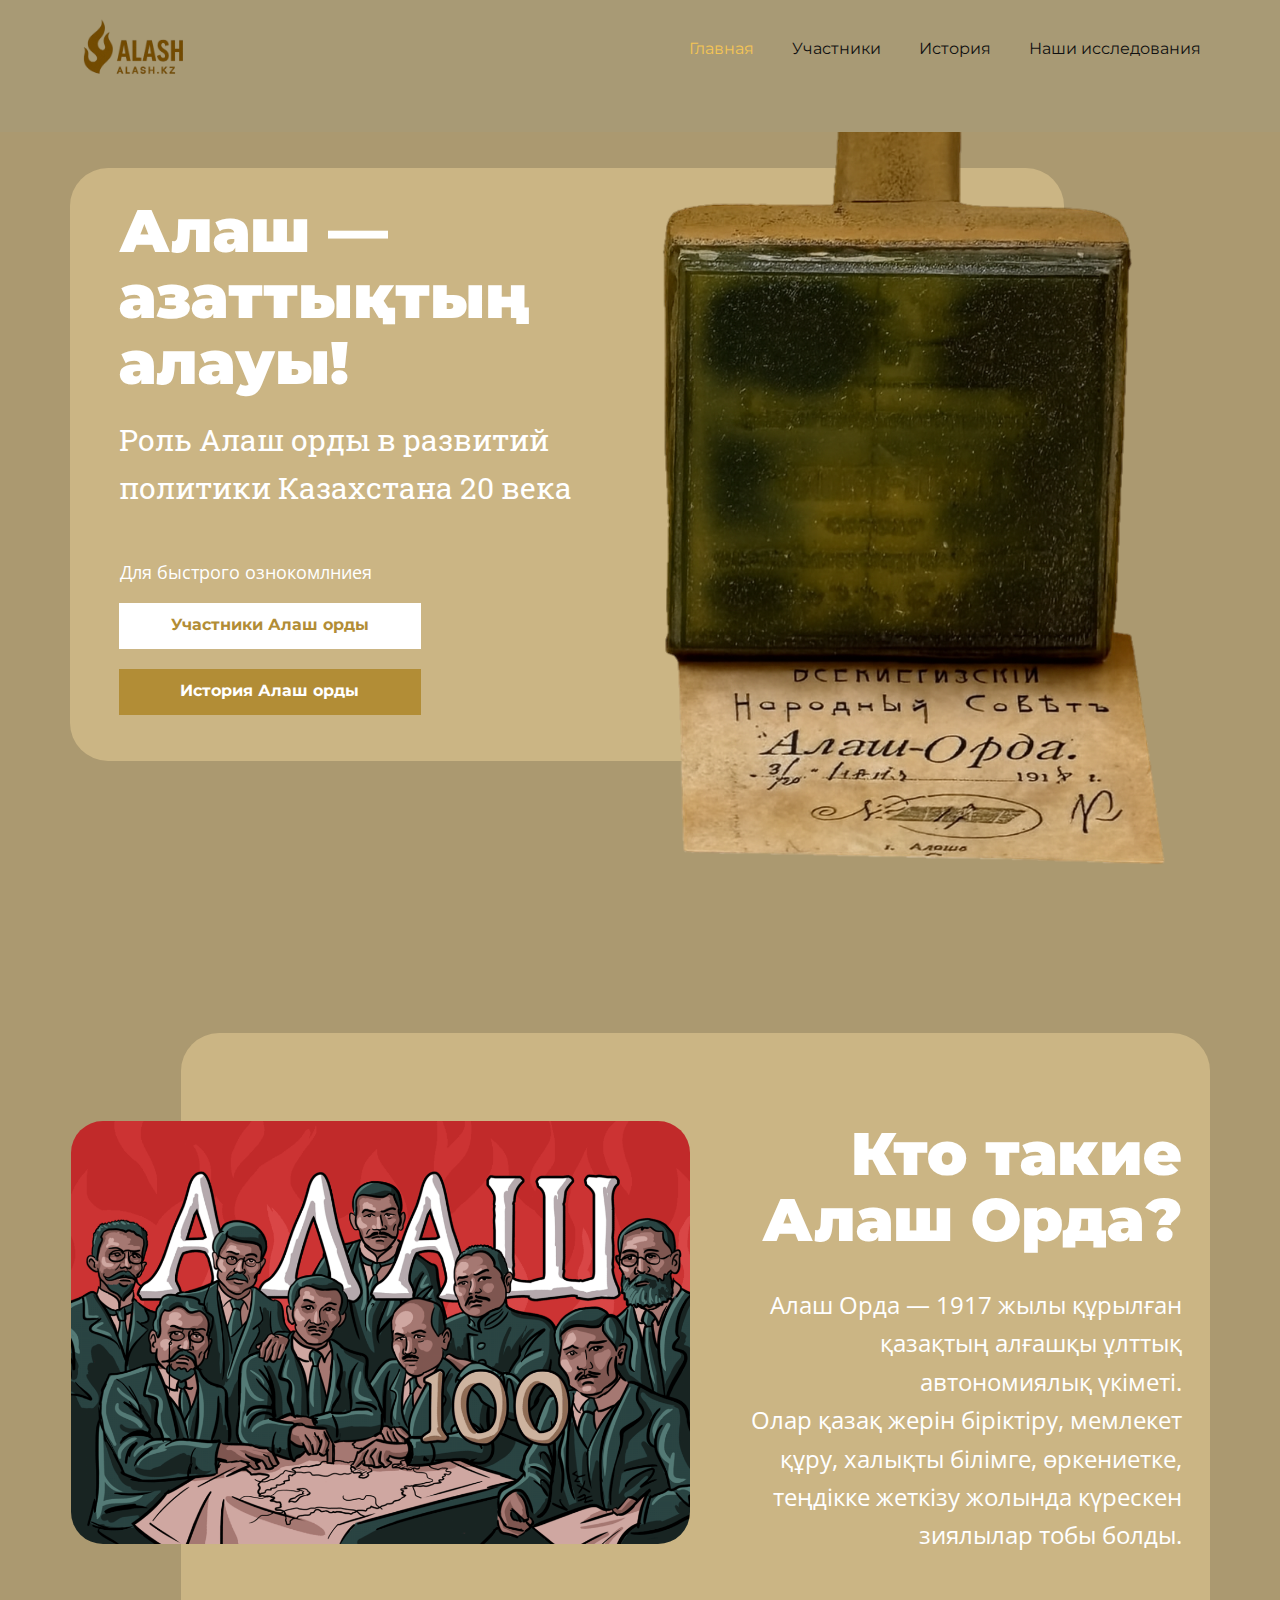
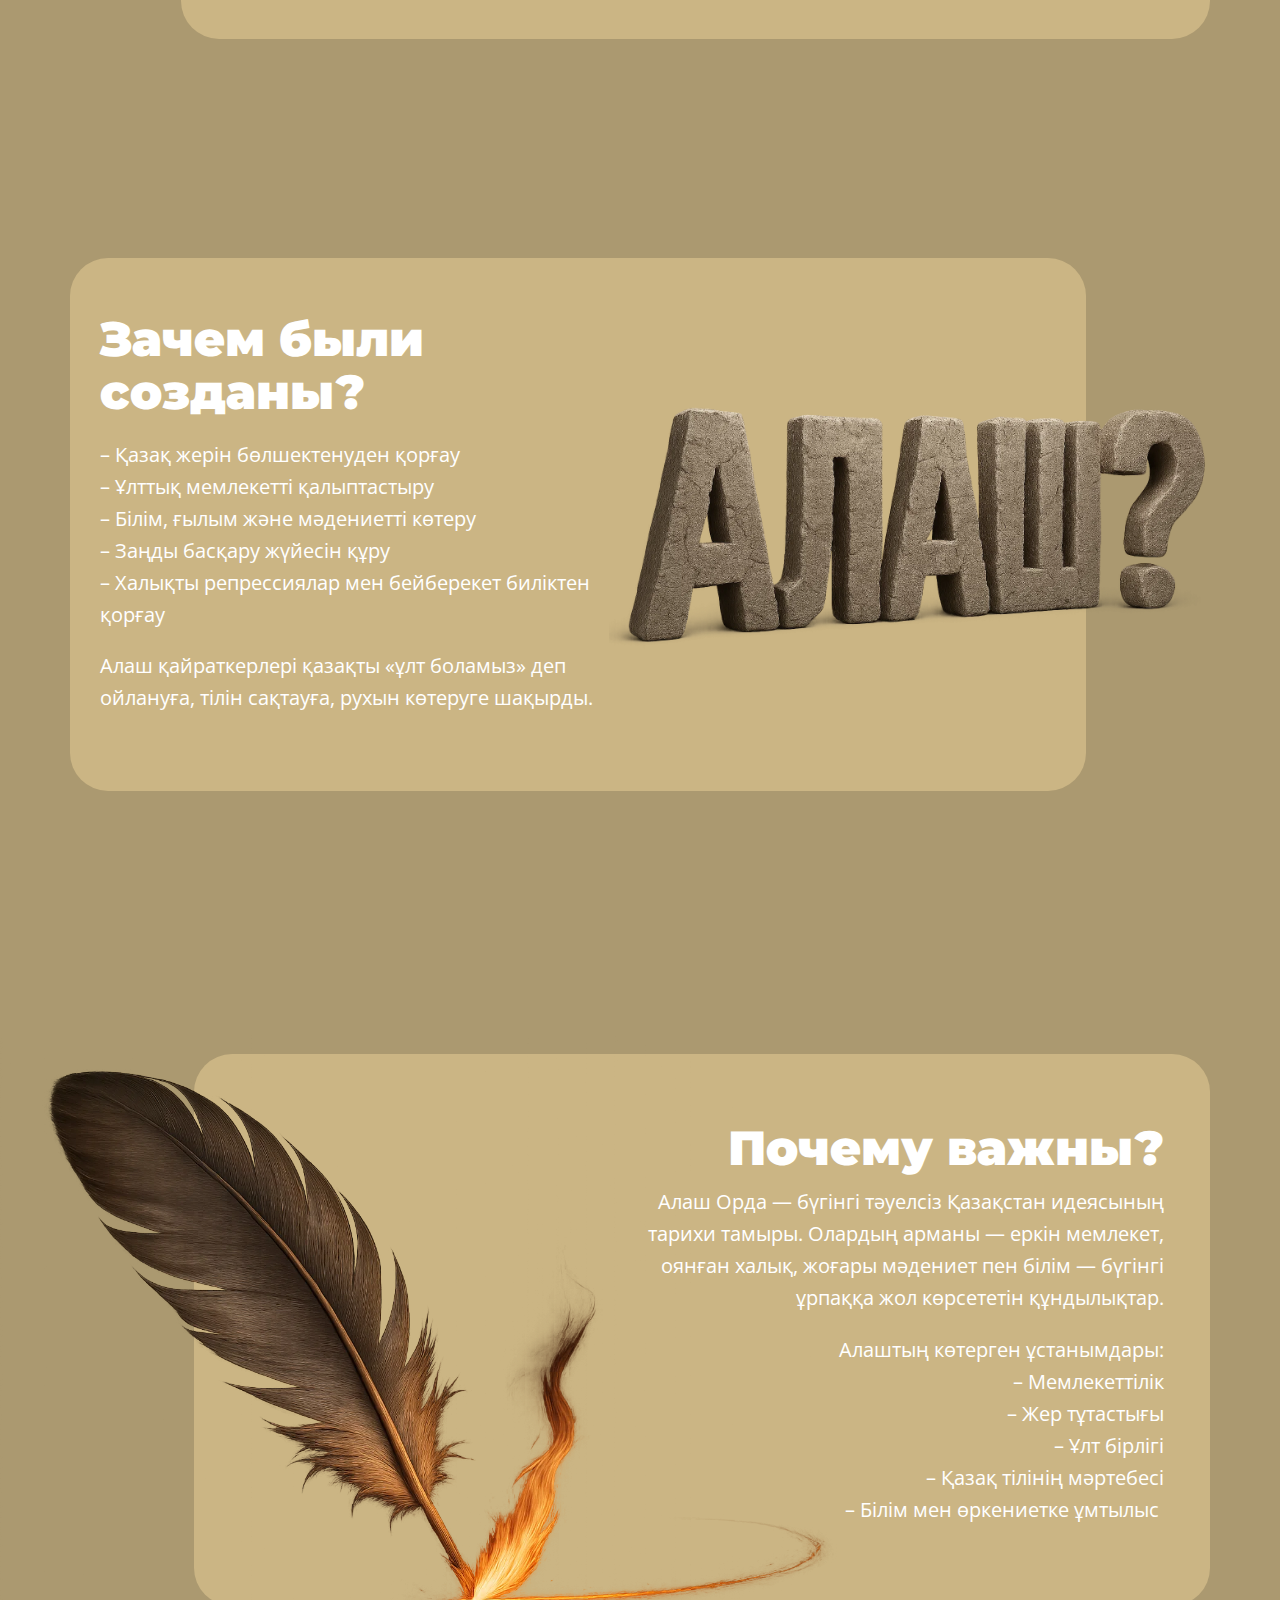
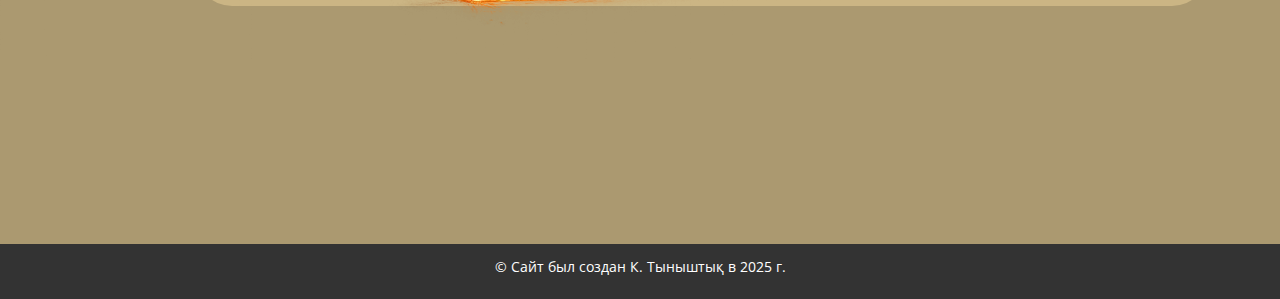
<file: index.html>
<!DOCTYPE html>
<html style="font-size: 16px;" lang="ru"><head>
    <meta name="viewport" content="width=device-width, initial-scale=1.0">
    <meta charset="utf-8">
    <meta name="keywords" content="Создание цифровых продуктов и брендов., Работайте с инструментами, которые вы уже используете, Мы инвестируем в мировой потенциал, Нам доверяют более 600 миллионов пользователей и 10 000 команд, Разработано для бизнес-команд, подобных вашей, Факты и вопросы, Связаться с нами">
    <meta name="description" content="">
    <title>Главная</title>
    <link rel="stylesheet" href="nicepage.css" media="screen">
<link rel="stylesheet" href="index.css" media="screen">
    <script class="u-script" type="text/javascript" src="jquery.js" defer=""></script>
    <script class="u-script" type="text/javascript" src="nicepage.js" defer=""></script>
    <meta name="generator" content="Nicepage 8.0.6, nicepage.com">
    
    
    
    
    
    
    <link id="u-page-google-font" rel="stylesheet" href="https://fonts.googleapis.com/css2?display=swap&amp;family=Roboto:ital,wght@0,100;0,200;0,300;0,400;0,500;0,600;0,700;0,800;0,900;1,100;1,200;1,300;1,400;1,500;1,600;1,700;1,800;1,900&amp;family=Open+Sans:ital,wght@0,300;0,400;0,500;0,600;0,700;0,800;1,300;1,400;1,500;1,600;1,700;1,800&amp;family=Montserrat:ital,wght@0,100;0,200;0,300;0,400;0,500;0,600;0,700;0,800;0,900;1,100;1,200;1,300;1,400;1,500;1,600;1,700;1,800;1,900&amp;family=Roboto+Slab:wght@100;200;300;400;500;600;700;800;900">
    <script type="application/ld+json">{
		"@context": "http://schema.org",
		"@type": "Organization",
		"name": "",
		"logo": "images/2025-11-2615_05_33-no-bg-previewcarve.photos.png"
}</script>
    <meta name="theme-color" content="#411ae7">
    <meta property="og:title" content="Главная">
    <meta property="og:type" content="website">
  <meta data-intl-tel-input-cdn-path="intlTelInput/"></head>
  <body data-home-page="Главная.html" data-home-page-title="Главная" data-path-to-root="./" data-include-products="false" class="u-body u-clearfix u-overlap u-overlap-contrast u-overlap-transparent u-xl-mode" data-lang="ru"><header class="u-clearfix u-header u-sticky u-sticky-aa72 u-header" id="sec-204b"><div class="u-clearfix u-sheet u-sheet-1">
        <nav class="u-menu u-menu-one-level u-offcanvas u-menu-1" data-responsive-from="MD" role="navigation">
          <div class="menu-collapse u-custom-font u-font-montserrat" style="font-size: 1rem; letter-spacing: 0px; font-weight: 700;">
            <a class="u-button-style u-custom-left-right-menu-spacing u-custom-padding-bottom u-custom-text-active-color u-custom-text-color u-custom-text-hover-color u-custom-top-bottom-menu-spacing u-hamburger-link u-nav-link u-text-active-palette-1-base u-text-hover-palette-3-base u-hamburger-link-1" href="#" tabindex="-1" aria-label="Open menu" aria-controls="4bd5">
              <svg class="u-svg-link" viewBox="0 0 24 24"><use xlink:href="#menu-hamburger"></use></svg>
              <svg class="u-svg-content" version="1.1" id="menu-hamburger" viewBox="0 0 16 16" x="0px" y="0px" xmlns:xlink="http://www.w3.org/1999/xlink" xmlns="http://www.w3.org/2000/svg"><g><rect y="1" width="16" height="2"></rect><rect y="7" width="16" height="2"></rect><rect y="13" width="16" height="2"></rect>
</g></svg>
            </a>
          </div>
          <div class="u-custom-menu u-nav-container">
            <ul class="u-custom-font u-font-montserrat u-nav u-spacing-20 u-unstyled u-nav-1" role="menubar"><li role="none" class="u-nav-item"><a role="menuitem" class="u-button-style u-nav-link u-text-active-palette-3-light-1 u-text-body-color u-text-hover-custom-color-4" href="index.html" style="padding: 10px 9px;">Главная</a>
</li><li role="none" class="u-nav-item"><a role="menuitem" class="u-button-style u-nav-link u-text-active-palette-3-light-1 u-text-body-color u-text-hover-custom-color-4" href="Участники.html" style="padding: 10px 9px;">Участники</a>
</li><li role="none" class="u-nav-item"><a role="menuitem" class="u-button-style u-nav-link u-text-active-palette-3-light-1 u-text-body-color u-text-hover-custom-color-4" href="История.html" style="padding: 10px 9px;">История</a>
</li><li role="none" class="u-nav-item"><a role="menuitem" class="u-button-style u-nav-link u-text-active-palette-3-light-1 u-text-body-color u-text-hover-custom-color-4" href="Наши-исследования.html" style="padding: 10px 9px;">Наши исследования</a>
</li></ul>
          </div>
          <div class="u-custom-menu u-nav-container-collapse" id="4bd5" role="region" aria-label="Menu panel">
            <div class="u-black u-container-style u-inner-container-layout u-opacity u-opacity-95 u-sidenav">
              <div class="u-inner-container-layout u-sidenav-overflow">
                <div class="u-menu-close" tabindex="-1" aria-label="Close menu"></div>
                <ul class="u-align-center u-nav u-popupmenu-items u-unstyled u-nav-2" role="menubar"><li role="none" class="u-nav-item"><a role="menuitem" class="u-button-style u-nav-link" href="index.html">Главная</a>
</li><li role="none" class="u-nav-item"><a role="menuitem" class="u-button-style u-nav-link" href="Участники.html">Участники</a>
</li><li role="none" class="u-nav-item"><a role="menuitem" class="u-button-style u-nav-link" href="История.html">История</a>
</li><li role="none" class="u-nav-item"><a role="menuitem" class="u-button-style u-nav-link" href="Наши-исследования.html">Наши исследования</a>
</li></ul>
              </div>
            </div>
            <div class="u-black u-menu-overlay u-opacity u-opacity-70"></div>
          </div>
          <style class="menu-style">@media (max-width: 939px) {
                    [data-responsive-from="MD"] .u-nav-container {
                        display: none;
                    }
                    [data-responsive-from="MD"] .menu-collapse {
                        display: block;
                    }
                }</style>
        </nav>
        <a href="" class="u-image u-logo u-image-1" data-image-width="1280" data-image-height="700">
          <img src="images/2025-11-2615_05_33-no-bg-previewcarve.photos.png" class="u-logo-image u-logo-image-1">
        </a>
      </div></header>
    <section class="u-clearfix u-custom-color-1 u-section-1" id="sec-a7f7">
      <div class="u-clearfix u-sheet u-valign-bottom-lg u-valign-bottom-md u-valign-bottom-sm u-sheet-1">
        <div class="data-layout-selected u-clearfix u-expanded-width u-layout-wrap u-layout-wrap-1">
          <div class="u-layout">
            <div class="u-layout-row">
              <div class="u-container-style u-layout-cell u-size-30 u-layout-cell-1">
                <div class="u-container-layout u-valign-top-lg u-valign-top-md u-valign-top-sm u-valign-top-xl u-container-layout-1">
                  <div class="u-container-align-center u-container-style u-custom-color-3 u-group u-radius u-group-1">
                    <div class="u-container-layout u-container-layout-2"></div>
                  </div>
                  <h1 class="u-text u-text-white u-text-1"> Алаш — азаттықтың алауы! </h1>
                  <p class="u-custom-font u-font-roboto-slab u-text u-text-2">Роль Алаш орды в развитий политики Казахстана 20 века</p>
                  <p class="u-text u-text-default u-text-3">Для быстрого ознокомлниея </p>
                  <a href="Участники.html" data-page-id="2745528738" class="u-border-2 u-border-hover-grey-40 u-btn u-button-style u-custom-font u-font-montserrat u-text-palette-3-dark-1 u-white u-btn-1" title="Қайраткерлер" target="_blank">Участники Алаш орды </a>
                  <a href="История.html" data-page-id="44206303" class="u-border-1 u-border-hover-grey-40 u-btn u-button-style u-custom-color-4 u-custom-font u-font-montserrat u-text-white u-btn-2" title="История" target="_blank">История Алаш орды </a>
                </div>
              </div>
              <div class="u-container-style u-layout-cell u-shape-rectangle u-size-30 u-layout-cell-2">
                <div class="u-container-layout u-valign-bottom u-container-layout-3">
                  <img class="u-image u-image-contain u-image-default u-image-1" src="images/1764148326798.png" alt="" data-image-width="736" data-image-height="1105">
                </div>
              </div>
            </div>
          </div>
        </div>
      </div>
    </section>
    <section class="u-clearfix u-custom-color-1 u-section-2" id="sec-c5ed">
      <div class="u-clearfix u-sheet u-valign-middle-lg u-valign-middle-md u-valign-middle-xl u-sheet-1">
        <div class="custom-expanded data-layout-selected u-align-left-xs u-clearfix u-expanded-width-lg u-expanded-width-md u-expanded-width-sm u-expanded-width-xl u-layout-wrap u-layout-wrap-1">
          <div class="u-layout">
            <div class="u-layout-row">
              <div class="u-container-style u-layout-cell u-size-30 u-layout-cell-1">
                <div class="u-container-layout u-container-layout-1">
                  <div class="custom-expanded u-custom-color-3 u-radius u-shape u-shape-round u-shape-1"></div>
                  <img class="custom-expanded u-image u-image-round u-radius u-image-1" src="images/image.png" alt="" data-image-width="1160" data-image-height="773">
                </div>
              </div>
              <div class="u-align-right u-container-align-right u-container-align-right-lg u-container-align-right-md u-container-align-right-sm u-container-align-right-xl u-container-style u-layout-cell u-size-30 u-layout-cell-2">
                <div class="u-container-layout u-container-layout-2">
                  <h1 class="u-text u-text-1"> Кто такие Алаш Орда?</h1>
                  <p class="u-text u-text-2"> Алаш Орда — 1917 жылы құрылған қазақтың алғашқы ұлттық автономиялық үкіметі.<br> Олар қазақ жерін біріктіру, мемлекет құру, халықты білімге, өркениетке, теңдікке жеткізу жолында күрескен зиялылар тобы болды.
                  </p>
                </div>
              </div>
            </div>
          </div>
        </div>
      </div>
    </section>
    <section class="u-clearfix u-custom-color-1 u-section-3" id="carousel_4db1">
      <div class="u-clearfix u-sheet u-valign-bottom-xs u-valign-middle-lg u-valign-middle-xl u-sheet-1">
        <div class="data-layout-selected u-clearfix u-expanded-width u-layout-wrap u-layout-wrap-1">
          <div class="u-layout">
            <div class="u-layout-row">
              <div class="u-container-style u-layout-cell u-size-30 u-layout-cell-1">
                <div class="u-container-layout u-valign-middle-lg u-valign-middle-md u-valign-middle-sm u-container-layout-1">
                  <div class="u-custom-color-3 u-expanded-width-xs u-radius u-shape u-shape-round u-shape-1"></div>
                  <h2 class="u-align-left u-text u-text-default-lg u-text-default-md u-text-default-sm u-text-default-xl u-text-1"> Зачем были созданы? </h2>
                  <p class="u-align-left u-text u-text-2"> – Қазақ жерін бөлшектенуден қорғау<br> – Ұлттық мемлекетті қалыптастыру<br> – Білім, ғылым және мәдениетті көтеру<br> – Заңды басқару жүйесін құру<br> – Халықты репрессиялар мен бейберекет биліктен қорғау
                  </p>
                  <p class="u-align-left u-text u-text-3"> Алаш қайраткерлері қазақты «ұлт боламыз» деп ойлануға, тілін сақтауға, рухын көтеруге шақырды.</p>
                </div>
              </div>
              <div class="u-container-style u-layout-cell u-size-30 u-layout-cell-2">
                <div class="u-container-layout u-valign-middle-sm u-valign-top-lg u-valign-top-md u-valign-top-xl u-container-layout-2">
                  <img class="u-image u-image-contain u-image-default u-image-1" src="images/task_01kb0epb4ke0ja2ktx9p7337gc_1764173279_img_1.webp" alt="" data-image-width="1536" data-image-height="1024">
                </div>
              </div>
            </div>
          </div>
        </div>
      </div>
    </section>
    <section class="u-clearfix u-custom-color-1 u-section-4" id="carousel_6123">
      <div class="u-clearfix u-sheet u-valign-middle-lg u-sheet-1">
        <div class="data-layout-selected u-clearfix u-expanded-width u-layout-wrap u-layout-wrap-1">
          <div class="u-layout">
            <div class="u-layout-row">
              <div class="u-container-style u-layout-cell u-size-30 u-layout-cell-1">
                <div class="u-container-layout u-valign-middle-lg u-valign-top-md u-valign-top-sm u-container-layout-1">
                  <div class="u-custom-color-3 u-expanded-width-xs u-radius u-shape u-shape-round u-shape-1"></div>
                  <img class="custom-expanded u-image u-image-1" src="images/task_01kb0fhsf4e9ds0793gtmwn4te_1764174175_img_0.webp" data-image-width="1536" data-image-height="1024">
                </div>
              </div>
              <div class="u-align-right u-container-align-right u-container-align-right-lg u-container-align-right-md u-container-align-right-sm u-container-align-right-xl u-container-style u-layout-cell u-size-30 u-layout-cell-2">
                <div class="u-container-layout u-valign-bottom-lg u-valign-bottom-md u-valign-bottom-sm u-container-layout-2">
                  <h2 class="u-text u-text-default u-text-1"> Почему важны? </h2>
                  <p class="u-text u-text-2"> Алаш Орда — бүгінгі тәуелсіз Қазақстан идеясының тарихи тамыры. Олардың арманы — еркін мемлекет, оянған халық, жоғары мәдениет пен білім — бүгінгі ұрпаққа жол көрсететін құндылықтар.</p>
                  <p class="u-text u-text-3"> Алаштың көтерген ұстанымдары:<br> – Мемлекеттілік<br> – Жер тұтастығы<br> – Ұлт бірлігі<br> – Қазақ тілінің мәртебесі<br> – Білім мен өркениетке ұмтылыс&nbsp;
                  </p>
                </div>
              </div>
            </div>
          </div>
        </div>
      </div>
    </section>
    <style class="u-overlap-style">.u-overlap:not(.u-sticky-scroll) .u-header {
background-color: var(--color-var) !important; --color-var: #a89a75 !important
}</style>
    
    
    
    <footer class="u-align-center u-clearfix u-container-align-center u-footer u-grey-80 u-footer" id="sec-9d95"><div class="u-clearfix u-sheet u-valign-middle-lg u-valign-middle-md u-valign-middle-sm u-valign-middle-xs u-sheet-1">
        <p class="u-small-text u-text u-text-variant u-text-1">© Сайт был создан К. Тыныштық в 2025 г. </p>
      </div></footer>
    </section><span style="height: 64px; width: 64px; margin-left: 0px; margin-right: auto; margin-top: 0px; right: 30px; bottom: 95px; padding: 14px;" class="u-back-to-top u-border-2 u-border-palette-3-light-2 u-hidden-md u-hidden-sm u-hidden-xs u-icon u-icon-circle u-opacity u-opacity-80 u-text-palette-3-light-2" data-href="#"><svg class="u-svg-link" preserveAspectRatio="xMidYMin slice" viewBox="0 0 551.13 551.13"><use xmlns:xlink="http://www.w3.org/1999/xlink" xlink:href="#svg-1d98"></use></svg><svg class="u-svg-content" enable-background="new 0 0 551.13 551.13" viewBox="0 0 551.13 551.13" xmlns="http://www.w3.org/2000/svg" id="svg-1d98"><path d="m275.565 189.451 223.897 223.897h51.668l-275.565-275.565-275.565 275.565h51.668z"></path></svg></span>
  
</body></html>
</file>
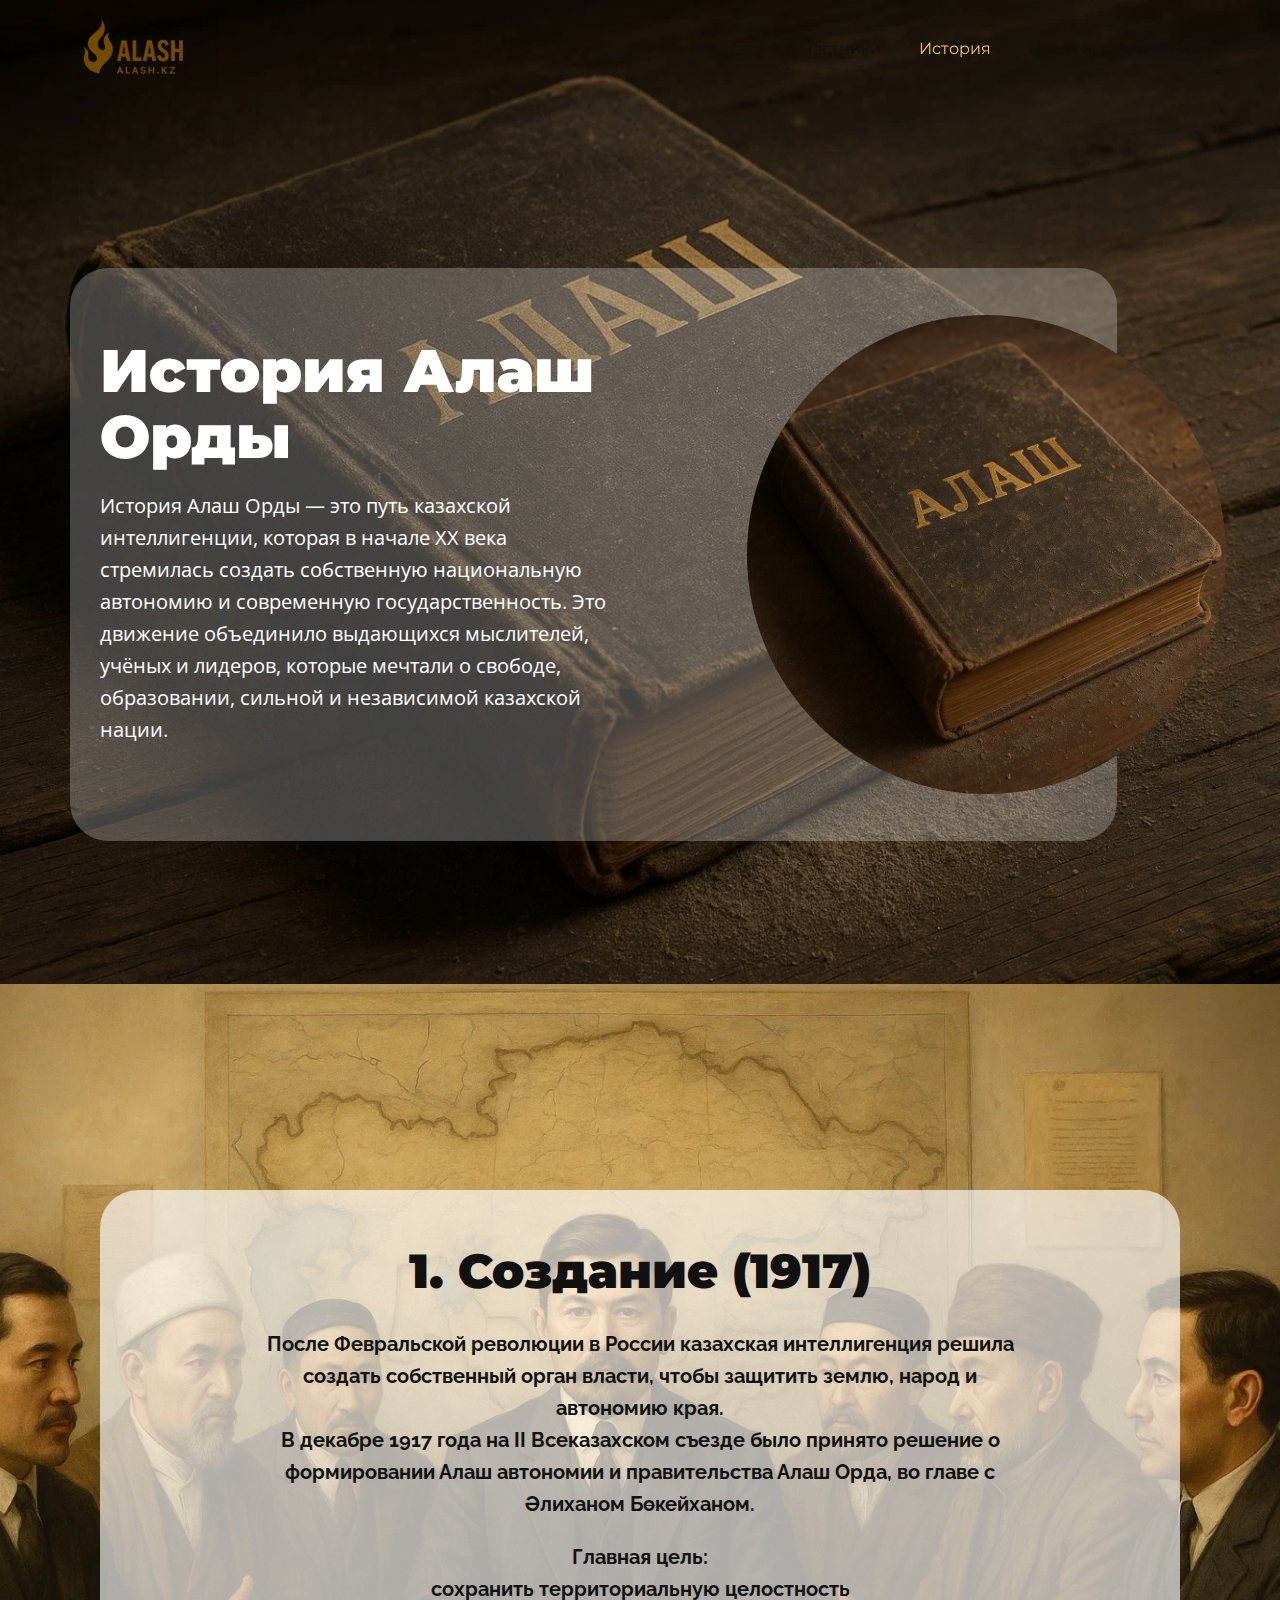
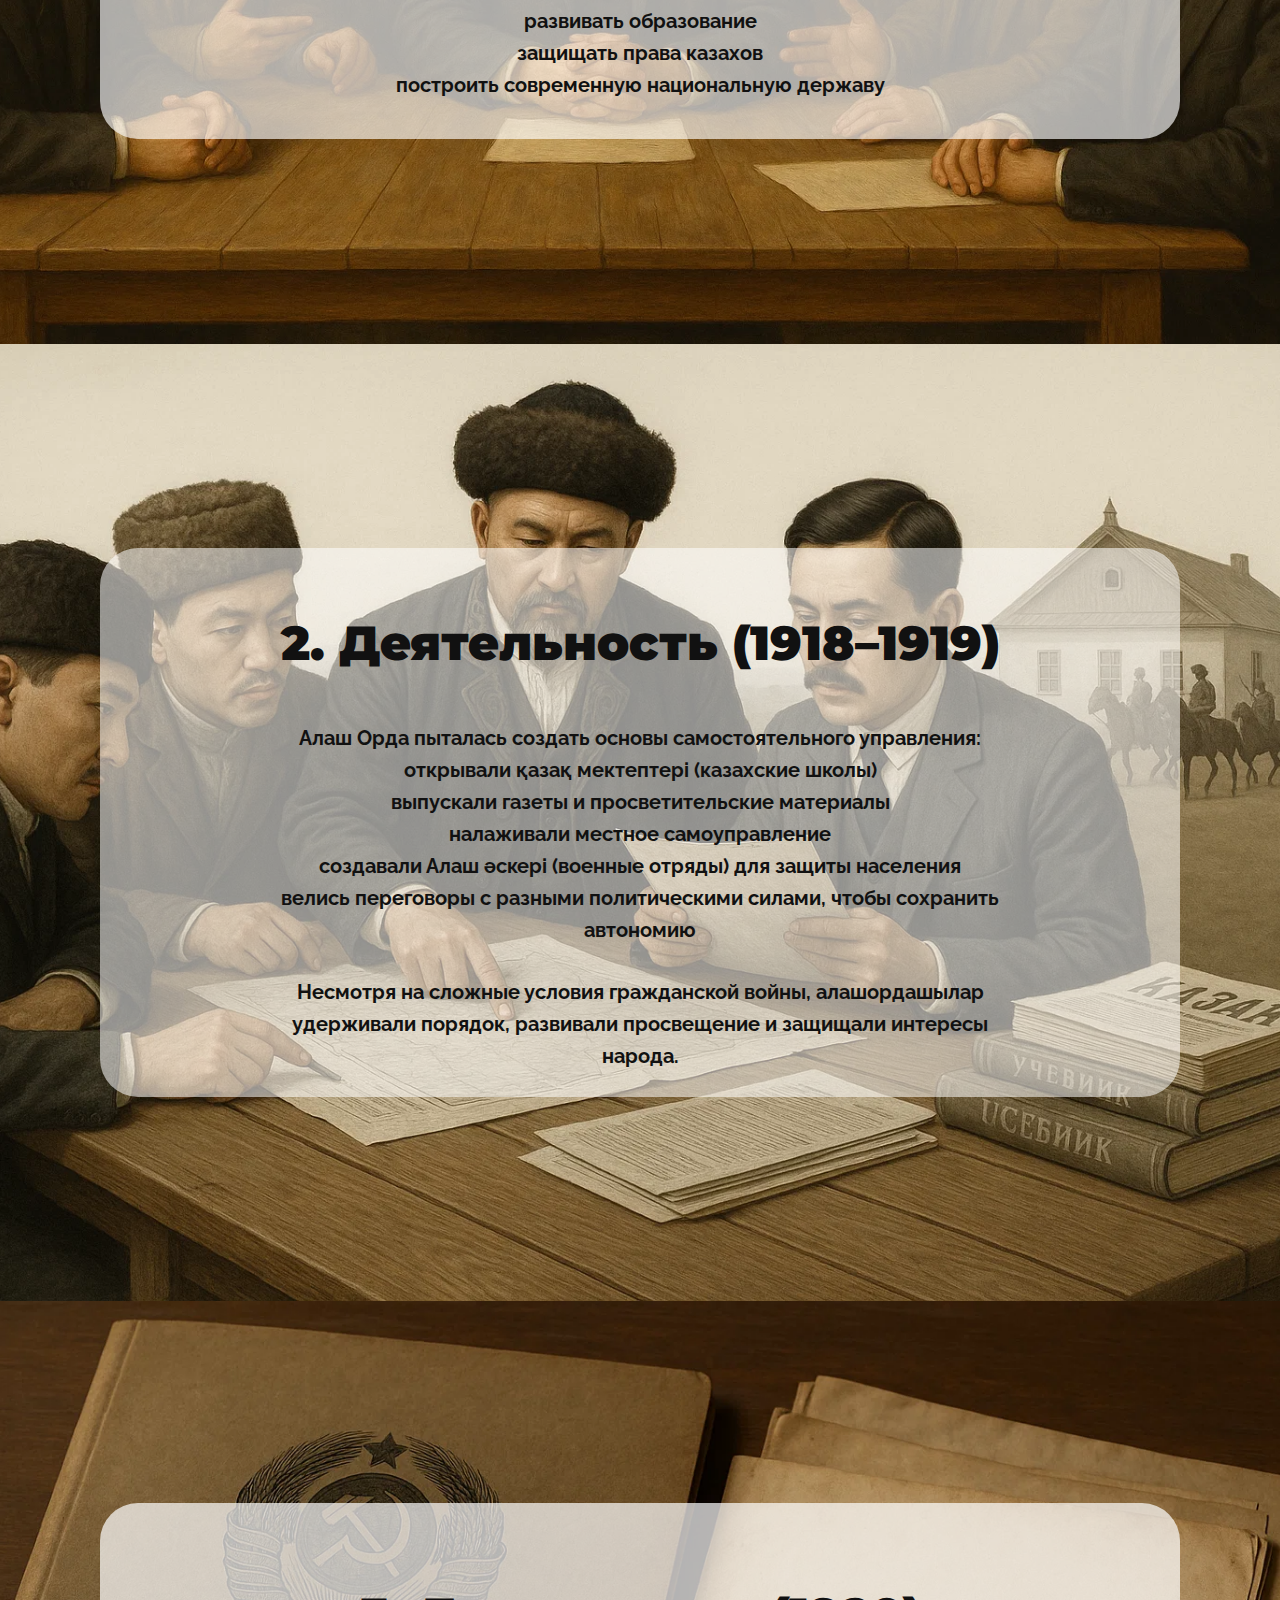
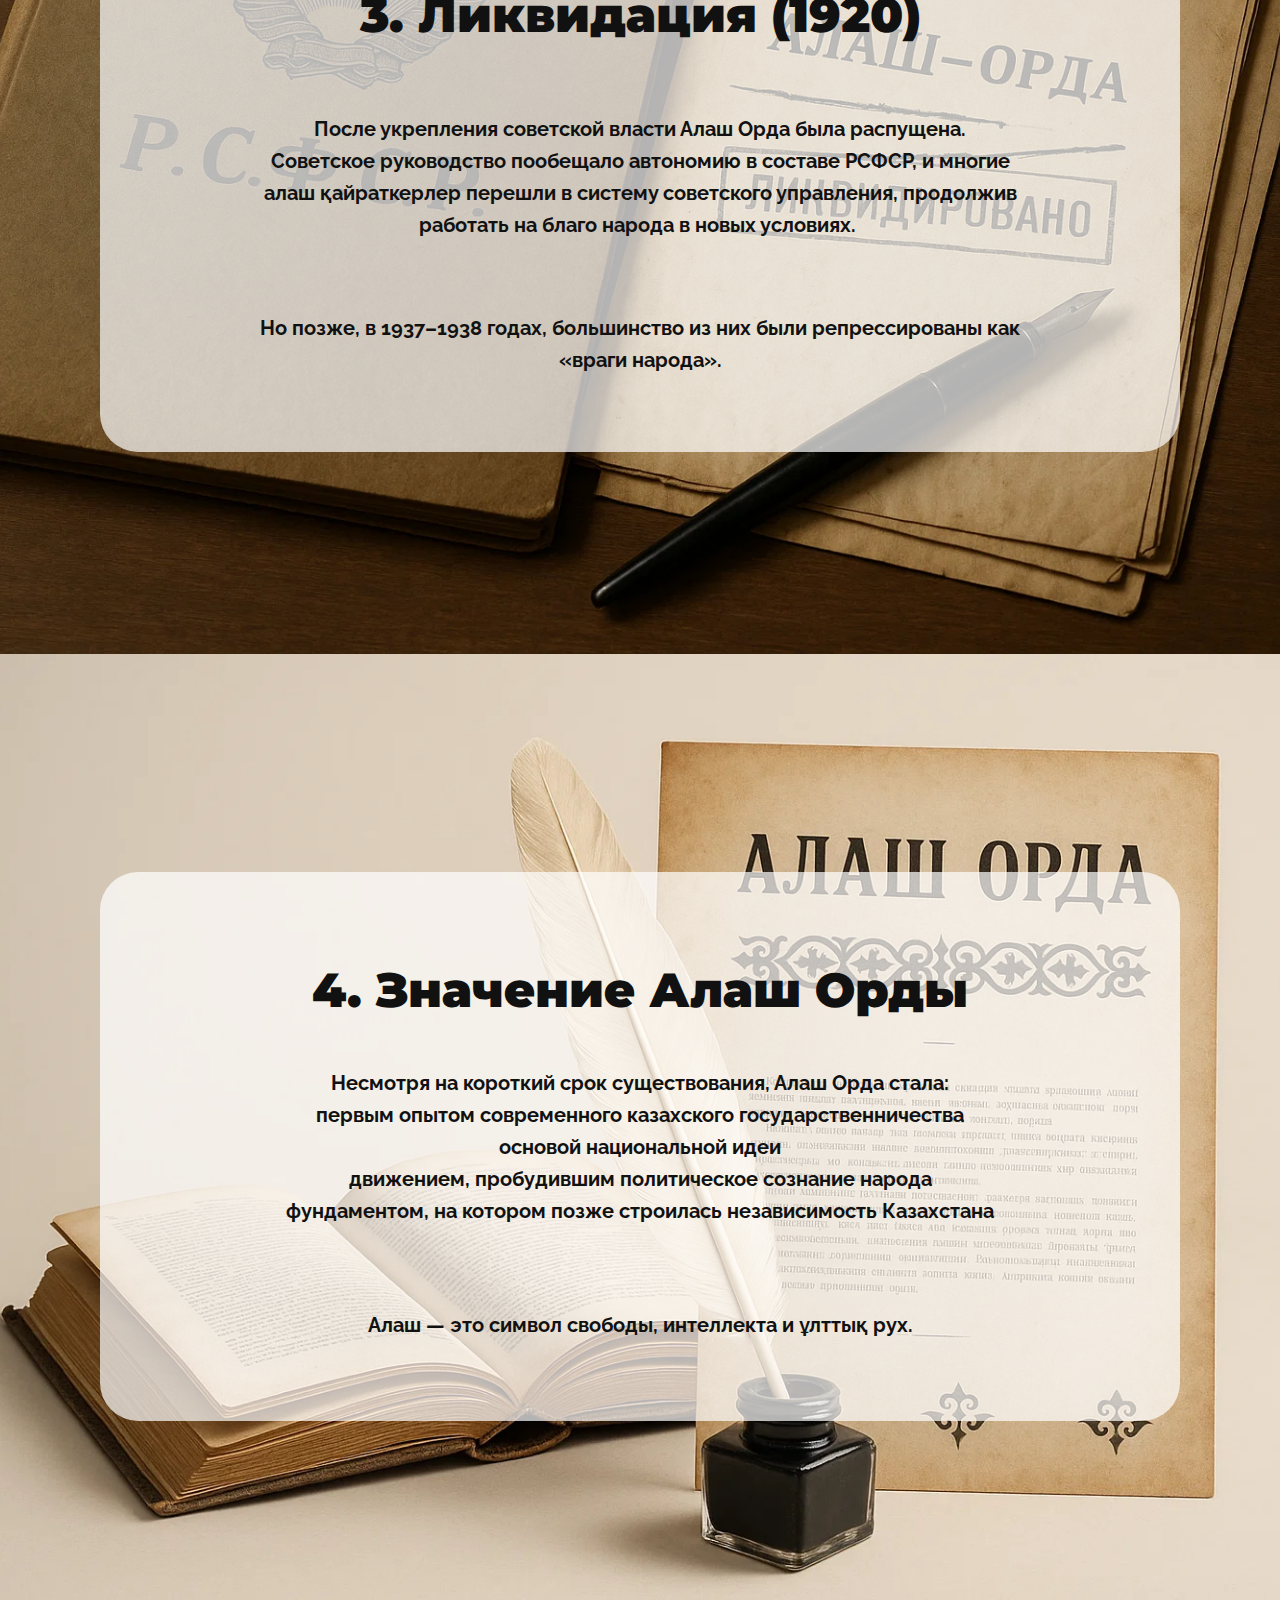
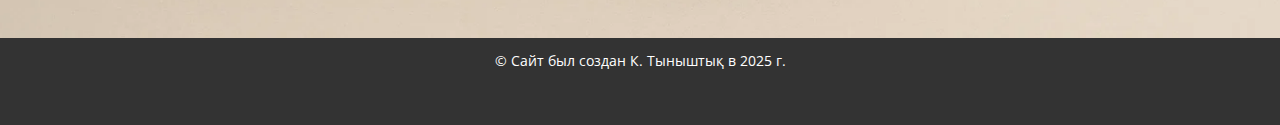
<file: История.html>
<!DOCTYPE html>
<html style="font-size: 16px;" lang="ru"><head>
    <meta name="viewport" content="width=device-width, initial-scale=1.0">
    <meta charset="utf-8">
    <meta name="keywords" content="Наши контакты, Начните бесплатную пробную версию сегодня, Связаться с нами">
    <meta name="description" content="">
    <title>История</title>
    <link rel="stylesheet" href="nicepage.css" media="screen">
<link rel="stylesheet" href="История.css" media="screen">
    <script class="u-script" type="text/javascript" src="jquery.js" defer=""></script>
    <script class="u-script" type="text/javascript" src="nicepage.js" defer=""></script>
    <meta name="generator" content="Nicepage 8.0.6, nicepage.com">
    
    
    
    
    
    
    
    <link id="u-page-google-font" rel="stylesheet" href="https://fonts.googleapis.com/css2?display=swap&amp;family=Roboto:ital,wght@0,100;0,200;0,300;0,400;0,500;0,600;0,700;0,800;0,900;1,100;1,200;1,300;1,400;1,500;1,600;1,700;1,800;1,900&amp;family=Open+Sans:ital,wght@0,300;0,400;0,500;0,600;0,700;0,800;1,300;1,400;1,500;1,600;1,700;1,800&amp;family=Montserrat:ital,wght@0,100;0,200;0,300;0,400;0,500;0,600;0,700;0,800;0,900;1,100;1,200;1,300;1,400;1,500;1,600;1,700;1,800;1,900&amp;family=Raleway:ital,wght@0,100;0,200;0,300;0,400;0,500;0,600;0,700;0,800;0,900;1,100;1,200;1,300;1,400;1,500;1,600;1,700;1,800;1,900">
    <script type="application/ld+json">{
		"@context": "http://schema.org",
		"@type": "Organization",
		"name": "",
		"logo": "images/2025-11-2615_05_33-no-bg-previewcarve.photos.png"
}</script>
    <meta name="theme-color" content="#411ae7">
    <meta property="og:title" content="История">
    <meta property="og:type" content="website">
  <meta data-intl-tel-input-cdn-path="intlTelInput/"></head>
  <body data-path-to-root="./" data-include-products="false" class="u-body u-clearfix u-overlap u-overlap-contrast u-overlap-transparent u-xl-mode" data-lang="ru"><header class="u-clearfix u-header u-sticky u-sticky-aa72 u-header" id="sec-204b"><div class="u-clearfix u-sheet u-sheet-1">
        <nav class="u-menu u-menu-one-level u-offcanvas u-menu-1" data-responsive-from="MD" role="navigation">
          <div class="menu-collapse u-custom-font u-font-montserrat" style="font-size: 1rem; letter-spacing: 0px; font-weight: 700;">
            <a class="u-button-style u-custom-left-right-menu-spacing u-custom-padding-bottom u-custom-text-active-color u-custom-text-color u-custom-text-hover-color u-custom-top-bottom-menu-spacing u-hamburger-link u-nav-link u-text-active-palette-1-base u-text-hover-palette-3-base u-hamburger-link-1" href="#" tabindex="-1" aria-label="Open menu" aria-controls="4bd5">
              <svg class="u-svg-link" viewBox="0 0 24 24"><use xlink:href="#menu-hamburger"></use></svg>
              <svg class="u-svg-content" version="1.1" id="menu-hamburger" viewBox="0 0 16 16" x="0px" y="0px" xmlns:xlink="http://www.w3.org/1999/xlink" xmlns="http://www.w3.org/2000/svg"><g><rect y="1" width="16" height="2"></rect><rect y="7" width="16" height="2"></rect><rect y="13" width="16" height="2"></rect>
</g></svg>
            </a>
          </div>
          <div class="u-custom-menu u-nav-container">
            <ul class="u-custom-font u-font-montserrat u-nav u-spacing-20 u-unstyled u-nav-1" role="menubar"><li role="none" class="u-nav-item"><a role="menuitem" class="u-button-style u-nav-link u-text-active-palette-3-light-1 u-text-body-color u-text-hover-custom-color-4" href="index.html" style="padding: 10px 9px;">Главная</a>
</li><li role="none" class="u-nav-item"><a role="menuitem" class="u-button-style u-nav-link u-text-active-palette-3-light-1 u-text-body-color u-text-hover-custom-color-4" href="Участники.html" style="padding: 10px 9px;">Участники</a>
</li><li role="none" class="u-nav-item"><a role="menuitem" class="u-button-style u-nav-link u-text-active-palette-3-light-1 u-text-body-color u-text-hover-custom-color-4" href="История.html" style="padding: 10px 9px;">История</a>
</li><li role="none" class="u-nav-item"><a role="menuitem" class="u-button-style u-nav-link u-text-active-palette-3-light-1 u-text-body-color u-text-hover-custom-color-4" href="Наши-исследования.html" style="padding: 10px 9px;">Наши исследования</a>
</li></ul>
          </div>
          <div class="u-custom-menu u-nav-container-collapse" id="4bd5" role="region" aria-label="Menu panel">
            <div class="u-black u-container-style u-inner-container-layout u-opacity u-opacity-95 u-sidenav">
              <div class="u-inner-container-layout u-sidenav-overflow">
                <div class="u-menu-close" tabindex="-1" aria-label="Close menu"></div>
                <ul class="u-align-center u-nav u-popupmenu-items u-unstyled u-nav-2" role="menubar"><li role="none" class="u-nav-item"><a role="menuitem" class="u-button-style u-nav-link" href="index.html">Главная</a>
</li><li role="none" class="u-nav-item"><a role="menuitem" class="u-button-style u-nav-link" href="Участники.html">Участники</a>
</li><li role="none" class="u-nav-item"><a role="menuitem" class="u-button-style u-nav-link" href="История.html">История</a>
</li><li role="none" class="u-nav-item"><a role="menuitem" class="u-button-style u-nav-link" href="Наши-исследования.html">Наши исследования</a>
</li></ul>
              </div>
            </div>
            <div class="u-black u-menu-overlay u-opacity u-opacity-70"></div>
          </div>
          <style class="menu-style">@media (max-width: 939px) {
                    [data-responsive-from="MD"] .u-nav-container {
                        display: none;
                    }
                    [data-responsive-from="MD"] .menu-collapse {
                        display: block;
                    }
                }</style>
        </nav>
        <a href="" class="u-image u-logo u-image-1" data-image-width="1280" data-image-height="700">
          <img src="images/2025-11-2615_05_33-no-bg-previewcarve.photos.png" class="u-logo-image u-logo-image-1">
        </a>
      </div></header>
    <section class="u-clearfix u-image u-shading u-section-1" id="sec-edbd" data-image-width="1536" data-image-height="1024">
      <div class="u-clearfix u-sheet u-valign-middle-lg u-valign-middle-md u-valign-middle-sm u-sheet-1">
        <div class="data-layout-selected u-clearfix u-expanded-width u-layout-wrap u-layout-wrap-1">
          <div class="u-layout">
            <div class="u-layout-row">
              <div class="u-container-style u-layout-cell u-size-30 u-layout-cell-1">
                <div class="u-container-layout u-valign-top u-container-layout-1"></div>
              </div>
              <div class="u-align-left-xs u-container-style u-layout-cell u-size-30 u-layout-cell-2">
                <div class="u-container-layout u-container-layout-2">
                  <div class="u-expanded-width-xs u-opacity u-opacity-25 u-radius u-shape u-shape-round u-white u-shape-1"></div>
                  <h1 class="u-text u-text-default u-text-1"> История Алаш Орды </h1>
                  <div class="custom-expanded u-image u-image-circle u-image-1" alt="" data-image-width="1024" data-image-height="1024"></div>
                  <p class="u-text u-text-default-lg u-text-default-md u-text-default-sm u-text-default-xl u-text-2"> История Алаш Орды — это путь казахской интеллигенции, которая в начале XX века стремилась создать собственную национальную автономию и современную государственность. Это движение объединило выдающихся мыслителей, учёных и лидеров, которые мечтали о свободе, образовании, сильной и независимой казахской нации.</p>
                </div>
              </div>
            </div>
          </div>
        </div>
      </div>
    </section>
    <section class="u-clearfix u-image u-section-2" id="sec-6b60" data-image-width="1536" data-image-height="1024">
      <div class="u-clearfix u-sheet u-valign-middle-lg u-valign-middle-md u-valign-middle-sm u-valign-middle-xs u-sheet-1">
        <div class="u-expanded-width-xs u-opacity u-opacity-65 u-radius u-shape u-shape-round u-white u-shape-1"></div>
        <h2 class="u-align-center-lg u-align-center-md u-align-center-sm u-align-center-xl u-text u-text-default u-text-1"> 1. Создание (1917) </h2>
        <p class="u-align-center u-custom-font u-font-raleway u-text u-text-2"> После Февральской революции в России казахская интеллигенция решила создать собственный орган власти, чтобы защитить землю, народ и автономию края.<br> В декабре 1917 года на II Всеказахском съезде было принято решение о формировании Алаш автономии и правительства Алаш Орда, во главе с Әлиханом Бөкейханом.
        </p>
        <p class="u-align-center u-custom-font u-font-raleway u-text u-text-3"> Главная цель: <br> сохранить территориальную целостность <br> развивать образование <br> защищать права казахов <br> построить современную национальную державу
        </p>
      </div>
    </section>
    <section class="u-clearfix u-image u-section-3" id="sec-1c0e" data-image-width="1536" data-image-height="1024">
      <div class="u-clearfix u-sheet u-valign-middle-lg u-valign-middle-md u-valign-middle-sm u-valign-middle-xs u-sheet-1">
        <div class="u-expanded-width-xs u-opacity u-opacity-55 u-radius u-shape u-shape-round u-white u-shape-1"></div>
        <h2 class="u-align-center-lg u-align-center-md u-align-center-sm u-align-center-xl u-text u-text-default u-text-1"> 2. Деятельность (1918–1919) </h2>
        <p class="u-align-center u-custom-font u-font-raleway u-text u-text-2"> Алаш Орда пыталась создать основы самостоятельного управления: <br> открывали қазақ мектептері (казахские школы) <br> выпускали газеты и просветительские материалы <br> налаживали местное самоуправление <br> создавали Алаш әскері (военные отряды) для защиты населения <br> велись переговоры с разными политическими силами, чтобы сохранить автономию
        </p>
        <p class="u-align-center u-custom-font u-font-raleway u-text u-text-3"> Несмотря на сложные условия гражданской войны, алашордашылар удерживали порядок, развивали просвещение и защищали интересы народа.</p>
      </div>
    </section>
    <section class="u-clearfix u-image u-section-4" id="sec-2544" data-image-width="1536" data-image-height="1024">
      <div class="u-clearfix u-sheet u-valign-middle-lg u-valign-middle-md u-valign-middle-sm u-valign-middle-xs u-sheet-1">
        <div class="u-expanded-width-xs u-opacity u-opacity-70 u-radius u-shape u-shape-round u-white u-shape-1"></div>
        <h2 class="u-align-center-lg u-align-center-md u-align-center-sm u-align-center-xl u-text u-text-default u-text-1"> 3. Ликвидация (1920) </h2>
        <p class="u-align-center u-custom-font u-font-raleway u-text u-text-2"> После укрепления советской власти Алаш Орда была распущена.<br> Советское руководство пообещало автономию в составе РСФСР, и многие алаш қайраткерлер перешли в систему советского управления, продолжив работать на благо народа в новых условиях.&nbsp;
        </p>
        <p class="u-align-center u-custom-font u-font-raleway u-text u-text-3"> Но позже, в 1937–1938 годах, большинство из них были репрессированы как «враги народа».</p>
      </div>
    </section>
    <section class="u-clearfix u-image u-section-5" id="sec-c6c2" data-image-width="1536" data-image-height="1024">
      <div class="u-clearfix u-sheet u-valign-middle-lg u-valign-middle-md u-valign-middle-sm u-sheet-1">
        <div class="u-expanded-width-xs u-opacity u-opacity-70 u-radius u-shape u-shape-round u-white u-shape-1"></div>
        <h2 class="u-align-center u-text u-text-default u-text-1"> 4. Значение Алаш Орды </h2>
        <p class="u-align-center u-custom-font u-font-raleway u-text u-text-2"> Несмотря на короткий срок существования, Алаш Орда стала: <br> первым опытом современного казахского государственничества <br> основой национальной идеи <br> движением, пробудившим политическое сознание народа <br> фундаментом, на котором позже строилась независимость Казахстана
        </p>
        <p class="u-align-center u-custom-font u-font-raleway u-text u-text-3"> Алаш — это символ свободы, интеллекта и ұлттық рух.</p>
      </div>
    </section>
    
    
    
    <footer class="u-align-center u-clearfix u-container-align-center u-footer u-grey-80 u-footer" id="sec-9d95"><div class="u-clearfix u-sheet u-valign-middle-lg u-valign-middle-md u-valign-middle-sm u-valign-middle-xs u-sheet-1">
        <p class="u-small-text u-text u-text-variant u-text-1">© Сайт был создан К. Тыныштық в 2025 г. </p>
      </div></footer>
    <section class="u-backlink u-clearfix u-grey-80"></section><span style="height: 64px; width: 64px; margin: 748px 0px -688px; padding: 9px; right: 100px; bottom: 300px;" class="u-back-to-top u-block-b430-21 u-border-2 u-border-palette-3-dark-2 u-icon u-icon-circle u-opacity u-opacity-80 u-text-palette-3-dark-2" data-href="#"><svg class="u-svg-link" preserveAspectRatio="xMidYMin slice" viewBox="0 0 551.13 551.13"><use xmlns:xlink="http://www.w3.org/1999/xlink" xlink:href="#svg-4e9d"></use></svg><svg class="u-svg-content" enable-background="new 0 0 551.13 551.13" viewBox="0 0 551.13 551.13" xmlns="http://www.w3.org/2000/svg" id="svg-4e9d"><path d="m275.565 189.451 223.897 223.897h51.668l-275.565-275.565-275.565 275.565h51.668z"></path></svg></span>
  
</body></html>
</file>
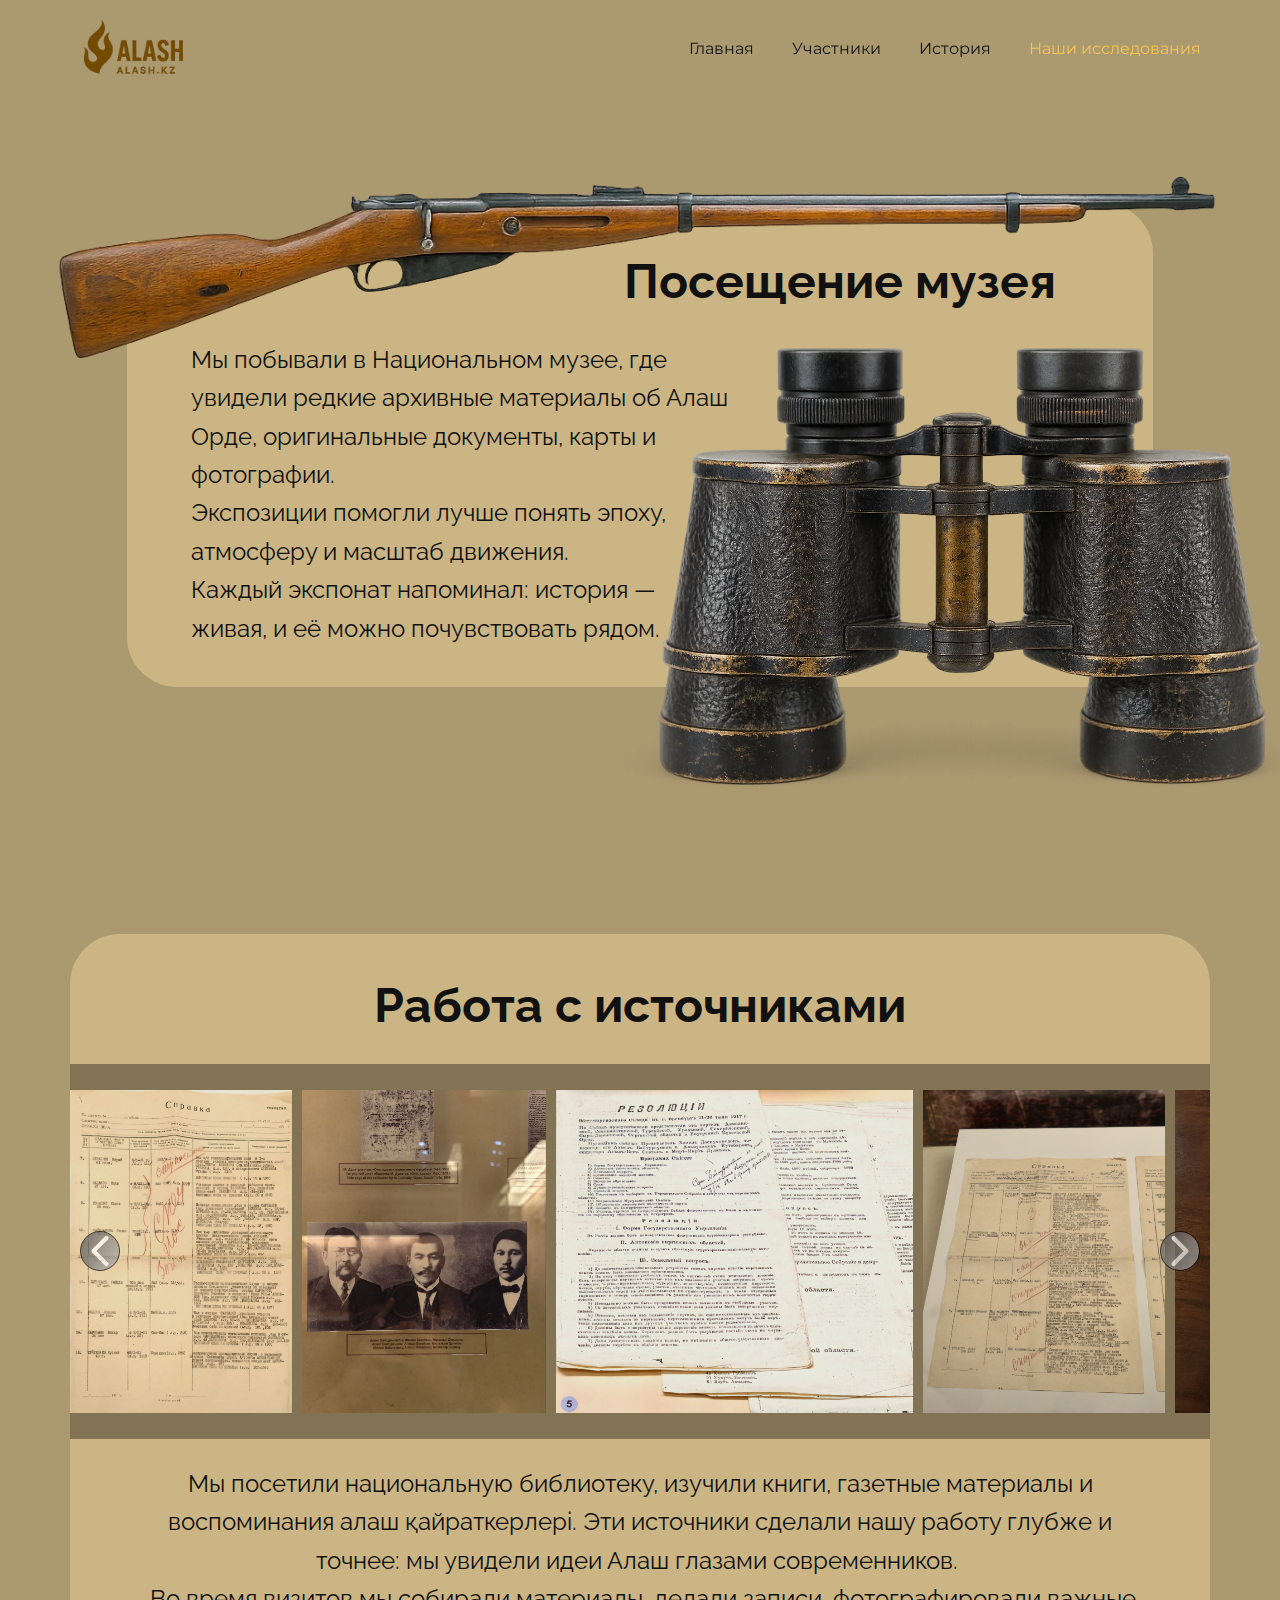
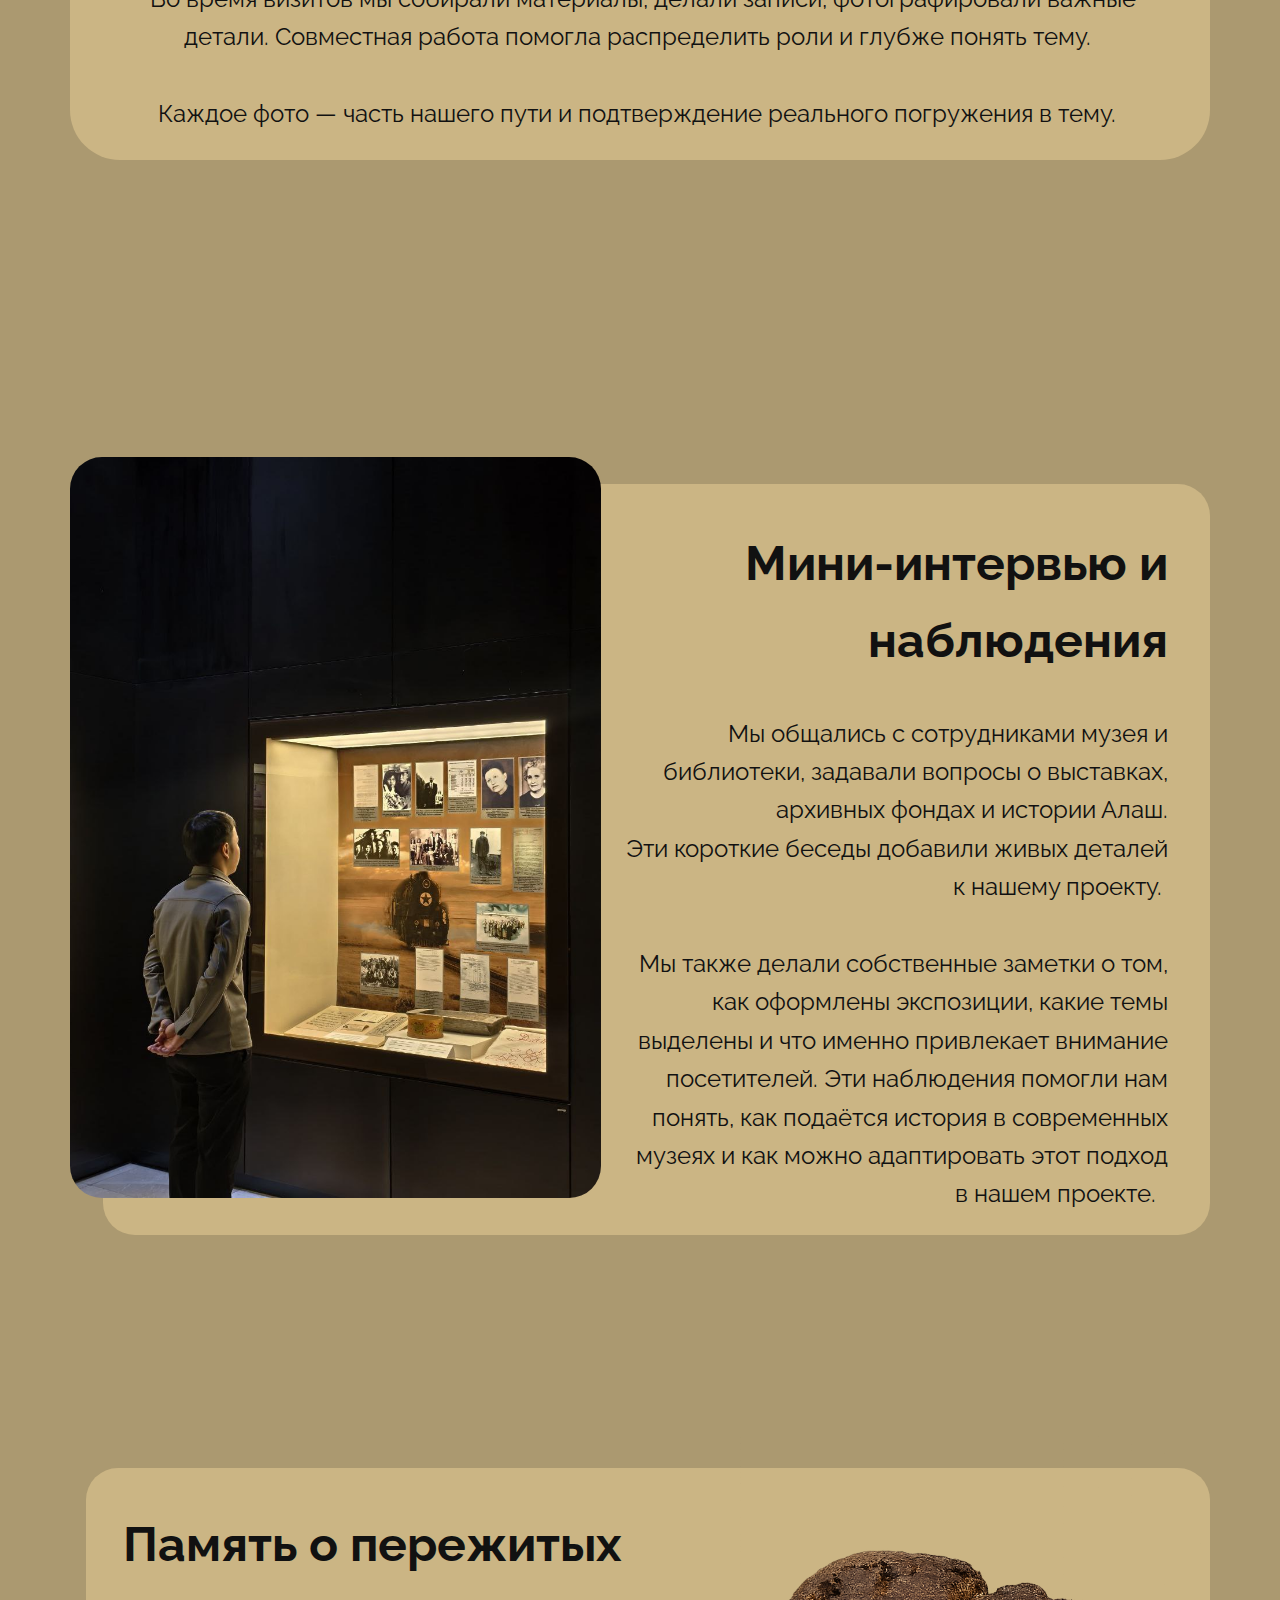
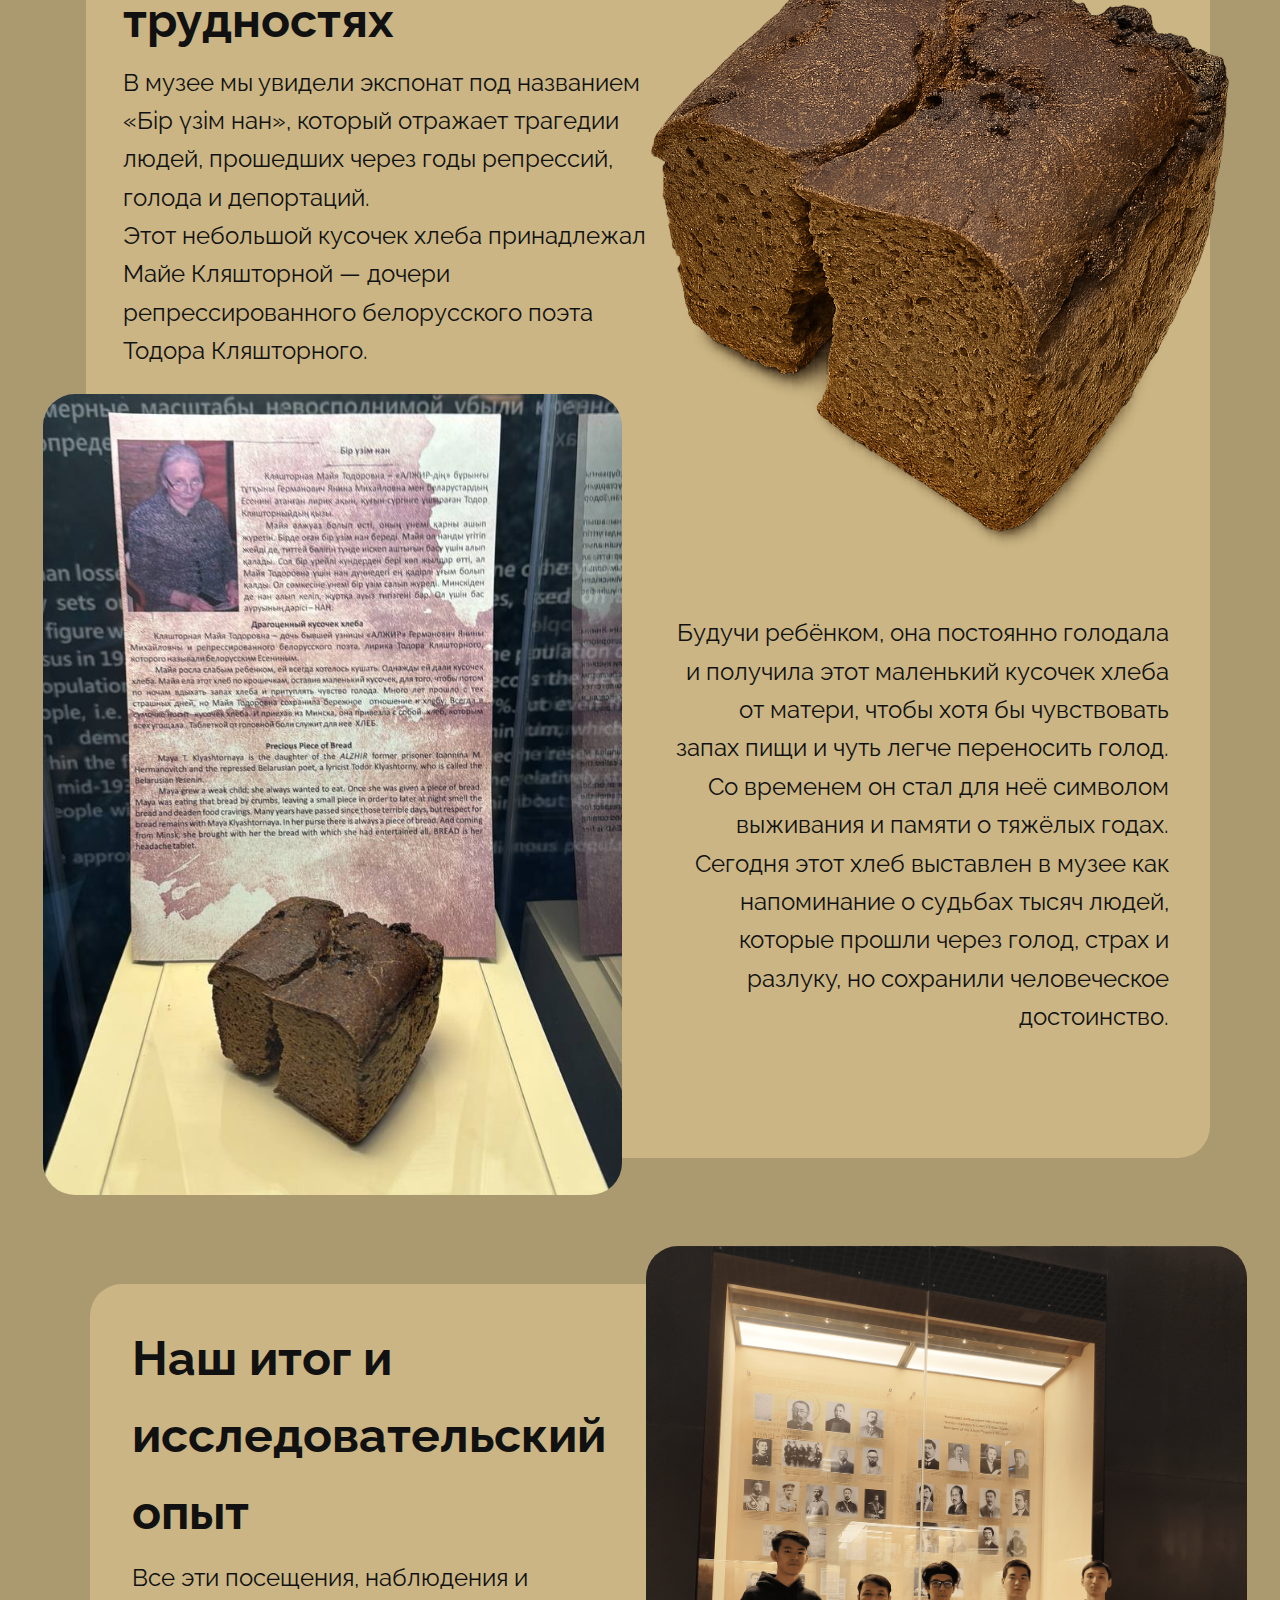
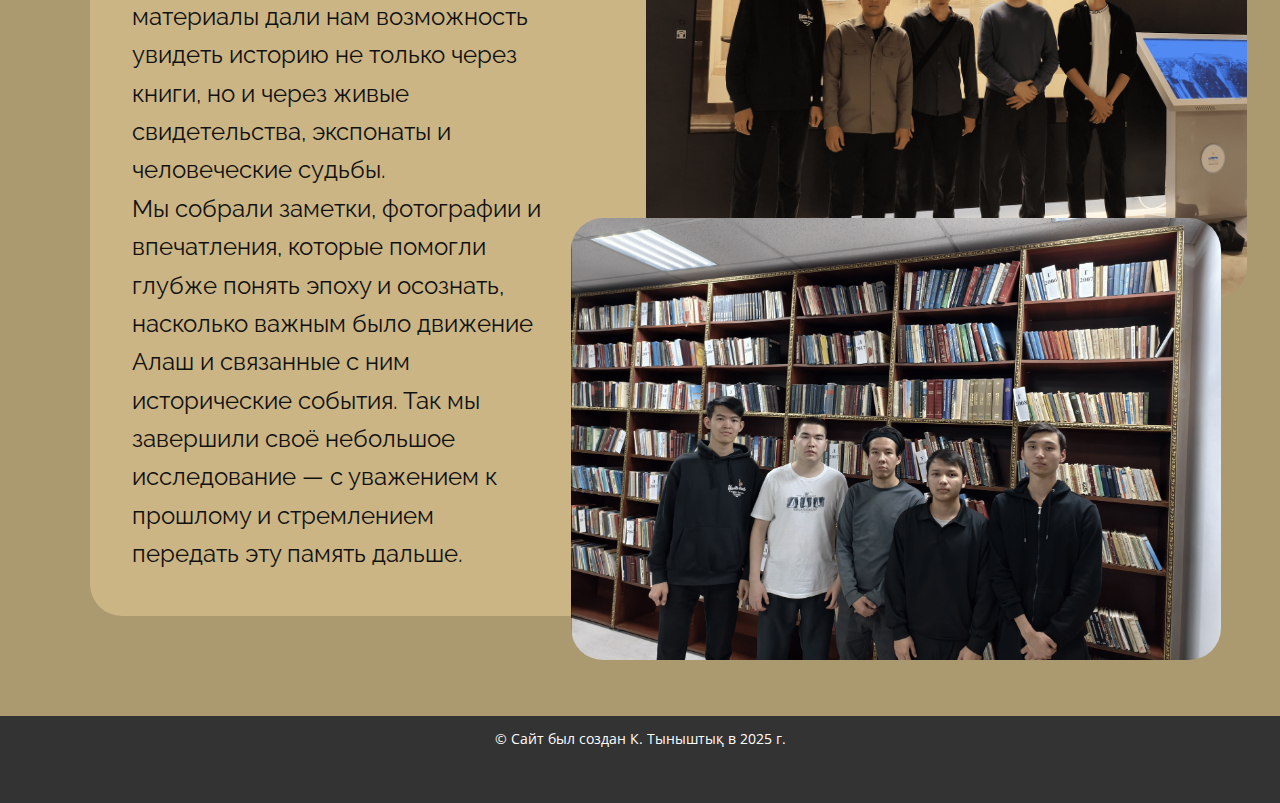
<file: Наши-исследования.html>
<!DOCTYPE html>
<html style="font-size: 16px;" lang="ru"><head>
    <meta name="viewport" content="width=device-width, initial-scale=1.0">
    <meta charset="utf-8">
    <meta name="keywords" content="">
    <meta name="description" content="">
    <title>Наши исследования</title>
    <link rel="stylesheet" href="nicepage.css" media="screen">
<link rel="stylesheet" href="Наши-исследования.css" media="screen">
    <script class="u-script" type="text/javascript" src="jquery.js" defer=""></script>
    <script class="u-script" type="text/javascript" src="nicepage.js" defer=""></script>
    <meta name="generator" content="Nicepage 8.0.6, nicepage.com">
    
    
    
    
    
    
    
    <link id="u-page-google-font" rel="stylesheet" href="https://fonts.googleapis.com/css2?display=swap&amp;family=Roboto:ital,wght@0,100;0,200;0,300;0,400;0,500;0,600;0,700;0,800;0,900;1,100;1,200;1,300;1,400;1,500;1,600;1,700;1,800;1,900&amp;family=Open+Sans:ital,wght@0,300;0,400;0,500;0,600;0,700;0,800;1,300;1,400;1,500;1,600;1,700;1,800&amp;family=Raleway:ital,wght@0,100;0,200;0,300;0,400;0,500;0,600;0,700;0,800;0,900;1,100;1,200;1,300;1,400;1,500;1,600;1,700;1,800;1,900&amp;family=Montserrat:ital,wght@0,100;0,200;0,300;0,400;0,500;0,600;0,700;0,800;0,900;1,100;1,200;1,300;1,400;1,500;1,600;1,700;1,800;1,900">
    <script type="application/ld+json">{
		"@context": "http://schema.org",
		"@type": "Organization",
		"name": "",
		"logo": "images/2025-11-2615_05_33-no-bg-previewcarve.photos.png"
}</script>
    <meta name="theme-color" content="#411ae7">
    <meta property="og:title" content="Наши исследования">
    <meta property="og:type" content="website">
  <meta data-intl-tel-input-cdn-path="intlTelInput/"></head>
  <body data-path-to-root="./" data-include-products="false" class="u-body u-clearfix u-overlap u-overlap-contrast u-overlap-transparent u-xl-mode" data-lang="ru"><header class="u-clearfix u-header u-sticky u-sticky-aa72 u-header" id="sec-204b"><div class="u-clearfix u-sheet u-sheet-1">
        <nav class="u-menu u-menu-one-level u-offcanvas u-menu-1" data-responsive-from="MD" role="navigation">
          <div class="menu-collapse u-custom-font u-font-montserrat" style="font-size: 1rem; letter-spacing: 0px; font-weight: 700;">
            <a class="u-button-style u-custom-left-right-menu-spacing u-custom-padding-bottom u-custom-text-active-color u-custom-text-color u-custom-text-hover-color u-custom-top-bottom-menu-spacing u-hamburger-link u-nav-link u-text-active-palette-1-base u-text-hover-palette-3-base u-hamburger-link-1" href="#" tabindex="-1" aria-label="Open menu" aria-controls="4bd5">
              <svg class="u-svg-link" viewBox="0 0 24 24"><use xlink:href="#menu-hamburger"></use></svg>
              <svg class="u-svg-content" version="1.1" id="menu-hamburger" viewBox="0 0 16 16" x="0px" y="0px" xmlns:xlink="http://www.w3.org/1999/xlink" xmlns="http://www.w3.org/2000/svg"><g><rect y="1" width="16" height="2"></rect><rect y="7" width="16" height="2"></rect><rect y="13" width="16" height="2"></rect>
</g></svg>
            </a>
          </div>
          <div class="u-custom-menu u-nav-container">
            <ul class="u-custom-font u-font-montserrat u-nav u-spacing-20 u-unstyled u-nav-1" role="menubar"><li role="none" class="u-nav-item"><a role="menuitem" class="u-button-style u-nav-link u-text-active-palette-3-light-1 u-text-body-color u-text-hover-custom-color-4" href="index.html" style="padding: 10px 9px;">Главная</a>
</li><li role="none" class="u-nav-item"><a role="menuitem" class="u-button-style u-nav-link u-text-active-palette-3-light-1 u-text-body-color u-text-hover-custom-color-4" href="Участники.html" style="padding: 10px 9px;">Участники</a>
</li><li role="none" class="u-nav-item"><a role="menuitem" class="u-button-style u-nav-link u-text-active-palette-3-light-1 u-text-body-color u-text-hover-custom-color-4" href="История.html" style="padding: 10px 9px;">История</a>
</li><li role="none" class="u-nav-item"><a role="menuitem" class="u-button-style u-nav-link u-text-active-palette-3-light-1 u-text-body-color u-text-hover-custom-color-4" href="Наши-исследования.html" style="padding: 10px 9px;">Наши исследования</a>
</li></ul>
          </div>
          <div class="u-custom-menu u-nav-container-collapse" id="4bd5" role="region" aria-label="Menu panel">
            <div class="u-black u-container-style u-inner-container-layout u-opacity u-opacity-95 u-sidenav">
              <div class="u-inner-container-layout u-sidenav-overflow">
                <div class="u-menu-close" tabindex="-1" aria-label="Close menu"></div>
                <ul class="u-align-center u-nav u-popupmenu-items u-unstyled u-nav-2" role="menubar"><li role="none" class="u-nav-item"><a role="menuitem" class="u-button-style u-nav-link" href="index.html">Главная</a>
</li><li role="none" class="u-nav-item"><a role="menuitem" class="u-button-style u-nav-link" href="Участники.html">Участники</a>
</li><li role="none" class="u-nav-item"><a role="menuitem" class="u-button-style u-nav-link" href="История.html">История</a>
</li><li role="none" class="u-nav-item"><a role="menuitem" class="u-button-style u-nav-link" href="Наши-исследования.html">Наши исследования</a>
</li></ul>
              </div>
            </div>
            <div class="u-black u-menu-overlay u-opacity u-opacity-70"></div>
          </div>
          <style class="menu-style">@media (max-width: 939px) {
                    [data-responsive-from="MD"] .u-nav-container {
                        display: none;
                    }
                    [data-responsive-from="MD"] .menu-collapse {
                        display: block;
                    }
                }</style>
        </nav>
        <a href="" class="u-image u-logo u-image-1" data-image-width="1280" data-image-height="700">
          <img src="images/2025-11-2615_05_33-no-bg-previewcarve.photos.png" class="u-logo-image u-logo-image-1">
        </a>
      </div></header>
    <section class="u-clearfix u-color-var u-section-1" id="block-1">
      <div class="u-clearfix u-sheet u-sheet-1">
        <div class="u-color-var u-container-style u-expanded-width-xs u-group u-radius u-shape-round u-group-1">
          <div class="u-container-layout u-valign-top-xs u-container-layout-1">
            <p class="u-align-right-xs u-custom-font u-font-raleway u-text u-text-default u-text-1"><b>Посещение музея </b>
            </p>
            <p class="u-align-left u-custom-font u-font-raleway u-text u-text-2"> Мы побывали в Национальном музее, где увидели редкие архивные материалы об Алаш Орде, оригинальные документы, карты и фотографии.<br> Экспозиции помогли лучше понять эпоху, атмосферу и масштаб движения.<br> Каждый экспонат напоминал: история — живая, и её можно почувствовать рядом.&nbsp;
            </p>
          </div>
        </div>
        <div class="u-custom-color-1 u-radius u-shape u-shape-round u-shape-1"></div>
        <img class="custom-expanded u-image u-image-contain u-image-round u-radius u-image-1" src="images/task_01kbn73a8sephbcq5df2psfkn1_1764869999_img_0.webp" alt="" data-image-width="150" data-image-height="100">
        <img class="u-image u-image-default u-image-2" src="images/image1.png" alt="" data-image-width="1536" data-image-height="1024">
      </div>
    </section>
    <section class="u-clearfix u-custom-color-1 u-section-2" id="block-2">
      <div class="u-clearfix u-sheet u-valign-middle-lg u-valign-middle-md u-valign-middle-sm u-sheet-1">
        <div class="u-align-center u-color-var u-container-align-center-lg u-container-align-center-md u-container-align-center-sm u-container-align-center-xl u-container-style u-expanded-width u-group u-radius u-shape-round u-group-1">
          <div class="u-container-layout u-container-layout-1">
            <p class="u-custom-font u-font-raleway u-text u-text-body-color u-text-default u-text-1"><b>Работа с источниками</b>
            </p>
            <div class="u-align-center u-color-var u-container-style u-expanded-width u-group u-shape-rectangle u-group-2">
              <div class="u-container-layout u-valign-middle-lg u-valign-middle-md u-valign-middle-sm u-container-layout-2">
                <div class="u-expanded-width u-gallery u-layout-horizontal u-lightbox u-no-transition u-show-text-on-hover u-width-image u-gallery-1">
                  <div class="u-gallery-inner u-gallery-inner-1"><div class="u-effect-fade u-effect-hover-liftUp u-gallery-item u-gallery-item-1"><div class="u-back-slide" data-image-width="881" data-image-height="1280"><img class="u-back-image" src="images/2025-12-0500.28.21.jpg">
</div><div class="u-over-slide u-shading u-over-slide-1"></div>
</div><div class="u-effect-fade u-effect-hover-liftUp u-gallery-item u-gallery-item-2"><div class="u-back-slide" data-image-width="964" data-image-height="1280"><img class="u-back-image" src="images/2025-12-0500.27.44.jpg">
</div><div class="u-over-slide u-shading u-over-slide-2"></div>
</div><div class="u-effect-fade u-effect-hover-liftUp u-gallery-item u-gallery-item-3"><div class="u-back-slide" data-image-width="1280" data-image-height="1158"><img class="u-back-image" src="images/2025-12-0500.28.48.jpg">
</div><div class="u-over-slide u-shading u-over-slide-3"></div>
</div><div class="u-effect-fade u-effect-hover-liftUp u-gallery-item u-gallery-item-4"><div class="u-back-slide" data-image-width="960" data-image-height="1280"><img class="u-back-image" src="images/2025-12-0500.28.34.jpg">
</div><div class="u-over-slide u-shading u-over-slide-4"></div>
</div><div class="u-effect-fade u-effect-hover-liftUp u-gallery-item u-gallery-item-5"><div class="u-back-slide" data-image-width="960" data-image-height="1280"><img class="u-back-image" src="images/2025-12-0500.28.51.jpg">
</div><div class="u-over-slide u-shading u-over-slide-5"></div>
</div><div class="u-effect-fade u-effect-hover-liftUp u-gallery-item u-gallery-item-6"><div class="u-back-slide" data-image-width="913" data-image-height="1280"><img class="u-back-image" src="images/2025-12-0500.28.28.jpg">
</div><div class="u-over-slide u-shading u-over-slide-6"></div>
</div><div class="u-effect-fade u-effect-hover-liftUp u-gallery-item u-gallery-item-7" data-image-width="1176" data-image-height="971"><div class="u-back-slide u-back-slide-7"><img class="u-back-image u-back-image-7" src="images/2025-12-0500.28.46.jpg">
</div><div class="u-over-slide u-shading u-over-slide-7"></div>
</div><div class="u-effect-fade u-effect-hover-liftUp u-gallery-item u-gallery-item-8" data-image-width="964" data-image-height="1280"><div class="u-back-slide u-back-slide-8"><img class="u-back-image u-back-image-8" src="images/2025-12-0500.28.38.jpg">
</div><div class="u-over-slide u-shading u-over-slide-8"></div>
</div><div class="u-effect-fade u-effect-hover-liftUp u-gallery-item u-gallery-item-9" data-image-width="960" data-image-height="1280"><div class="u-back-slide u-back-slide-9"><img class="u-back-image u-back-image-9" src="images/2025-12-0500.29.30.jpg">
</div><div class="u-over-slide u-shading u-over-slide-9"></div>
</div><div class="u-effect-fade u-effect-hover-liftUp u-gallery-item u-gallery-item-10" data-image-width="960" data-image-height="1280"><div class="u-back-slide u-back-slide-10"><img class="u-back-image u-back-image-10" src="images/2025-12-0500.29.41.jpg">
</div><div class="u-over-slide u-shading u-over-slide-10"></div>
</div><div class="u-effect-fade u-effect-hover-liftUp u-gallery-item u-gallery-item-11" data-image-width="960" data-image-height="1280"><div class="u-back-slide u-back-slide-11"><img class="u-back-image u-back-image-11" src="images/2025-12-0500.29.18.jpg">
</div><div class="u-over-slide u-shading u-over-slide-11"></div>
</div><div class="u-effect-fade u-effect-hover-liftUp u-gallery-item u-gallery-item-12" data-image-width="960" data-image-height="1280"><div class="u-back-slide u-back-slide-12"><img class="u-back-image" src="images/2025-12-0500.29.24.jpg">
</div><div class="u-over-slide u-shading u-over-slide-12"></div>
</div><div class="u-effect-fade u-effect-hover-liftUp u-gallery-item u-gallery-item-13" data-image-width="1280" data-image-height="960"><div class="u-back-slide"><img class="u-back-image" src="images/2025-12-0500.29.04.jpg">
</div><div class="u-over-slide u-shading u-over-slide-13"></div>
</div><div class="u-effect-fade u-effect-hover-liftUp u-gallery-item u-gallery-item-14" data-image-width="720" data-image-height="1280"><div class="u-back-slide"><img class="u-back-image" src="images/2025-12-0500.29.08.jpg">
</div><div class="u-over-slide u-shading u-over-slide-14"></div>
</div><div class="u-effect-fade u-effect-hover-liftUp u-gallery-item u-gallery-item-15" data-image-width="960" data-image-height="1280"><div class="u-back-slide"><img class="u-back-image" src="images/2025-12-0413.11.53.jpg">
</div><div class="u-over-slide u-shading u-over-slide-15"></div>
</div><div class="u-effect-fade u-effect-hover-liftUp u-gallery-item u-gallery-item-16" data-image-width="1280" data-image-height="964"><div class="u-back-slide"><img class="u-back-image" src="images/2025-12-0413.11.59.jpg">
</div><div class="u-over-slide u-shading u-over-slide-16"></div>
</div><div class="u-effect-fade u-effect-hover-liftUp u-gallery-item u-gallery-item-17" data-image-width="960" data-image-height="1280"><div class="u-back-slide"><img class="u-back-image" src="images/2025-12-0413.11.16.jpg">
</div><div class="u-over-slide u-shading u-over-slide-17"></div>
</div><div class="u-effect-fade u-effect-hover-liftUp u-gallery-item u-gallery-item-18" data-image-width="1280" data-image-height="1275"><div class="u-back-slide"><img class="u-back-image" src="images/2025-12-0413.11.26.jpg">
</div><div class="u-over-slide u-shading u-over-slide-18"></div>
</div><div class="u-effect-fade u-effect-hover-liftUp u-gallery-item u-gallery-item-19" data-image-width="960" data-image-height="1280"><div class="u-back-slide"><img class="u-back-image" src="images/2025-12-0413.11.06.jpg">
</div><div class="u-over-slide u-shading u-over-slide-19"></div>
</div><div class="u-effect-fade u-effect-hover-liftUp u-gallery-item u-gallery-item-20" data-image-width="960" data-image-height="1280"><div class="u-back-slide"><img class="u-back-image" src="images/2025-12-0413.11.11.jpg">
</div><div class="u-over-slide u-shading u-over-slide-20"></div>
</div><div class="u-effect-fade u-effect-hover-liftUp u-gallery-item u-gallery-item-21" data-image-width="960" data-image-height="1280"><div class="u-back-slide"><img class="u-back-image" src="images/2025-12-0413.11.01.jpg">
</div><div class="u-over-slide u-shading u-over-slide-21"></div>
</div><div class="u-effect-fade u-effect-hover-liftUp u-gallery-item u-gallery-item-22" data-image-width="720" data-image-height="1280"><div class="u-back-slide"><img class="u-back-image" src="images/2025-12-0413.10.49.jpg">
</div><div class="u-over-slide u-shading u-over-slide-22"></div>
</div><div class="u-effect-fade u-effect-hover-liftUp u-gallery-item u-gallery-item-23" data-image-width="960" data-image-height="1280"><div class="u-back-slide"><img class="u-back-image" src="images/2025-12-0413.10.17.jpg">
</div><div class="u-over-slide u-shading u-over-slide-23"></div>
</div><div class="u-effect-fade u-effect-hover-liftUp u-gallery-item u-gallery-item-24" data-image-width="960" data-image-height="1280"><div class="u-back-slide"><img class="u-back-image" src="images/2025-12-0413.10.24.jpg">
</div><div class="u-over-slide u-shading u-over-slide-24"></div>
</div><div class="u-effect-fade u-effect-hover-liftUp u-gallery-item u-gallery-item-25" data-image-width="960" data-image-height="1280"><div class="u-back-slide"><img class="u-back-image" src="images/2025-12-0413.10.43.jpg">
</div><div class="u-over-slide u-shading u-over-slide-25"></div>
</div><div class="u-effect-fade u-effect-hover-liftUp u-gallery-item u-gallery-item-26" data-image-width="720" data-image-height="1280"><div class="u-back-slide"><img class="u-back-image" src="images/2025-12-0413.10.53.jpg">
</div><div class="u-over-slide u-shading u-over-slide-26"></div>
</div><div class="u-effect-fade u-effect-hover-liftUp u-gallery-item u-gallery-item-27" data-image-width="960" data-image-height="1280"><div class="u-back-slide"><img class="u-back-image" src="images/2025-12-0500.39.25.jpg">
</div><div class="u-over-slide u-shading u-over-slide-27"></div>
</div><div class="u-effect-fade u-effect-hover-liftUp u-gallery-item u-gallery-item-28" data-image-width="1200" data-image-height="1600"><div class="u-back-slide"><img class="u-back-image" src="images/2025-12-0413.08.42.jpg">
</div><div class="u-over-slide u-shading u-over-slide-28"></div>
</div><div class="u-effect-fade u-effect-hover-liftUp u-gallery-item u-gallery-item-29" data-image-width="964" data-image-height="1280"><div class="u-back-slide"><img class="u-back-image" src="images/2025-12-0413.11.33.jpg">
</div><div class="u-over-slide u-shading u-over-slide-29"></div>
</div><div class="u-effect-fade u-effect-hover-liftUp u-gallery-item u-gallery-item-30" data-image-width="964" data-image-height="1280"><div class="u-back-slide"><img class="u-back-image" src="images/2025-12-0413.11.49.jpg">
</div><div class="u-over-slide u-shading u-over-slide-30"></div>
</div></div>
                  <a class="u-absolute-vcenter-lg u-absolute-vcenter-md u-absolute-vcenter-sm u-absolute-vcenter-xl u-border-1 u-border-black u-border-hover-white u-gallery-nav u-gallery-nav-prev u-gradient u-icon-circle u-opacity u-opacity-70 u-spacing-10 u-text-white u-gallery-nav-1" href="#" role="button"><span aria-hidden="true">
                      <svg viewBox="0 0 451.847 451.847"><path d="M97.141,225.92c0-8.095,3.091-16.192,9.259-22.366L300.689,9.27c12.359-12.359,32.397-12.359,44.751,0
c12.354,12.354,12.354,32.388,0,44.748L173.525,225.92l171.903,171.909c12.354,12.354,12.354,32.391,0,44.744
c-12.354,12.365-32.386,12.365-44.745,0l-194.29-194.281C100.226,242.115,97.141,234.018,97.141,225.92z"></path></svg></span><span class="sr-only">
                      <svg viewBox="0 0 451.847 451.847"><path d="M97.141,225.92c0-8.095,3.091-16.192,9.259-22.366L300.689,9.27c12.359-12.359,32.397-12.359,44.751,0
c12.354,12.354,12.354,32.388,0,44.748L173.525,225.92l171.903,171.909c12.354,12.354,12.354,32.391,0,44.744
c-12.354,12.365-32.386,12.365-44.745,0l-194.29-194.281C100.226,242.115,97.141,234.018,97.141,225.92z"></path></svg></span>
                  </a>
                  <a class="u-absolute-vcenter-lg u-absolute-vcenter-md u-absolute-vcenter-sm u-absolute-vcenter-xl u-border-1 u-border-black u-border-hover-white u-gallery-nav u-gallery-nav-next u-gradient u-icon-circle u-opacity u-opacity-70 u-spacing-10 u-text-white u-gallery-nav-2" href="#" role="button"><span aria-hidden="true">
                      <svg viewBox="0 0 451.846 451.847"><path d="M345.441,248.292L151.154,442.573c-12.359,12.365-32.397,12.365-44.75,0c-12.354-12.354-12.354-32.391,0-44.744
L278.318,225.92L106.409,54.017c-12.354-12.359-12.354-32.394,0-44.748c12.354-12.359,32.391-12.359,44.75,0l194.287,194.284
c6.177,6.18,9.262,14.271,9.262,22.366C354.708,234.018,351.617,242.115,345.441,248.292z"></path></svg></span><span class="sr-only">
                      <svg viewBox="0 0 451.846 451.847"><path d="M345.441,248.292L151.154,442.573c-12.359,12.365-32.397,12.365-44.75,0c-12.354-12.354-12.354-32.391,0-44.744
L278.318,225.92L106.409,54.017c-12.354-12.359-12.354-32.394,0-44.748c12.354-12.359,32.391-12.359,44.75,0l194.287,194.284
c6.177,6.18,9.262,14.271,9.262,22.366C354.708,234.018,351.617,242.115,345.441,248.292z"></path></svg></span>
                  </a>
                </div>
              </div>
            </div>
            <p class="u-custom-font u-font-raleway u-text u-text-body-color u-text-2"> Мы посетили национальную библиотеку, изучили книги, газетные материалы и воспоминания алаш қайраткерлері. Эти источники сделали нашу работу глубже и точнее: мы увидели идеи Алаш глазами современников.&nbsp;<br>&nbsp;Во время визитов мы собирали материалы, делали записи, фотографировали важные детали. Совместная работа помогла распределить роли и глубже понять тему.&nbsp;<br>
              <br><span style="font-weight: 700;"></span> Каждое фото — часть нашего пути и подтверждение реального погружения в тему.&nbsp;<br>
            </p>
          </div>
        </div>
      </div>
    </section>
    <section class="u-clearfix u-custom-color-1 u-section-3" id="block-3">
      <div class="u-clearfix u-sheet u-valign-middle-lg u-valign-middle-md u-valign-middle-sm u-sheet-1">
        <div class="u-align-right u-color-var u-container-align-right-lg u-container-align-right-md u-container-align-right-sm u-container-align-right-xl u-container-style u-expanded-width-xs u-group u-radius u-shape-round u-group-1">
          <div class="u-container-layout u-container-layout-1">
            <img class="u-image u-image-round u-radius u-image-1" src="images/2025-12-0413.11.40.jpg" alt="" data-image-width="960" data-image-height="1280">
            <p class="u-custom-font u-font-raleway u-text u-text-body-color u-text-1"><b></b><b>Мини-интервью и наблюдения</b>
            </p>
            <p class="u-custom-font u-font-raleway u-text u-text-body-color u-text-2"> Мы общались с сотрудниками музея и библиотеки, задавали вопросы о выставках, архивных фондах и истории Алаш.<br> Эти короткие беседы добавили живых деталей к нашему проекту.&nbsp;<br>
              <br>Мы также делали собственные заметки о том, как оформлены экспозиции, какие темы выделены и что именно привлекает внимание посетителей. Эти наблюдения помогли нам понять, как подаётся история в современных музеях и как можно адаптировать этот подход в нашем проекте.&nbsp;&nbsp;<br>
            </p>
          </div>
        </div>
      </div>
    </section>
    <section class="u-clearfix u-shading u-section-4" id="block-4">
      <div class="u-clearfix u-sheet u-valign-middle-lg u-valign-middle-md u-valign-middle-sm u-valign-middle-xl u-sheet-1">
        <div class="u-color-var u-container-style u-expanded-width-xs u-group u-radius u-shape-round u-group-1">
          <div class="u-container-layout u-container-layout-1">
            <p class="u-align-left u-custom-font u-font-raleway u-text u-text-body-color u-text-1"> В музее мы увидели экспонат под названием «Бір үзім нан», который отражает трагедии людей, прошедших через годы репрессий, голода и депортаций.<br> Этот небольшой кусочек хлеба принадлежал Майе Кляшторной — дочери репрессированного белорусского поэта Тодора Кляшторного.&nbsp;<br>
            </p>
            <p class="u-align-left u-custom-font u-font-raleway u-text u-text-body-color u-text-2">Память о пережитых трудностях</p>
            <img class="u-image u-image-round u-radius u-image-1" src="images/image2.png" alt="" data-image-width="1536" data-image-height="1024">
            <img class="u-image u-image-round u-radius u-image-2" src="images/2025-12-0413.10.53.jpg" alt="" data-image-width="720" data-image-height="1280">
            <p class="u-align-right u-custom-font u-font-raleway u-text u-text-body-color u-text-3"> Будучи ребёнком, она постоянно голодала и получила этот маленький кусочек хлеба от матери, чтобы хотя бы чувствовать запах пищи и чуть легче переносить голод.<br> Со временем он стал для неё символом выживания и памяти о тяжёлых годах.
Сегодня этот хлеб выставлен в музее как напоминание о судьбах тысяч людей, которые прошли через голод, страх и разлуку, но сохранили человеческое достоинство.<br>
            </p>
          </div>
        </div>
      </div>
    </section>
    <section class="u-clearfix u-custom-color-1 u-section-5" id="block-5">
      <div class="u-clearfix u-sheet u-sheet-1">
        <div class="u-color-var u-container-style u-expanded-width-xs u-group u-radius u-shape-round u-group-1">
          <div class="u-container-layout u-container-layout-1">
            <p class="u-align-left u-custom-font u-font-raleway u-text u-text-body-color u-text-1"> Наш итог и исследовательский опыт </p>
            <p class="u-align-center-xs u-align-left-lg u-align-left-md u-align-left-sm u-align-left-xl u-custom-font u-font-raleway u-text u-text-body-color u-text-2"> Все эти посещения, наблюдения и материалы дали нам возможность увидеть историю не только через книги, но и через живые свидетельства, экспонаты и человеческие судьбы.<br> Мы собрали заметки, фотографии и впечатления, которые помогли глубже понять эпоху и осознать, насколько важным было движение Алаш и связанные с ним исторические события.
Так мы завершили своё небольшое исследование — с уважением к прошлому и стремлением передать эту память дальше.<br>
            </p>
            <img class="u-image u-image-round u-radius u-image-1" src="images/2025-12-05_01.53.42_optimized_5000.png" alt="" data-image-width="3977" data-image-height="2965">
          </div>
        </div>
        <img class="u-image u-image-round u-radius u-image-2" src="images/2025-12-05_01.54.03_optimized_5000.png" alt="" data-image-width="3982" data-image-height="2961">
      </div>
    </section>
    
    
    
    <footer class="u-align-center u-clearfix u-container-align-center u-footer u-grey-80 u-footer" id="sec-9d95"><div class="u-clearfix u-sheet u-valign-middle-lg u-valign-middle-md u-valign-middle-sm u-valign-middle-xs u-sheet-1">
        <p class="u-small-text u-text u-text-variant u-text-1">© Сайт был создан К. Тыныштық в 2025 г. </p>
      </div></footer>
    <section class="u-backlink u-clearfix u-grey-80"></section>
  
</body></html>
</file>
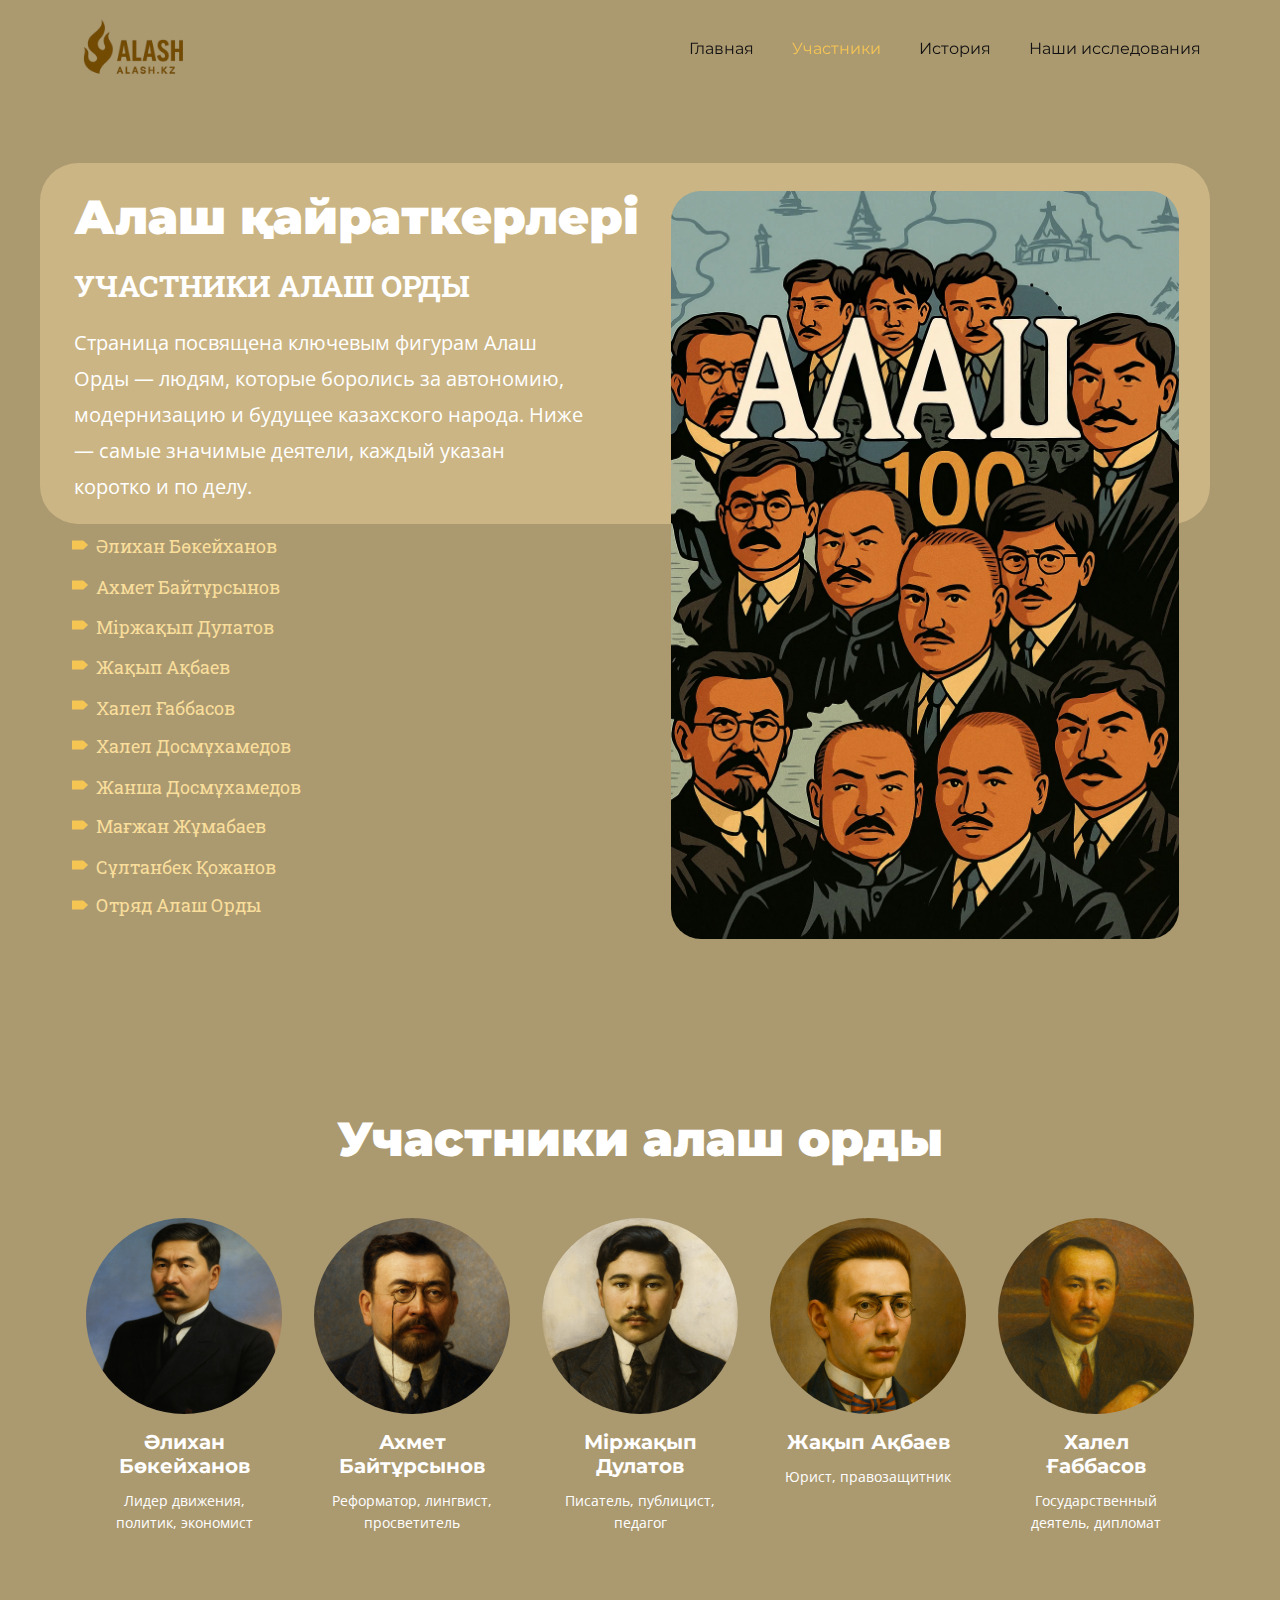
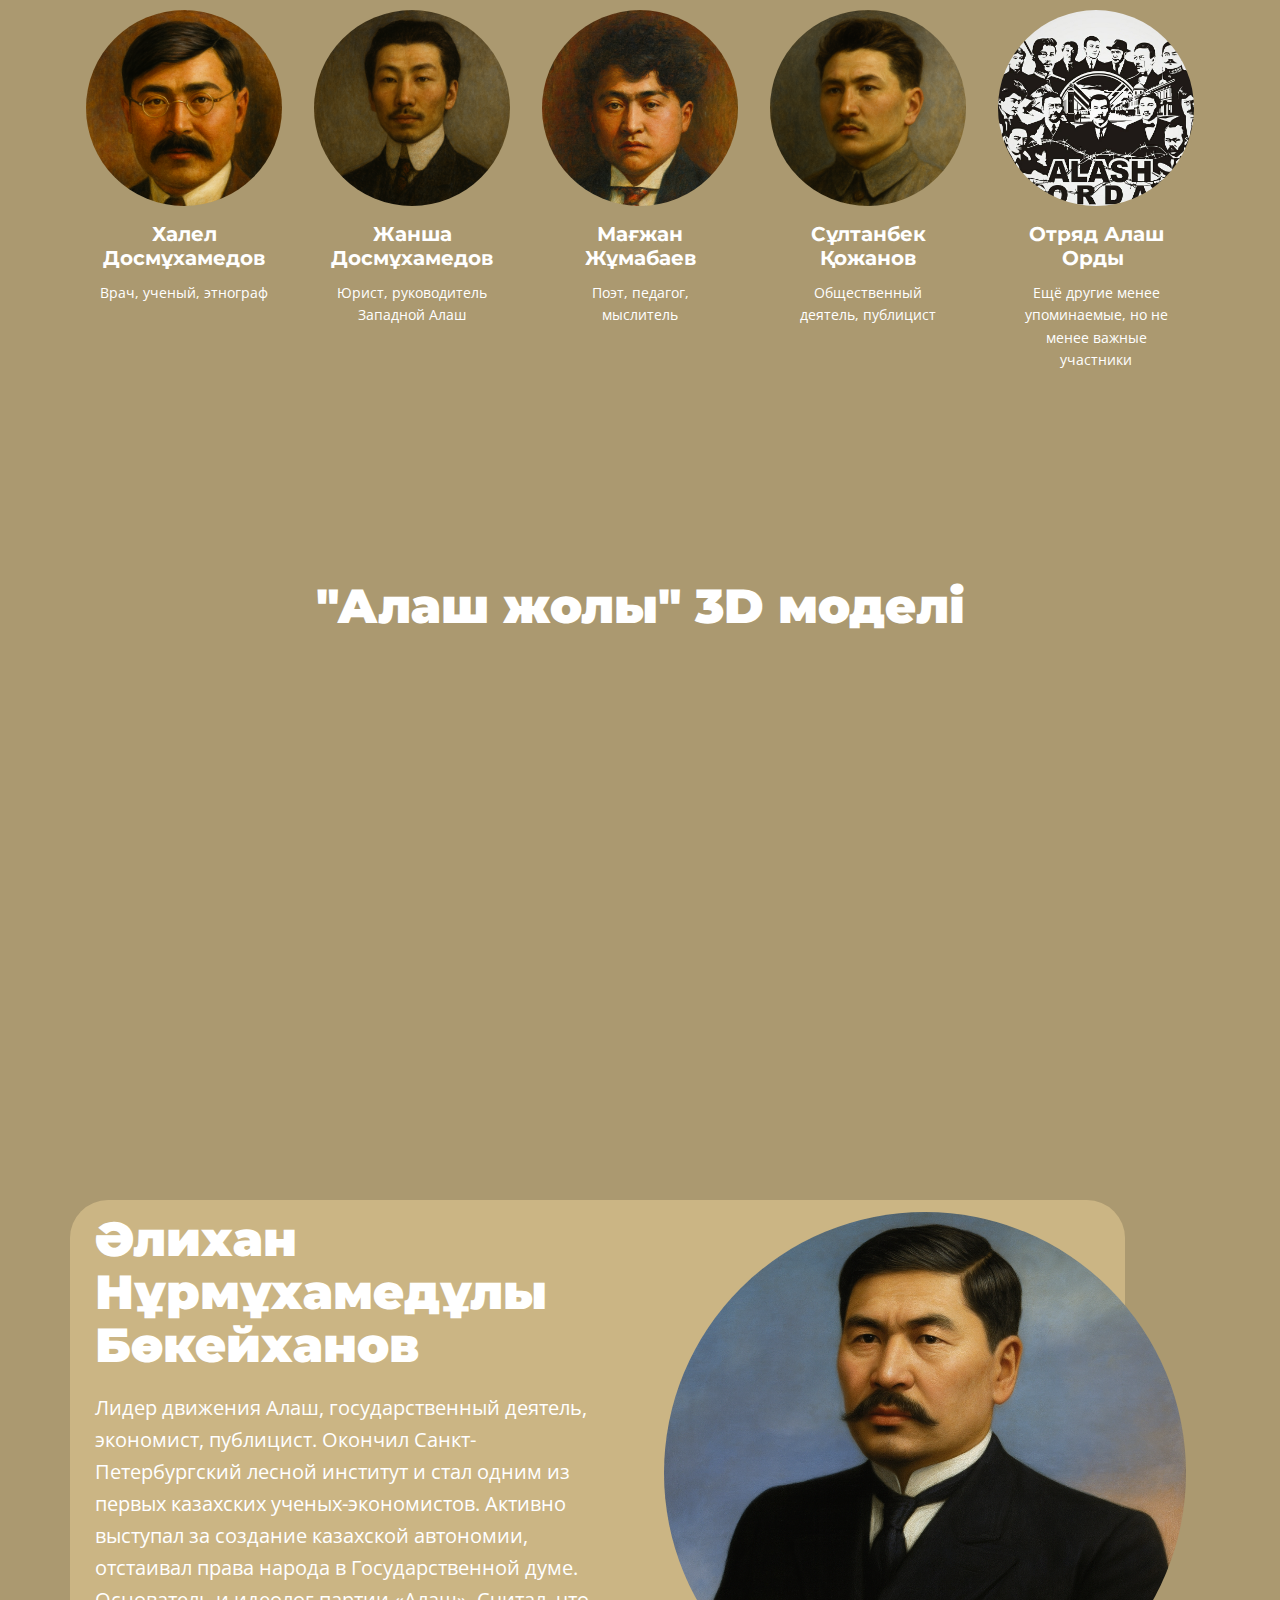
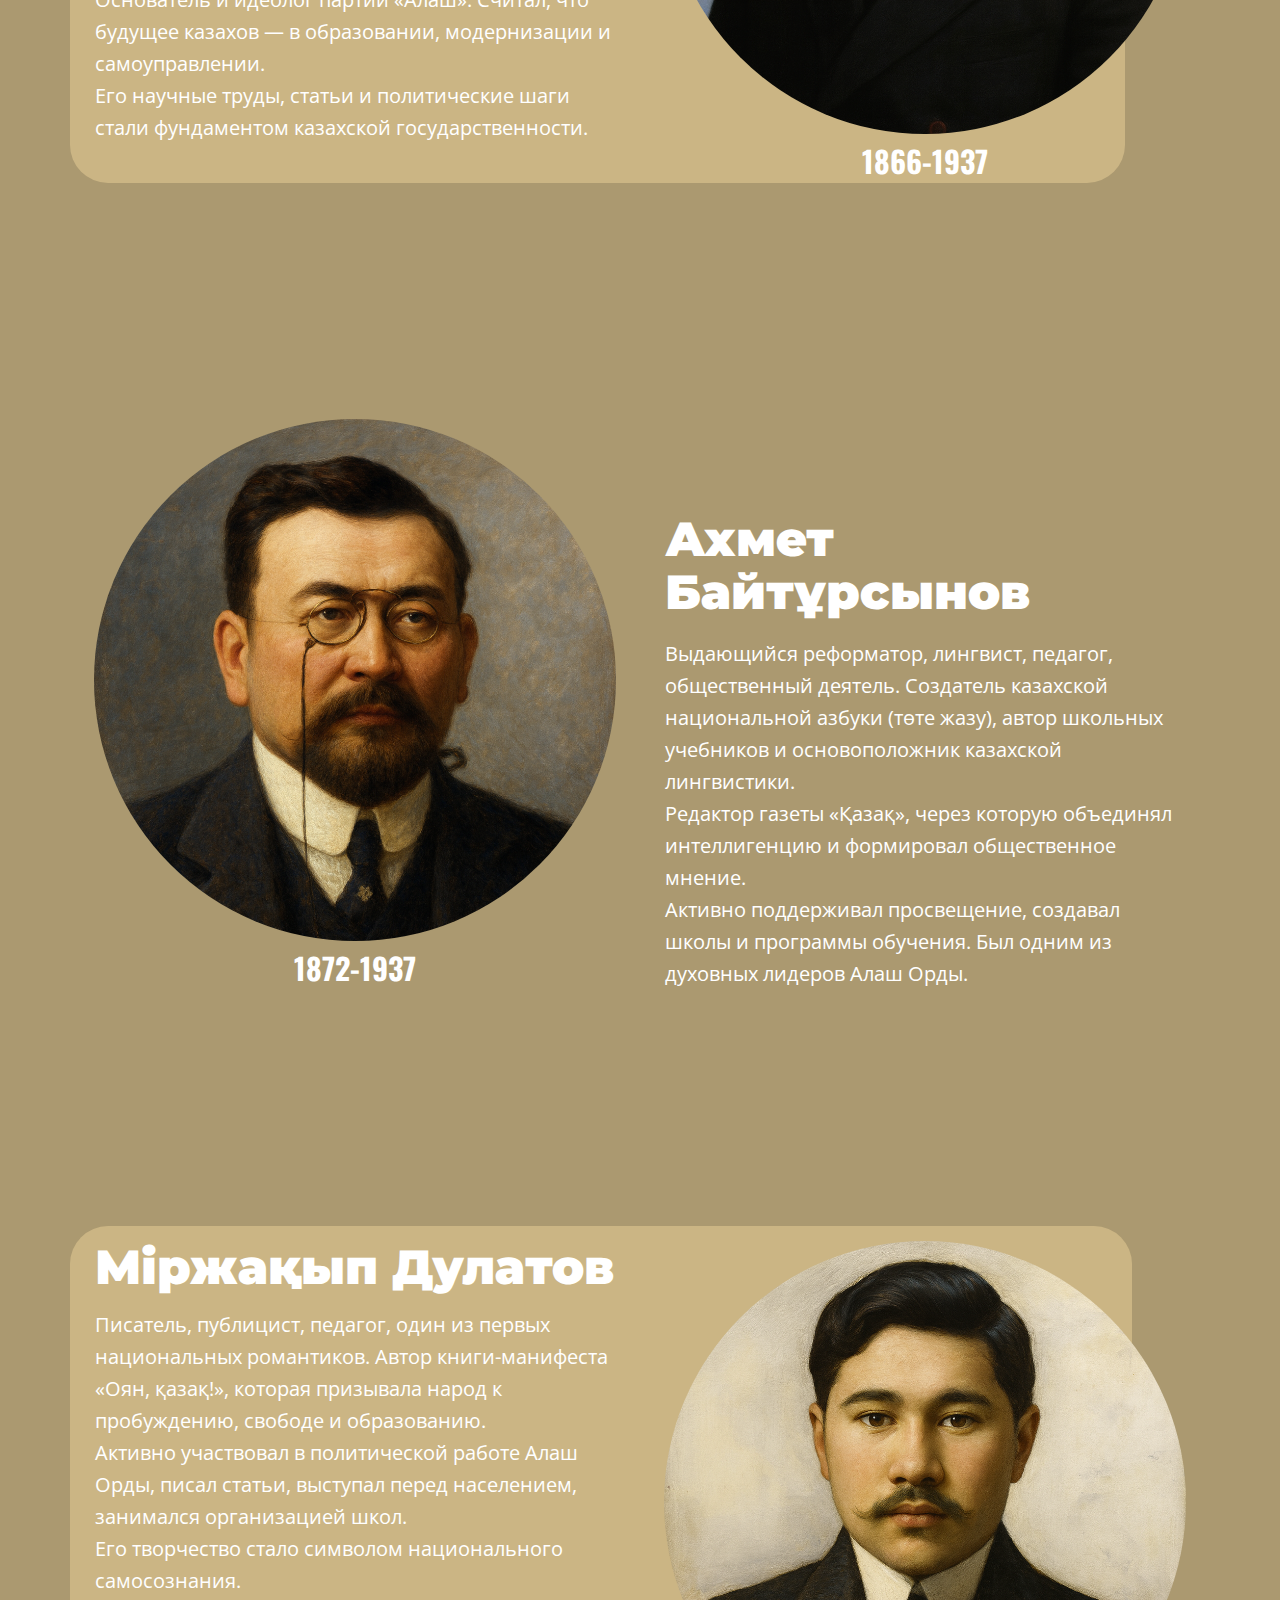
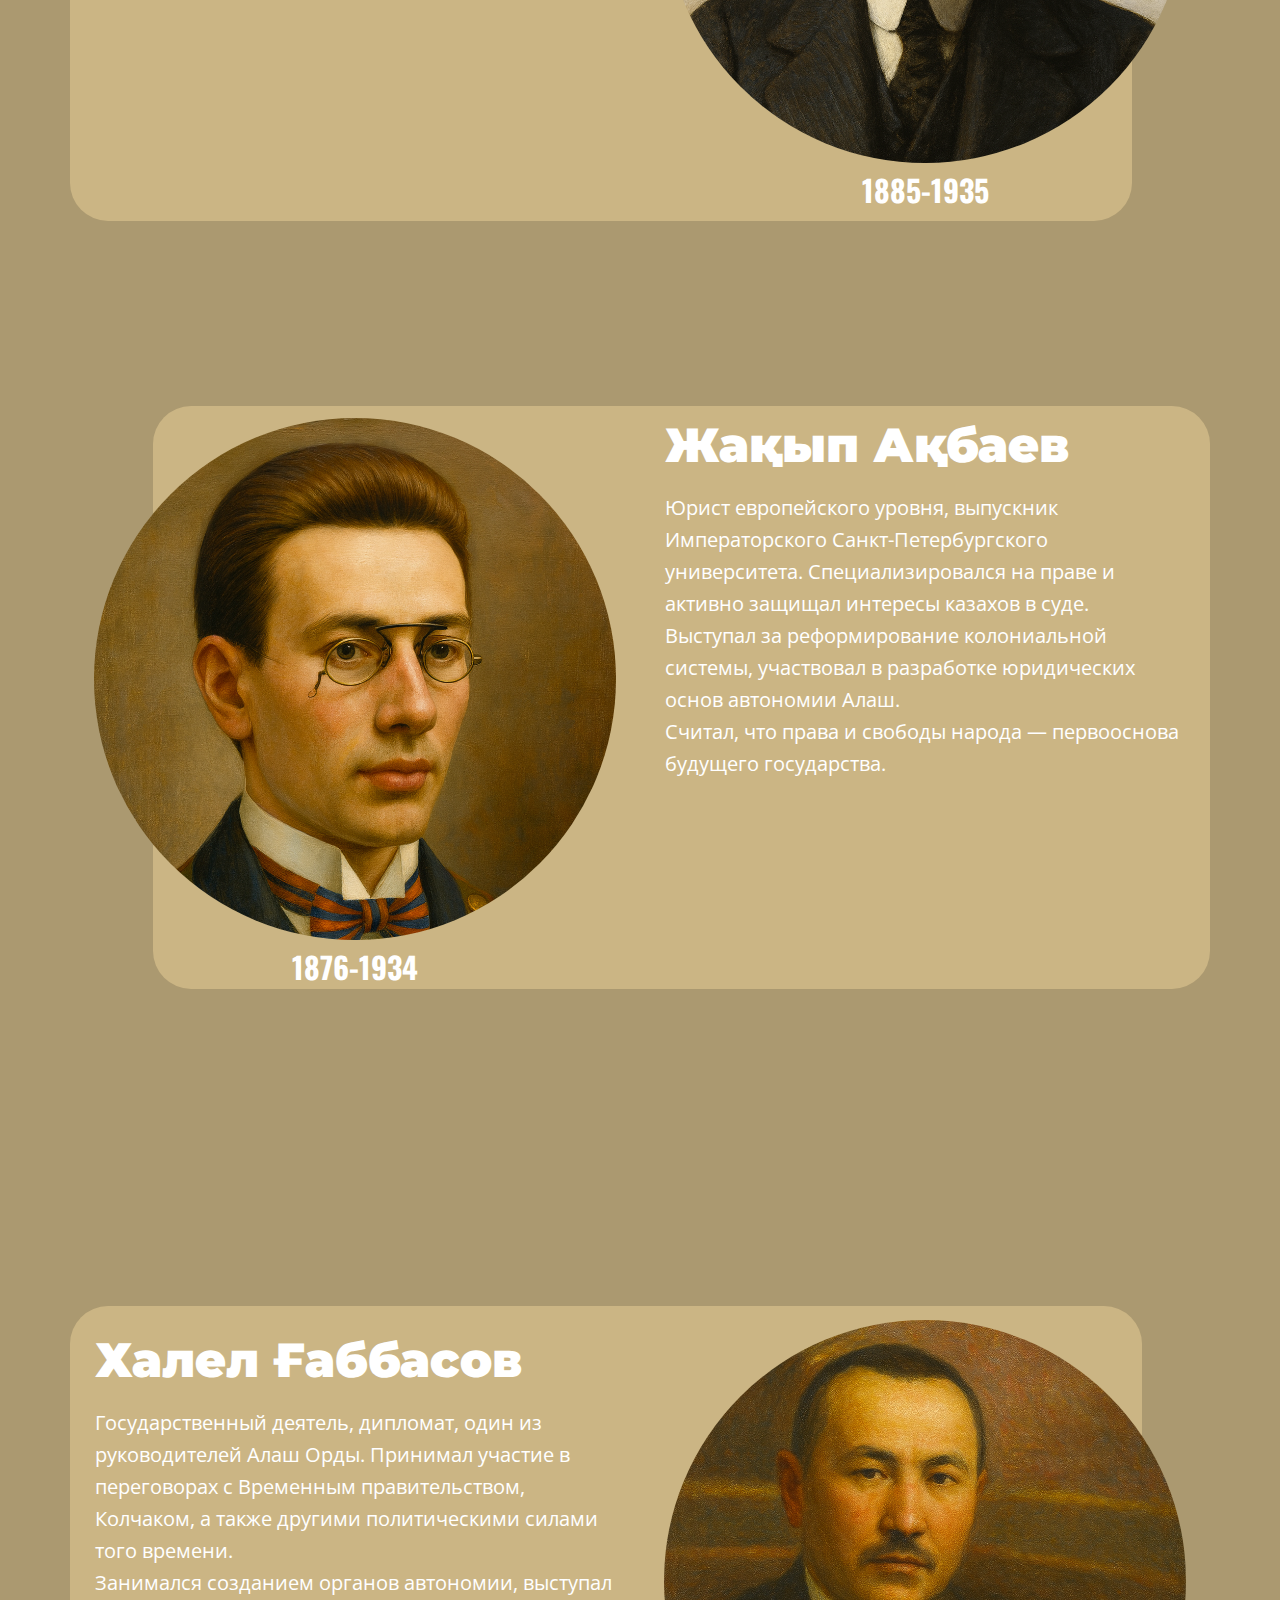
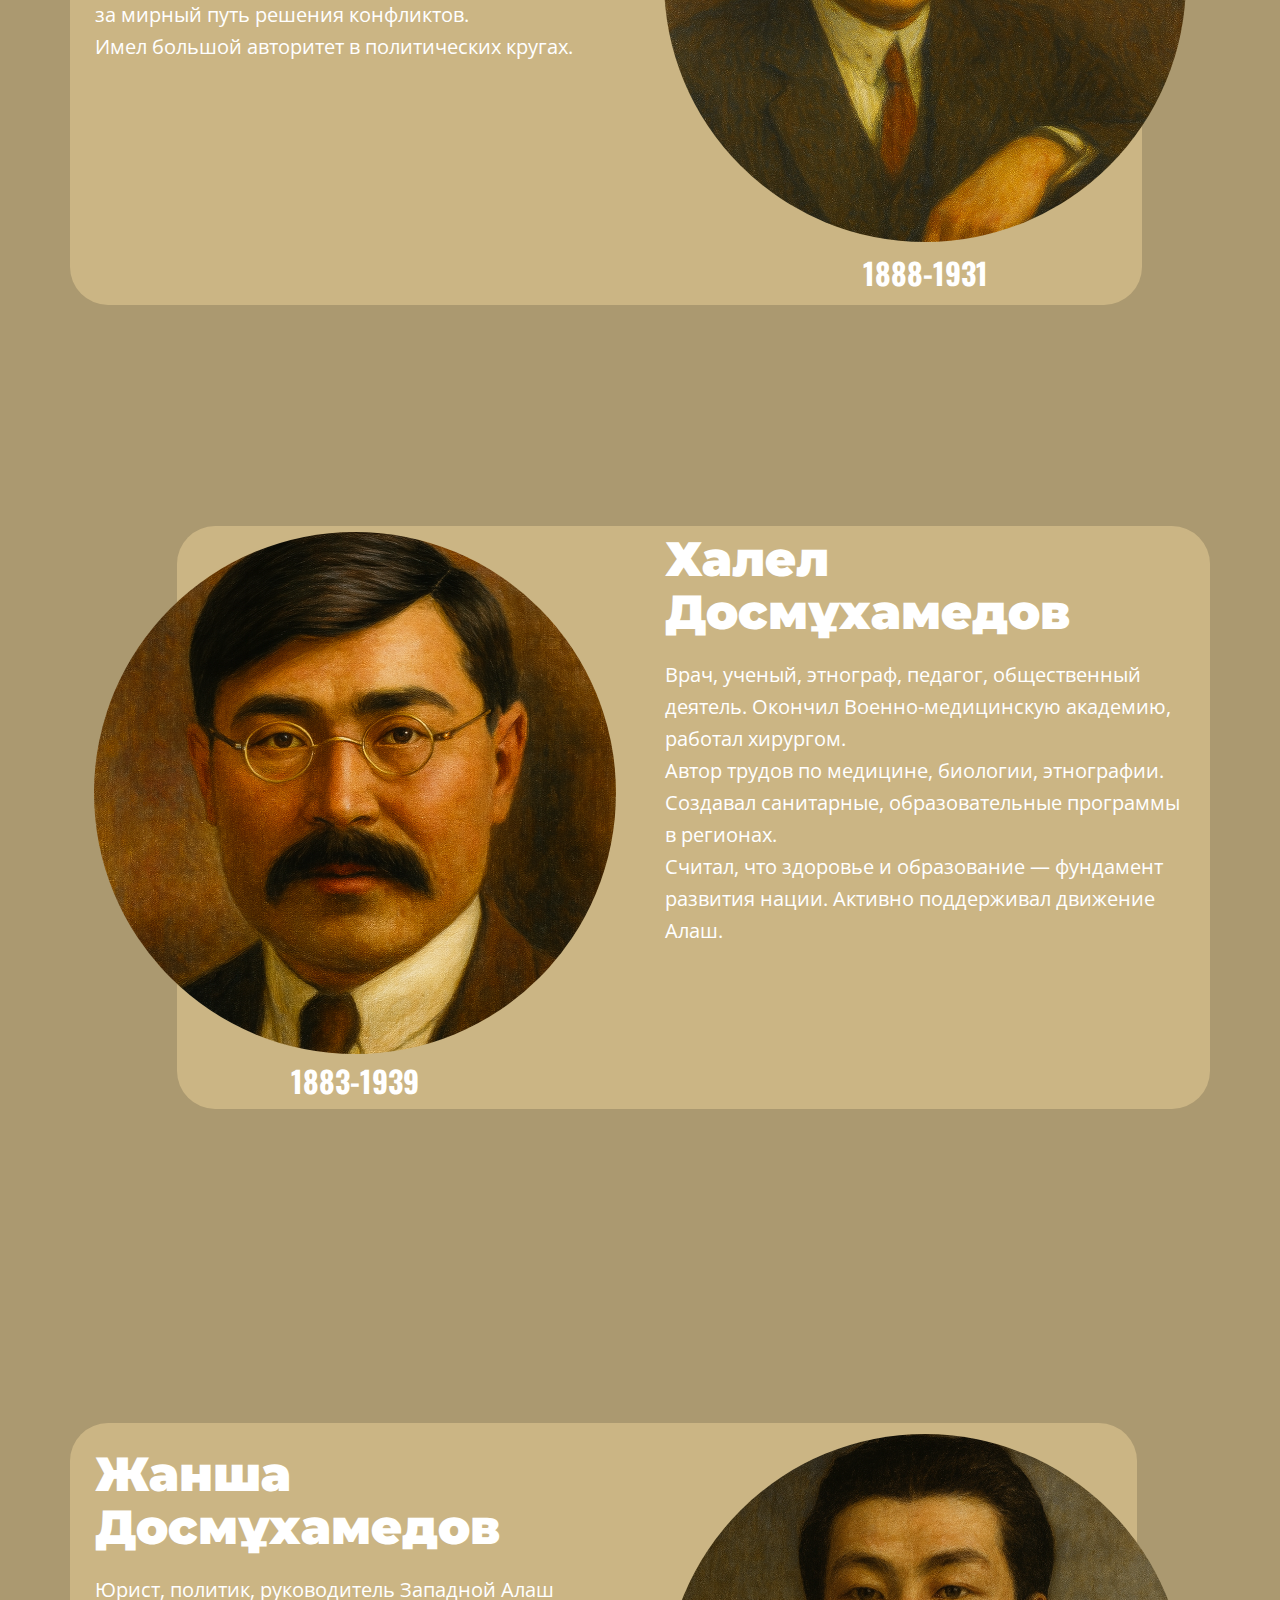
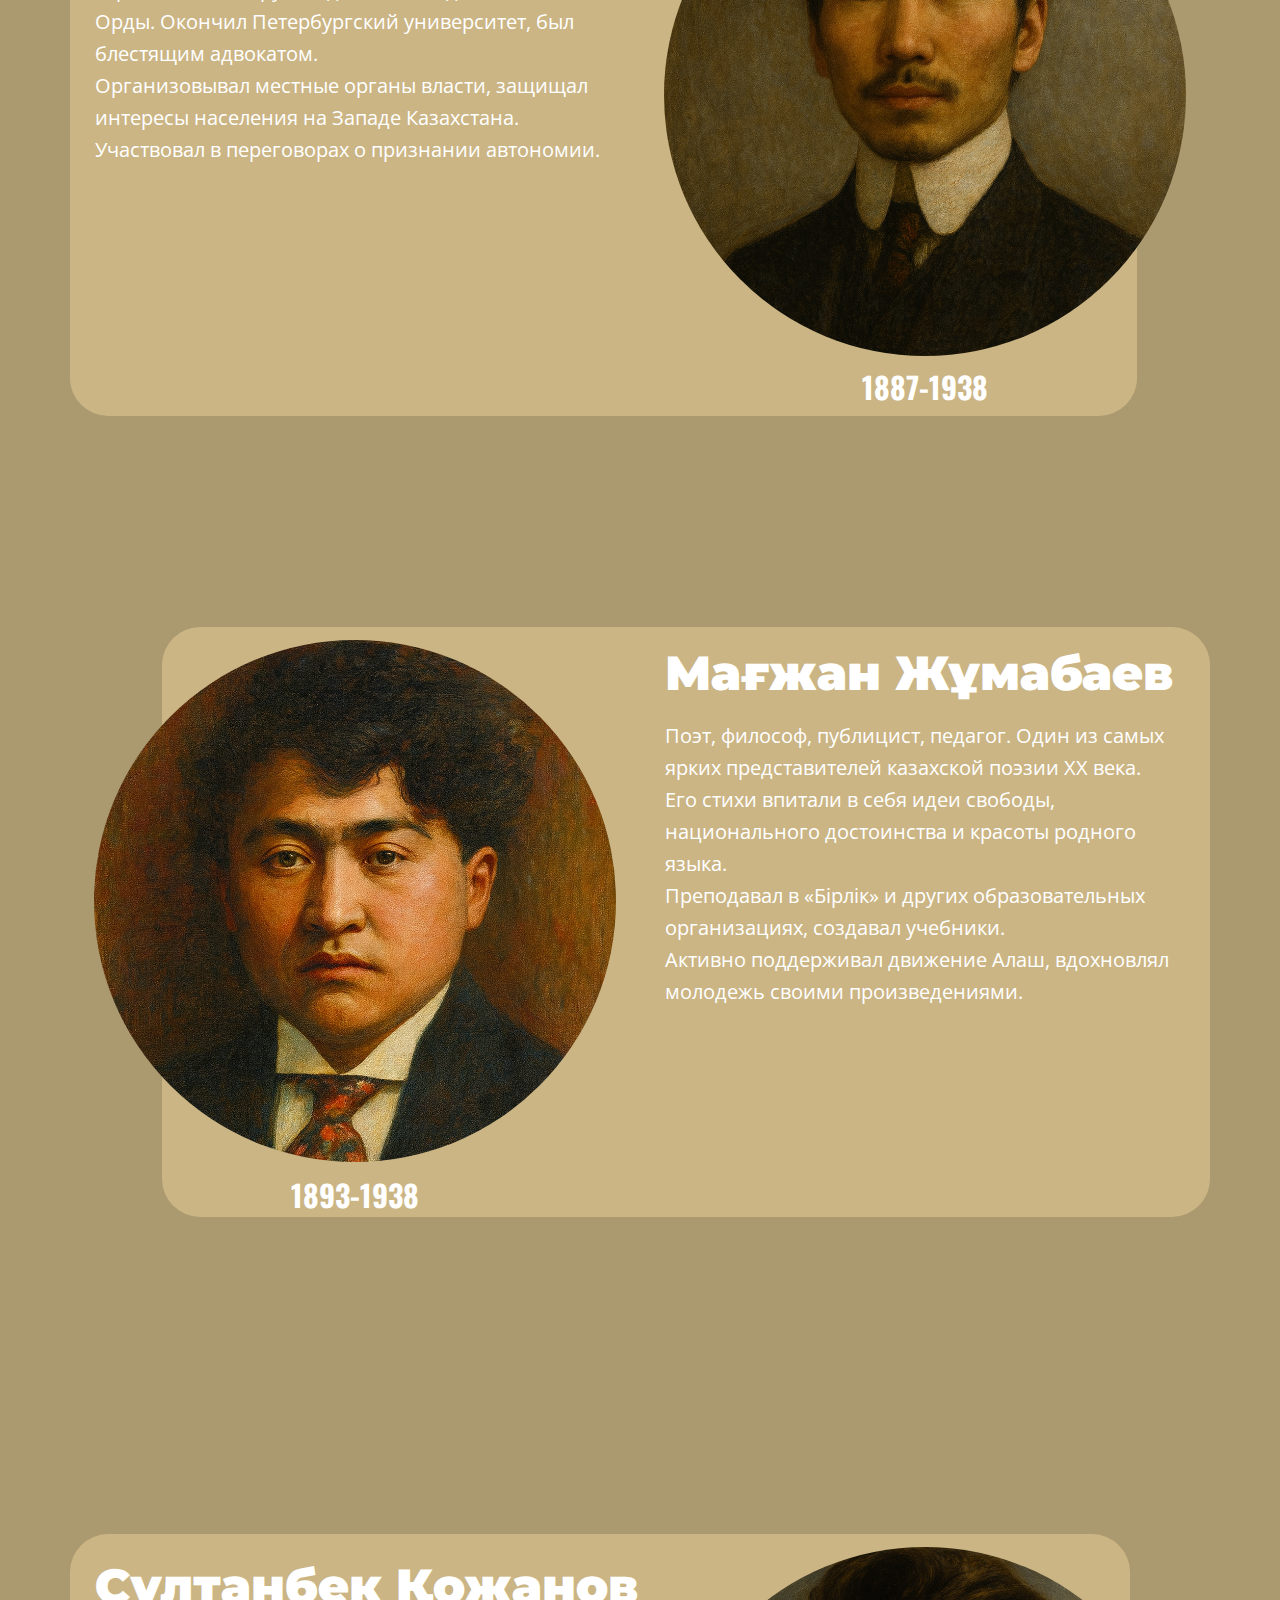
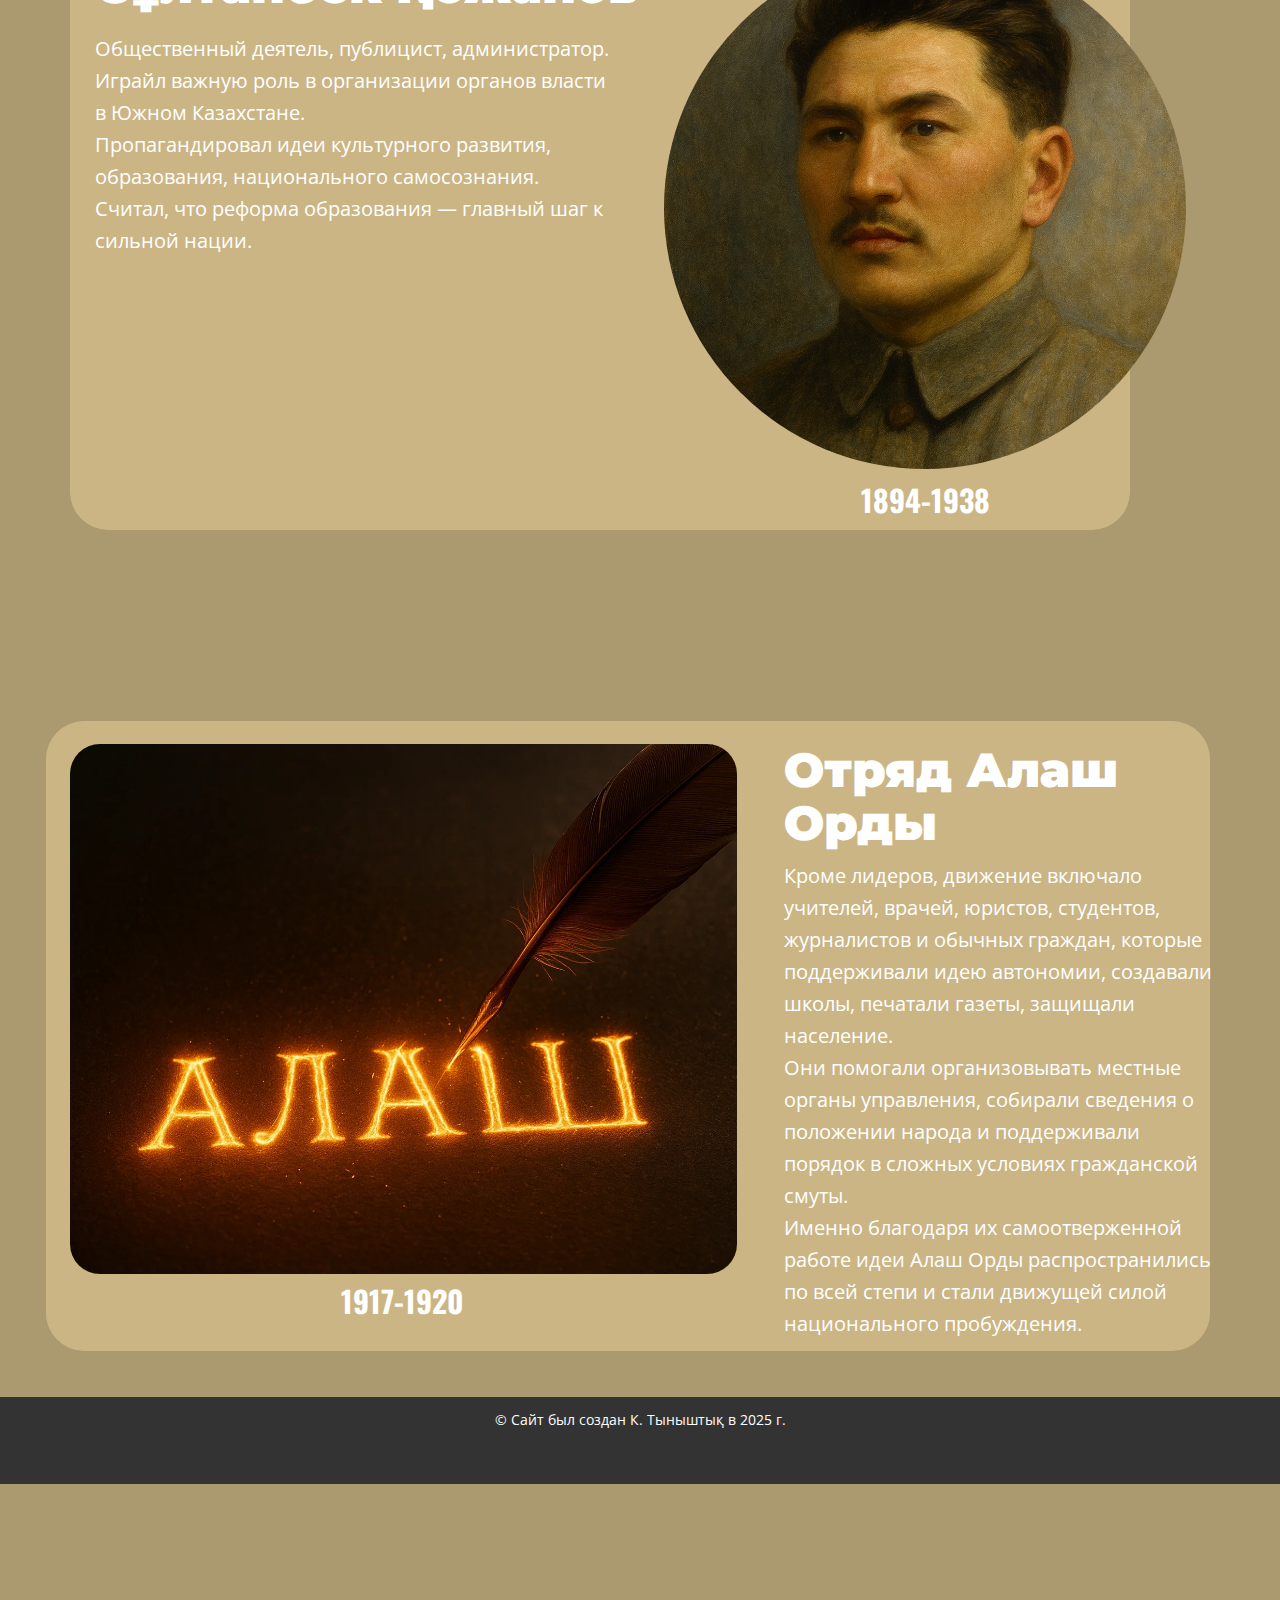
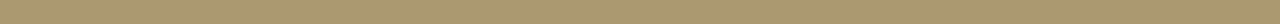
<file: Участники.html>
<!DOCTYPE html>
<html style="font-size: 16px;" lang="ru"><head>
    <meta name="viewport" content="width=device-width, initial-scale=1.0">
    <meta charset="utf-8">
    <meta name="keywords" content="Компания, Мы создаем бренды и опыт, которые способствуют замечательным изменениям, Наше руководство и люди, Начните бесплатную пробную версию сегодня, Связаться с нами">
    <meta name="description" content="">
    <title>Участники</title>
    <link rel="stylesheet" href="nicepage.css" media="screen">
<link rel="stylesheet" href="Участники.css" media="screen">
    <script class="u-script" type="text/javascript" src="jquery.js" defer=""></script>
    <script class="u-script" type="text/javascript" src="nicepage.js" defer=""></script>
    <meta name="generator" content="Nicepage 8.0.6, nicepage.com">
    
    
    
    
    
    
    
    
    
    
    
    
    
    
    <link id="u-page-google-font" rel="stylesheet" href="https://fonts.googleapis.com/css2?display=swap&amp;family=Roboto:ital,wght@0,100;0,200;0,300;0,400;0,500;0,600;0,700;0,800;0,900;1,100;1,200;1,300;1,400;1,500;1,600;1,700;1,800;1,900&amp;family=Open+Sans:ital,wght@0,300;0,400;0,500;0,600;0,700;0,800;1,300;1,400;1,500;1,600;1,700;1,800&amp;family=Montserrat:ital,wght@0,100;0,200;0,300;0,400;0,500;0,600;0,700;0,800;0,900;1,100;1,200;1,300;1,400;1,500;1,600;1,700;1,800;1,900&amp;family=Roboto+Slab:wght@100;200;300;400;500;600;700;800;900&amp;family=Oswald:wght@200;300;400;500;600;700">
    <script type="application/ld+json">{
		"@context": "http://schema.org",
		"@type": "Organization",
		"name": "",
		"logo": "images/2025-11-2615_05_33-no-bg-previewcarve.photos.png"
}</script>
    <meta name="theme-color" content="#411ae7">
    <meta property="og:title" content="Участники">
    <meta property="og:type" content="website">
  <meta data-intl-tel-input-cdn-path="intlTelInput/"></head>
  <body data-path-to-root="./" data-include-products="false" class="u-body u-clearfix u-overlap u-overlap-contrast u-overlap-transparent u-xl-mode" data-lang="ru"><header class="u-clearfix u-header u-sticky u-sticky-aa72 u-header" id="sec-204b"><div class="u-clearfix u-sheet u-sheet-1">
        <nav class="u-menu u-menu-one-level u-offcanvas u-menu-1" data-responsive-from="MD" role="navigation">
          <div class="menu-collapse u-custom-font u-font-montserrat" style="font-size: 1rem; letter-spacing: 0px; font-weight: 700;">
            <a class="u-button-style u-custom-left-right-menu-spacing u-custom-padding-bottom u-custom-text-active-color u-custom-text-color u-custom-text-hover-color u-custom-top-bottom-menu-spacing u-hamburger-link u-nav-link u-text-active-palette-1-base u-text-hover-palette-3-base u-hamburger-link-1" href="#" tabindex="-1" aria-label="Open menu" aria-controls="4bd5">
              <svg class="u-svg-link" viewBox="0 0 24 24"><use xlink:href="#menu-hamburger"></use></svg>
              <svg class="u-svg-content" version="1.1" id="menu-hamburger" viewBox="0 0 16 16" x="0px" y="0px" xmlns:xlink="http://www.w3.org/1999/xlink" xmlns="http://www.w3.org/2000/svg"><g><rect y="1" width="16" height="2"></rect><rect y="7" width="16" height="2"></rect><rect y="13" width="16" height="2"></rect>
</g></svg>
            </a>
          </div>
          <div class="u-custom-menu u-nav-container">
            <ul class="u-custom-font u-font-montserrat u-nav u-spacing-20 u-unstyled u-nav-1" role="menubar"><li role="none" class="u-nav-item"><a role="menuitem" class="u-button-style u-nav-link u-text-active-palette-3-light-1 u-text-body-color u-text-hover-custom-color-4" href="index.html" style="padding: 10px 9px;">Главная</a>
</li><li role="none" class="u-nav-item"><a role="menuitem" class="u-button-style u-nav-link u-text-active-palette-3-light-1 u-text-body-color u-text-hover-custom-color-4" href="Участники.html" style="padding: 10px 9px;">Участники</a>
</li><li role="none" class="u-nav-item"><a role="menuitem" class="u-button-style u-nav-link u-text-active-palette-3-light-1 u-text-body-color u-text-hover-custom-color-4" href="История.html" style="padding: 10px 9px;">История</a>
</li><li role="none" class="u-nav-item"><a role="menuitem" class="u-button-style u-nav-link u-text-active-palette-3-light-1 u-text-body-color u-text-hover-custom-color-4" href="Наши-исследования.html" style="padding: 10px 9px;">Наши исследования</a>
</li></ul>
          </div>
          <div class="u-custom-menu u-nav-container-collapse" id="4bd5" role="region" aria-label="Menu panel">
            <div class="u-black u-container-style u-inner-container-layout u-opacity u-opacity-95 u-sidenav">
              <div class="u-inner-container-layout u-sidenav-overflow">
                <div class="u-menu-close" tabindex="-1" aria-label="Close menu"></div>
                <ul class="u-align-center u-nav u-popupmenu-items u-unstyled u-nav-2" role="menubar"><li role="none" class="u-nav-item"><a role="menuitem" class="u-button-style u-nav-link" href="index.html">Главная</a>
</li><li role="none" class="u-nav-item"><a role="menuitem" class="u-button-style u-nav-link" href="Участники.html">Участники</a>
</li><li role="none" class="u-nav-item"><a role="menuitem" class="u-button-style u-nav-link" href="История.html">История</a>
</li><li role="none" class="u-nav-item"><a role="menuitem" class="u-button-style u-nav-link" href="Наши-исследования.html">Наши исследования</a>
</li></ul>
              </div>
            </div>
            <div class="u-black u-menu-overlay u-opacity u-opacity-70"></div>
          </div>
          <style class="menu-style">@media (max-width: 939px) {
                    [data-responsive-from="MD"] .u-nav-container {
                        display: none;
                    }
                    [data-responsive-from="MD"] .menu-collapse {
                        display: block;
                    }
                }</style>
        </nav>
        <a href="" class="u-image u-logo u-image-1" data-image-width="1280" data-image-height="700">
          <img src="images/2025-11-2615_05_33-no-bg-previewcarve.photos.png" class="u-logo-image u-logo-image-1">
        </a>
      </div></header>
    <section class="u-align-left u-clearfix u-container-align-left u-custom-color-1 u-section-1" id="carousel_6610">
      <div class="u-clearfix u-sheet u-valign-bottom-xs u-sheet-1">
        <div class="data-layout-selected u-clearfix u-expanded-width u-layout-wrap u-layout-wrap-1">
          <div class="u-layout">
            <div class="u-layout-row">
              <div class="u-container-style u-layout-cell u-size-30 u-layout-cell-1">
                <div class="u-container-layout u-container-layout-1">
                  <div class="custom-expanded u-custom-color-5 u-radius u-shape u-shape-round u-shape-1"></div>
                  <h2 class="u-align-left u-text u-text-1"> Алаш қайраткерлері</h2>
                  <h6 class="u-align-left u-custom-font u-font-roboto-slab u-text u-text-2"> Участники алаш орды</h6>
                  <p class="u-align-left u-text u-text-3"> Страница посвящена ключевым фигурам Алаш Орды — людям, которые боролись за автономию, модернизацию и будущее казахского народа. Ниже — сам​ые значимые деятели, каждый указан коротко и по делу.</p>
                  <ul class="u-custom-list u-file-icon u-text u-text-4">
                    <li style="padding-left: 8px;">
                      <div class="u-list-icon u-text-palette-3-light-1">
                        <svg class="u-svg-content" viewBox="0 0 512 512" id="svg-51c2"><path d="m506.88 244.288-137.856-128c-2.944-2.752-6.848-4.288-10.88-4.288h-342.144c-8.832 0-16 7.168-16 16v256c0 8.832 7.168 16 16 16h342.144c4.032 0 7.936-1.536 10.88-4.288l137.856-128c3.264-3.008 5.12-7.264 5.12-11.712s-1.856-8.704-5.12-11.712z" fill="currentColor"></path></svg>
                      </div>
                    </li>
                    <li style="padding-left: 8px;">
                      <br>
                    </li>
                    <li style="padding-left: 8px;">
                      <div class="u-list-icon u-text-palette-3-light-1">
                        <svg class="u-svg-content" viewBox="0 0 512 512" id="svg-51c2"><path d="m506.88 244.288-137.856-128c-2.944-2.752-6.848-4.288-10.88-4.288h-342.144c-8.832 0-16 7.168-16 16v256c0 8.832 7.168 16 16 16h342.144c4.032 0 7.936-1.536 10.88-4.288l137.856-128c3.264-3.008 5.12-7.264 5.12-11.712s-1.856-8.704-5.12-11.712z" fill="currentColor"></path></svg>
                      </div>
                      <br>
                    </li>
                    <li style="padding-left: 8px;">
                      <div class="u-list-icon u-text-palette-3-light-1">
                        <svg class="u-svg-content" viewBox="0 0 512 512" id="svg-51c2"><path d="m506.88 244.288-137.856-128c-2.944-2.752-6.848-4.288-10.88-4.288h-342.144c-8.832 0-16 7.168-16 16v256c0 8.832 7.168 16 16 16h342.144c4.032 0 7.936-1.536 10.88-4.288l137.856-128c3.264-3.008 5.12-7.264 5.12-11.712s-1.856-8.704-5.12-11.712z" fill="currentColor"></path></svg>
                      </div>
                      <br>
                    </li>
                    <li style="padding-left: 8px;">
                      <div class="u-list-icon u-text-palette-3-light-1">
                        <svg class="u-svg-content" viewBox="0 0 512 512" id="svg-51c2"><path d="m506.88 244.288-137.856-128c-2.944-2.752-6.848-4.288-10.88-4.288h-342.144c-8.832 0-16 7.168-16 16v256c0 8.832 7.168 16 16 16h342.144c4.032 0 7.936-1.536 10.88-4.288l137.856-128c3.264-3.008 5.12-7.264 5.12-11.712s-1.856-8.704-5.12-11.712z" fill="currentColor"></path></svg>
                      </div>
                      <br>
                    </li>
                    <li style="padding-left: 8px;">
                      <div class="u-list-icon u-text-palette-3-light-1">
                        <svg class="u-svg-content" viewBox="0 0 512 512" id="svg-51c2"><path d="m506.88 244.288-137.856-128c-2.944-2.752-6.848-4.288-10.88-4.288h-342.144c-8.832 0-16 7.168-16 16v256c0 8.832 7.168 16 16 16h342.144c4.032 0 7.936-1.536 10.88-4.288l137.856-128c3.264-3.008 5.12-7.264 5.12-11.712s-1.856-8.704-5.12-11.712z" fill="currentColor"></path></svg>
                      </div>
                      <br>
                    </li>
                    <li style="padding-left: 8px;">
                      <div class="u-list-icon u-text-palette-3-light-1">
                        <svg class="u-svg-content" viewBox="0 0 512 512" id="svg-51c2"><path d="m506.88 244.288-137.856-128c-2.944-2.752-6.848-4.288-10.88-4.288h-342.144c-8.832 0-16 7.168-16 16v256c0 8.832 7.168 16 16 16h342.144c4.032 0 7.936-1.536 10.88-4.288l137.856-128c3.264-3.008 5.12-7.264 5.12-11.712s-1.856-8.704-5.12-11.712z" fill="currentColor"></path></svg>
                      </div>
                      <br>
                    </li>
                    <li style="padding-left: 8px;">
                      <div class="u-list-icon u-text-palette-3-light-1">
                        <svg class="u-svg-content" viewBox="0 0 512 512" id="svg-51c2"><path d="m506.88 244.288-137.856-128c-2.944-2.752-6.848-4.288-10.88-4.288h-342.144c-8.832 0-16 7.168-16 16v256c0 8.832 7.168 16 16 16h342.144c4.032 0 7.936-1.536 10.88-4.288l137.856-128c3.264-3.008 5.12-7.264 5.12-11.712s-1.856-8.704-5.12-11.712z" fill="currentColor"></path></svg>
                      </div>
                      <br>
                    </li>
                    <li style="padding-left: 8px;">
                      <div class="u-list-icon u-text-palette-3-light-1">
                        <svg class="u-svg-content" viewBox="0 0 512 512" id="svg-51c2"><path d="m506.88 244.288-137.856-128c-2.944-2.752-6.848-4.288-10.88-4.288h-342.144c-8.832 0-16 7.168-16 16v256c0 8.832 7.168 16 16 16h342.144c4.032 0 7.936-1.536 10.88-4.288l137.856-128c3.264-3.008 5.12-7.264 5.12-11.712s-1.856-8.704-5.12-11.712z" fill="currentColor"></path></svg>
                      </div>
                      <br>
                    </li>
                    <li style="padding-left: 8px;">
                      <div class="u-list-icon u-text-palette-3-light-1">
                        <svg class="u-svg-content" viewBox="0 0 512 512" id="svg-51c2"><path d="m506.88 244.288-137.856-128c-2.944-2.752-6.848-4.288-10.88-4.288h-342.144c-8.832 0-16 7.168-16 16v256c0 8.832 7.168 16 16 16h342.144c4.032 0 7.936-1.536 10.88-4.288l137.856-128c3.264-3.008 5.12-7.264 5.12-11.712s-1.856-8.704-5.12-11.712z" fill="currentColor"></path></svg>
                      </div>
                      <br>
                    </li>
                    <li style="padding-left: 8px;">
                      <div class="u-list-icon u-text-palette-3-light-1">
                        <svg class="u-svg-content" viewBox="0 0 512 512" id="svg-51c2"><path d="m506.88 244.288-137.856-128c-2.944-2.752-6.848-4.288-10.88-4.288h-342.144c-8.832 0-16 7.168-16 16v256c0 8.832 7.168 16 16 16h342.144c4.032 0 7.936-1.536 10.88-4.288l137.856-128c3.264-3.008 5.12-7.264 5.12-11.712s-1.856-8.704-5.12-11.712z" fill="currentColor"></path></svg>
                      </div>
                      <br>
                    </li>
                  </ul>
                  <p class="u-custom-font u-font-roboto-slab u-text u-text-default u-text-5">
                    <a class="u-active-none u-border-none u-btn u-button-link u-button-style u-hover-none u-none u-text-palette-3-light-2 u-btn-1" href="Участники.html#sec-9464" data-page-id="2745528738"> Әлихан Бөкейханов <br>
                    </a>
                  </p>
                  <p class="u-custom-font u-font-roboto-slab u-text u-text-default u-text-6">
                    <a class="u-active-none u-border-none u-btn u-button-link u-button-style u-hover-none u-none u-text-palette-3-light-2 u-btn-2" href="Участники.html#sec-409e" data-page-id="2745528738">Ахмет Байтұрсынов </a>
                  </p>
                  <p class="u-custom-font u-font-roboto-slab u-text u-text-default u-text-7">
                    <a class="u-active-none u-border-none u-btn u-button-link u-button-style u-hover-none u-none u-text-palette-3-light-2 u-btn-3" href="Участники.html#sec-2119" data-page-id="2745528738">Міржақып Дулатов </a>
                  </p>
                  <p class="u-custom-font u-font-roboto-slab u-text u-text-default-lg u-text-default-md u-text-default-sm u-text-default-xl u-text-8">
                    <a class="u-active-none u-border-none u-btn u-button-link u-button-style u-hover-none u-none u-text-palette-3-light-2 u-btn-4" href="Участники.html#sec-1e98" data-page-id="2745528738">Жақып Ақбаев</a>
                  </p>
                  <p class="u-custom-font u-font-roboto-slab u-text u-text-default u-text-9">
                    <a class="u-active-none u-border-none u-btn u-button-link u-button-style u-hover-none u-none u-text-palette-3-light-2 u-btn-5" href="Участники.html#sec-c5d6" data-page-id="2745528738">Халел Ғаббасов</a>
                  </p>
                  <p class="u-custom-font u-font-roboto-slab u-text u-text-default u-text-10">
                    <a class="u-active-none u-border-none u-btn u-button-link u-button-style u-hover-none u-none u-text-palette-3-light-2 u-btn-6" href="Участники.html#sec-c1e8" data-page-id="2745528738">Халел Досмұхамедов</a>
                  </p>
                  <p class="u-custom-font u-font-roboto-slab u-text u-text-default u-text-11">
                    <a class="u-active-none u-border-none u-btn u-button-link u-button-style u-hover-none u-none u-text-palette-3-light-2 u-btn-7" href="Участники.html#sec-5192" data-page-id="2745528738">Жанша Досмұхамедов</a>
                  </p>
                  <p class="u-custom-font u-font-roboto-slab u-text u-text-default-lg u-text-default-md u-text-default-sm u-text-default-xl u-text-12">
                    <a class="u-active-none u-border-none u-btn u-button-link u-button-style u-hover-none u-none u-text-palette-3-light-2 u-btn-8" href="Участники.html#sec-ed98" data-page-id="2745528738">Мағжан Жұмабаев</a>
                  </p>
                  <p class="u-custom-font u-font-roboto-slab u-text u-text-default-lg u-text-default-md u-text-default-sm u-text-default-xl u-text-13">
                    <a class="u-active-none u-border-none u-btn u-button-link u-button-style u-hover-none u-none u-text-palette-3-light-2 u-btn-9" href="Участники.html#sec-be16" data-page-id="2745528738">Отряд Алаш Орды&nbsp;</a>
                  </p>
                  <p class="u-custom-font u-font-roboto-slab u-text u-text-default u-text-14">
                    <a class="u-active-none u-border-none u-btn u-button-link u-button-style u-hover-none u-none u-text-palette-3-light-2 u-btn-10" href="Участники.html#sec-5bde" data-page-id="2745528738">Сұлтанбек Қож​анов</a>
                  </p>
                </div>
              </div>
              <div class="u-align-right u-container-align-right u-container-align-right-lg u-container-align-right-md u-container-align-right-sm u-container-align-right-xl u-container-style u-layout-cell u-shape-rectangle u-size-30 u-layout-cell-2">
                <div class="u-container-layout u-container-layout-2">
                  <img class="custom-expanded u-expanded-width-lg u-expanded-width-md u-expanded-width-sm u-expanded-width-xl u-image u-image-round u-radius u-image-1" src="images/task_01kb35fes3f43r3bnjhg9cecpm_1764264370_img_0.webp" alt="" data-image-width="1024" data-image-height="1536">
                </div>
              </div>
            </div>
          </div>
        </div>
      </div>
    </section>
    <section class="u-clearfix u-custom-color-1 u-section-2" id="carousel_2085">
      <div class="u-clearfix u-sheet u-sheet-1">
        <h2 class="u-align-center u-text u-text-default u-text-1"> Участники алаш орды</h2>
        <div class="u-expanded-width u-list u-list-1">
          <div class="u-repeater u-repeater-1">
            <div class="u-align-center u-container-align-center u-container-style u-list-item u-opacity u-opacity-90 u-repeater-item u-shape-rectangle">
              <div class="u-container-layout u-similar-container u-container-layout-1">
                <img class="u-image u-image-circle u-image-1" src="images/ChatGPTImage28.2025.01_23_34.png" alt="" data-image-width="1024" data-image-height="1536">
                <h5 class="u-align-center u-text u-text-2"> Әлихан Бөкейханов </h5>
                <p class="u-align-center u-text u-text-3"> Лидер движения, политик, экономист</p>
              </div>
            </div>
            <div class="u-align-center u-container-align-center u-container-style u-list-item u-opacity u-opacity-90 u-repeater-item u-shape-rectangle">
              <div class="u-container-layout u-similar-container u-container-layout-2">
                <img class="u-image u-image-circle u-image-2" src="images/ChatGPTImage28.2025.01_24_10.png" alt="" data-image-width="1024" data-image-height="1536">
                <h5 class="u-align-center u-text u-text-4"> Ахмет Байтұрсынов </h5>
                <p class="u-align-center u-text u-text-5"> Реформатор, лингвист, просветитель</p>
              </div>
            </div>
            <div class="u-align-center u-container-align-center u-container-style u-list-item u-opacity u-opacity-90 u-repeater-item u-shape-rectangle">
              <div class="u-container-layout u-similar-container u-container-layout-3">
                <img class="u-image u-image-circle u-image-3" src="images/ChatGPTImage28.2025.01_24_47.png" alt="" data-image-width="1024" data-image-height="1536">
                <h5 class="u-align-center u-text u-text-6"> Міржақып Дулатов </h5>
                <p class="u-align-center u-text u-text-7"> Писатель, публицист, педагог</p>
              </div>
            </div>
            <div class="u-align-center u-container-align-center u-container-style u-list-item u-opacity u-opacity-90 u-repeater-item u-shape-rectangle">
              <div class="u-container-layout u-similar-container u-container-layout-4">
                <img class="u-image u-image-circle u-image-4" src="images/ChatGPTImage28.2025.01_26_01.png" alt="" data-image-width="1024" data-image-height="1536">
                <h5 class="u-align-center u-text u-text-8"> Жақып Ақбаев</h5>
                <p class="u-align-center u-text u-text-9"> Юрист, правозащитник</p>
              </div>
            </div>
            <div class="u-align-center u-container-align-center u-container-style u-list-item u-opacity u-opacity-90 u-repeater-item u-shape-rectangle">
              <div class="u-container-layout u-similar-container u-container-layout-5">
                <img class="u-image u-image-circle u-image-5" src="images/ChatGPTImage28.2025.01_27_00.png" alt="" data-image-width="1024" data-image-height="1536">
                <h5 class="u-align-center u-text u-text-10"> Халел Ғаббасов</h5>
                <p class="u-align-center u-text u-text-11"> Государственный деятель, дипломат</p>
              </div>
            </div>
            <div class="u-align-center u-container-align-center u-container-style u-list-item u-opacity u-opacity-90 u-repeater-item u-shape-rectangle">
              <div class="u-container-layout u-similar-container u-container-layout-6">
                <img class="u-image u-image-circle u-image-6" src="images/ChatGPTImage28.2025.01_26_38.png" alt="" data-image-width="1024" data-image-height="1536">
                <h5 class="u-align-center u-text u-text-12"> Халел Досмұхамедов</h5>
                <p class="u-align-center u-text u-text-13"> Врач, ученый, этнограф </p>
              </div>
            </div>
            <div class="u-align-center u-container-align-center u-container-style u-list-item u-opacity u-opacity-90 u-repeater-item u-shape-rectangle">
              <div class="u-container-layout u-similar-container u-container-layout-7">
                <img class="u-image u-image-circle u-image-7" src="images/ChatGPTImage28.2025.01_25_36.png" alt="" data-image-width="1024" data-image-height="1536">
                <h5 class="u-align-center u-text u-text-14"> Жанша Досмұхамедов</h5>
                <p class="u-align-center u-text u-text-15"> Юрист, руководитель Западной Алаш</p>
              </div>
            </div>
            <div class="u-align-center u-container-align-center u-container-style u-list-item u-opacity u-opacity-90 u-repeater-item u-shape-rectangle">
              <div class="u-container-layout u-similar-container u-container-layout-8">
                <img class="u-image u-image-circle u-image-8" src="images/ChatGPTImage28.2025.01_26_20.png" alt="" data-image-width="1024" data-image-height="1536">
                <h5 class="u-align-center u-text u-text-16"> Мағжан Жұмабаев</h5>
                <p class="u-align-center u-text u-text-17"> Поэт, педагог, мыслитель</p>
              </div>
            </div>
            <div class="u-align-center u-container-align-center u-container-style u-list-item u-opacity u-opacity-90 u-repeater-item u-shape-rectangle">
              <div class="u-container-layout u-similar-container u-container-layout-9">
                <img class="u-image u-image-circle u-image-9" src="images/ChatGPTImage28.2025.01_25_03.png" alt="" data-image-width="1024" data-image-height="1536">
                <h5 class="u-align-center u-text u-text-18"> Сұлтанбек Қожанов</h5>
                <p class="u-align-center u-text u-text-19"> Общественный деятель, публицист</p>
              </div>
            </div>
            <div class="u-align-center u-container-align-center u-container-style u-list-item u-opacity u-opacity-90 u-repeater-item u-shape-rectangle">
              <div class="u-container-layout u-similar-container u-container-layout-10">
                <img class="u-image u-image-circle u-image-10" src="images/9f888997542e1f48d07594aa4a646579.jpg" alt="" data-image-width="937" data-image-height="748">
                <h5 class="u-align-center u-text u-text-20"> Отряд Алаш Орды&nbsp;</h5>
                <p class="u-align-center u-text u-text-21"> Ещё другие менее упоминаемые, но не менее важные участники</p>
              </div>
            </div>
          </div>
        </div>
      </div>
    </section>

<section class="u-clearfix u-custom-color-1" style="padding-bottom: 140px; padding-top: 40px;">
  <div class="u-clearfix u-sheet u-sheet-1">

    <h2 class="u-align-center u-text">"Алаш жолы" 3D моделі</h2>

    <iframe title="Sketchfab Model"
            width="100%"
            height="480"
            frameborder="0"
            allowfullscreen
            mozallowfullscreen="true"
            webkitallowfullscreen="true"
            allow="autoplay; fullscreen; xr-spatial-tracking"
            xr-spatial-tracking
            execution-while-out-of-viewport
            execution-while-not-rendered
            web-share
            src="https://sketchfab.com/models/08c1d9414ace4baca1927f670f3b09aa/embed?autostart=1&ui_infos=0&ui_hint=0&ui_watermark=0&ui_stop=0&ui_controls=1&preload=1">
    </iframe>
  </div>


    <section class="u-clearfix u-container-align-center-lg u-container-align-center-md u-container-align-center-sm u-container-align-center-xl u-custom-color-1 u-section-3" id="sec-9464">
      <div class="u-clearfix u-sheet u-valign-middle-lg u-valign-middle-md u-valign-middle-sm u-sheet-1">
        <div class="data-layout-selected u-clearfix u-expanded-width u-layout-wrap u-layout-wrap-1">
          <div class="u-layout">
            <div class="u-layout-row">
              <div class="u-align-center u-container-align-center u-container-align-center-lg u-container-align-center-md u-container-align-center-sm u-container-align-center-xl u-container-style u-layout-cell u-left-cell u-shape-rectangle u-size-30 u-layout-cell-1">
                <div class="u-container-layout u-container-layout-1">
                  <div class="u-custom-color-5 u-expanded-height-lg u-expanded-height-md u-expanded-height-sm u-expanded-height-xl u-expanded-width-xs u-radius u-shape u-shape-round u-shape-1"></div>
                  <h2 class="u-align-left u-text u-text-1"> Әлихан Нұрмұхамедұлы Бөкейханов</h2>
                  <p class="u-align-left u-text u-text-2"> Лидер движения Алаш, государственный деятель, экономист, публицист. Окончил Санкт-Петербургский лесной институт и стал одним из первых казахских ученых-экономистов. Активно выступал за создание казахской автономии, отстаивал права народа в Государственной думе.<br> Основатель и идеолог партии «Алаш». Считал, что будущее казахов — в образовании, модернизации и самоуправлении.<br> Его научные труды, статьи и политические шаги стали фундаментом казахской государственности.
                  </p>
                </div>
              </div>
              <div class="u-align-center u-container-align-center u-container-align-center-lg u-container-align-center-md u-container-align-center-sm u-container-align-center-xl u-container-style u-layout-cell u-right-cell u-size-30 u-layout-cell-2">
                <div class="u-container-layout u-valign-bottom-lg u-valign-bottom-md u-valign-bottom-sm u-valign-bottom-xl u-container-layout-2">
                  <img class="u-image u-image-circle u-image-1" src="images/ChatGPTImage28.2025.01_23_34.png" alt="" data-image-width="1024" data-image-height="1536">
                  <h2 class="u-custom-font u-font-oswald u-text u-text-3"> 1866-1937 </h2>
                </div>
              </div>
            </div>
          </div>
        </div>
      </div>
    </section>
    <section class="u-clearfix u-container-align-center-lg u-container-align-center-md u-container-align-center-sm u-container-align-center-xl u-custom-color-1 u-section-4" id="sec-409e" data-animation-name="" data-animation-duration="0" data-animation-delay="0" data-animation-direction="">
      <div class="u-clearfix u-sheet u-valign-middle-lg u-valign-middle-md u-valign-middle-sm u-valign-middle-xs u-sheet-1">
        <div class="data-layout-selected u-clearfix u-expanded-width u-gutter-0 u-layout-wrap u-layout-wrap-1">
          <div class="u-layout">
            <div class="u-layout-row">
              <div class="u-align-center u-container-align-center u-container-align-center-lg u-container-align-center-md u-container-align-center-sm u-container-align-center-xl u-container-style u-layout-cell u-left-cell u-shape-rectangle u-size-30 u-layout-cell-1">
                <div class="u-container-layout u-container-layout-1">
                  <div class="u-custom-color-5 u-expanded-height-lg u-expanded-height-md u-expanded-height-sm u-expanded-height-xl u-expanded-width-xs u-radius u-shape u-shape-round u-shape-1" data-animation-name="" data-animation-duration="0" data-animation-delay="0" data-animation-direction=""></div>
                  <img class="u-image u-image-circle u-image-1" src="images/ChatGPTImage28.2025.01_24_10.png" alt="" data-image-width="1024" data-image-height="1536">
                  <h2 class="u-custom-font u-font-oswald u-text u-text-1"> 1872-1937</h2>
                </div>
              </div>
              <div class="u-align-center u-container-align-center u-container-align-center-lg u-container-align-center-md u-container-align-center-sm u-container-align-center-xl u-container-style u-layout-cell u-right-cell u-shape-rectangle u-size-30 u-layout-cell-2">
                <div class="u-container-layout u-valign-bottom-lg u-valign-bottom-md u-valign-bottom-sm u-valign-bottom-xl u-container-layout-2">
                  <h2 class="u-align-left u-text u-text-2"> Ахмет Байтұрсынов </h2>
                  <p class="u-align-left u-text u-text-3"> Выдающийся реформатор, лингвист, педагог, общественный деятель. Создатель казахской национальной азбуки (төте жазу), автор школьных учебников и основоположник казахской лингвистики.<br> Редактор газеты «Қазақ», через которую объединял интеллигенцию и формировал общественное мнение.<br> Активно поддерживал просвещение, создавал школы и программы обучения. Был одним из духовных лидеров Алаш Орды.
                  </p>
                </div>
              </div>
            </div>
          </div>
        </div>
      </div>
    </section>
    <section class="u-clearfix u-container-align-center u-custom-color-1 u-section-5" id="sec-2119">
      <div class="u-clearfix u-sheet u-valign-middle-lg u-valign-middle-md u-valign-middle-sm u-valign-middle-xs u-sheet-1">
        <div class="data-layout-selected u-clearfix u-expanded-width u-layout-wrap u-layout-wrap-1">
          <div class="u-layout">
            <div class="u-layout-row">
              <div class="u-align-center u-container-align-center u-container-align-center-lg u-container-align-center-md u-container-align-center-sm u-container-align-center-xl u-container-style u-layout-cell u-left-cell u-shape-rectangle u-size-30 u-layout-cell-1">
                <div class="u-container-layout u-container-layout-1">
                  <div class="u-custom-color-5 u-expanded-height-lg u-expanded-height-md u-expanded-height-sm u-expanded-height-xl u-expanded-width-xs u-radius u-shape u-shape-round u-shape-1"></div>
                  <h2 class="u-align-left u-text u-text-1"> Міржақып Дулатов </h2>
                  <p class="u-align-left u-text u-text-2"> Писатель, публицист, педагог, один из первых национальных романтиков. Автор книги-манифеста «Оян, қазақ!», которая призывала народ к пробуждению, свободе и образованию.<br> Активно участвовал в политической работе Алаш Орды, писал статьи, выступал перед населением, занимался организацией школ.<br> Его творчество стало символом национального самосознания.
                  </p>
                </div>
              </div>
              <div class="u-align-center u-container-align-center u-container-align-center-lg u-container-align-center-md u-container-align-center-sm u-container-align-center-xl u-container-style u-layout-cell u-right-cell u-size-30 u-layout-cell-2">
                <div class="u-container-layout u-container-layout-2">
                  <img class="u-image u-image-circle u-image-1" src="images/ChatGPTImage28.2025.01_24_47.png" alt="" data-image-width="1024" data-image-height="1536">
                  <h2 class="u-custom-font u-font-oswald u-text u-text-3"> 1885-1935</h2>
                </div>
              </div>
            </div>
          </div>
        </div>
      </div>
    </section>
    <section class="u-clearfix u-container-align-center u-custom-color-1 u-section-6" id="sec-1e98">
      <div class="u-clearfix u-sheet u-valign-middle-lg u-valign-middle-md u-valign-middle-sm u-sheet-1">
        <div class="data-layout-selected u-clearfix u-expanded-width u-gutter-0 u-layout-wrap u-layout-wrap-1">
          <div class="u-layout">
            <div class="u-layout-row">
              <div class="u-align-center u-container-align-center u-container-align-center-lg u-container-align-center-md u-container-align-center-sm u-container-align-center-xl u-container-style u-layout-cell u-left-cell u-shape-rectangle u-size-30 u-layout-cell-1">
                <div class="u-container-layout u-valign-bottom-lg u-valign-bottom-md u-valign-bottom-sm u-container-layout-1">
                  <div class="u-custom-color-5 u-expanded-height-lg u-expanded-height-md u-expanded-height-sm u-expanded-height-xl u-expanded-width-xs u-radius u-shape u-shape-round u-shape-1"></div>
                  <img class="u-image u-image-circle u-image-1" src="images/ChatGPTImage28.2025.01_26_01.png" alt="" data-image-width="1024" data-image-height="1536">
                  <h2 class="u-custom-font u-font-oswald u-text u-text-1"> 1876-1934</h2>
                </div>
              </div>
              <div class="u-align-center u-container-align-center u-container-align-center-lg u-container-align-center-md u-container-align-center-sm u-container-align-center-xl u-container-style u-layout-cell u-right-cell u-shape-rectangle u-size-30 u-layout-cell-2">
                <div class="u-container-layout u-container-layout-2">
                  <h2 class="u-align-left u-text u-text-2"> Жақып Ақбаев</h2>
                  <p class="u-align-left u-text u-text-3"> Юрист европейского уровня, выпускник Императорского Санкт-Петербургского университета. Специализировался на праве и активно защищал интересы казахов в суде.<br> Выступал за реформирование колониальной системы, участвовал в разработке юридических основ автономии Алаш.<br> Считал, что права и свободы народа — первооснова будущего государства.
                  </p>
                </div>
              </div>
            </div>
          </div>
        </div>
      </div>
    </section>
    <section class="u-clearfix u-container-align-center u-custom-color-1 u-section-7" id="sec-c5d6">
      <div class="u-clearfix u-sheet u-valign-middle-lg u-valign-middle-md u-valign-middle-sm u-sheet-1">
        <div class="data-layout-selected u-clearfix u-expanded-width u-layout-wrap u-layout-wrap-1">
          <div class="u-layout">
            <div class="u-layout-row">
              <div class="u-align-center u-container-align-center u-container-align-center-lg u-container-align-center-md u-container-align-center-sm u-container-align-center-xl u-container-style u-layout-cell u-left-cell u-shape-rectangle u-size-30 u-layout-cell-1">
                <div class="u-container-layout u-container-layout-1">
                  <div class="u-custom-color-5 u-expanded-width-xs u-radius u-shape u-shape-round u-shape-1"></div>
                  <h2 class="u-align-left u-text u-text-1"> Халел Ғаббасов</h2>
                  <p class="u-align-left u-text u-text-2"> Государственный деятель, дипломат, один из руководителей Алаш Орды. Принимал участие в переговорах с Временным правительством, Колчаком, а также другими политическими силами того времени.<br> Занимался созданием органов автономии, выступал за мирный путь решения конфликтов.<br> Имел большой авторитет в политических кругах.
                  </p>
                </div>
              </div>
              <div class="u-align-center u-container-align-center u-container-align-center-lg u-container-align-center-md u-container-align-center-sm u-container-align-center-xl u-container-style u-layout-cell u-right-cell u-size-30 u-layout-cell-2">
                <div class="u-container-layout u-container-layout-2">
                  <img class="u-image u-image-circle u-image-1" src="images/ChatGPTImage28.2025.01_27_00.png" alt="" data-image-width="1024" data-image-height="1536">
                  <h2 class="u-custom-font u-font-oswald u-text u-text-3"> 1888-1931</h2>
                </div>
              </div>
            </div>
          </div>
        </div>
      </div>
    </section>
    <section class="u-clearfix u-container-align-center-lg u-container-align-center-md u-container-align-center-sm u-container-align-center-xl u-custom-color-1 u-section-8" id="sec-c1e8">
      <div class="u-clearfix u-sheet u-valign-middle-lg u-valign-middle-md u-valign-middle-sm u-sheet-1">
        <div class="data-layout-selected u-clearfix u-expanded-width u-gutter-0 u-layout-wrap u-layout-wrap-1">
          <div class="u-layout">
            <div class="u-layout-row">
              <div class="u-align-center u-container-align-center u-container-align-center-lg u-container-align-center-md u-container-align-center-sm u-container-align-center-xl u-container-style u-layout-cell u-left-cell u-shape-rectangle u-size-30 u-layout-cell-1">
                <div class="u-container-layout u-valign-bottom-lg u-valign-bottom-md u-valign-bottom-sm u-container-layout-1">
                  <div class="u-custom-color-5 u-expanded-height-lg u-expanded-height-md u-expanded-height-sm u-expanded-height-xl u-expanded-width-xs u-radius u-shape u-shape-round u-shape-1"></div>
                  <img class="u-image u-image-circle u-image-1" src="images/ChatGPTImage28.2025.01_26_38.png" alt="" data-image-width="1024" data-image-height="1536">
                  <h2 class="u-custom-font u-font-oswald u-text u-text-1"> 1883-1939</h2>
                </div>
              </div>
              <div class="u-align-center u-container-align-center u-container-align-center-lg u-container-align-center-md u-container-align-center-sm u-container-align-center-xl u-container-style u-layout-cell u-right-cell u-shape-rectangle u-size-30 u-layout-cell-2">
                <div class="u-container-layout u-container-layout-2">
                  <h2 class="u-align-left u-text u-text-2"> Халел Досмұхамедов</h2>
                  <p class="u-align-left u-text u-text-3"> Врач, ученый, этнограф, педагог, общественный деятель. Окончил Военно-медицинскую академию, работал хирургом.<br> Автор трудов по медицине, биологии, этнографии. Создавал санитарные, образовательные программы в регионах.<br> Считал, что здоровье и образование — фундамент развития нации. Активно поддерживал движение Алаш.
                  </p>
                </div>
              </div>
            </div>
          </div>
        </div>
      </div>
    </section>
    <section class="u-clearfix u-container-align-center u-custom-color-1 u-section-9" id="sec-5192">
      <div class="u-clearfix u-sheet u-valign-middle-lg u-valign-middle-md u-valign-middle-sm u-sheet-1">
        <div class="data-layout-selected u-clearfix u-expanded-width u-layout-wrap u-layout-wrap-1">
          <div class="u-layout">
            <div class="u-layout-row">
              <div class="u-align-center u-container-align-center u-container-align-center-lg u-container-align-center-md u-container-align-center-sm u-container-align-center-xl u-container-style u-layout-cell u-left-cell u-shape-rectangle u-size-30 u-layout-cell-1">
                <div class="u-container-layout u-container-layout-1">
                  <div class="u-custom-color-5 u-expanded-width-xs u-radius u-shape u-shape-round u-shape-1"></div>
                  <h2 class="u-align-left u-text u-text-1"> Жанша Досмұхамедов</h2>
                  <p class="u-align-left u-text u-text-2"> Юрист, политик, руководитель Западной Алаш Орды. Окончил Петербургский университет, был блестящим адвокатом.<br> Организовывал местные органы власти, защищал интересы населения на Западе Казахстана.<br> Участвовал в переговорах о признании автономии.&nbsp;
                  </p>
                </div>
              </div>
              <div class="u-align-center u-container-align-center u-container-align-center-lg u-container-align-center-md u-container-align-center-sm u-container-align-center-xl u-container-style u-layout-cell u-right-cell u-size-30 u-layout-cell-2">
                <div class="u-container-layout u-container-layout-2">
                  <img class="u-image u-image-circle u-image-1" src="images/ChatGPTImage28.2025.01_25_36.png" alt="" data-image-width="1024" data-image-height="1536">
                  <h2 class="u-custom-font u-font-oswald u-text u-text-3"> 1887-1938</h2>
                </div>
              </div>
            </div>
          </div>
        </div>
      </div>
    </section>
    <section class="u-clearfix u-container-align-center u-custom-color-1 u-section-10" id="sec-ed98">
      <div class="u-clearfix u-sheet u-valign-middle-lg u-valign-middle-md u-valign-middle-sm u-sheet-1">
        <div class="data-layout-selected u-clearfix u-expanded-width u-gutter-0 u-layout-wrap u-layout-wrap-1">
          <div class="u-layout">
            <div class="u-layout-row">
              <div class="u-align-center u-container-align-center u-container-align-center-lg u-container-align-center-md u-container-align-center-sm u-container-align-center-xl u-container-style u-layout-cell u-left-cell u-shape-rectangle u-size-30 u-layout-cell-1">
                <div class="u-container-layout u-valign-top-lg u-valign-top-md u-valign-top-sm u-container-layout-1">
                  <div class="u-custom-color-5 u-expanded-width-xs u-radius u-shape u-shape-round u-shape-1"></div>
                  <img class="u-image u-image-circle u-image-1" src="images/ChatGPTImage28.2025.01_26_20.png" alt="" data-image-width="1024" data-image-height="1536">
                  <h2 class="u-custom-font u-font-oswald u-text u-text-1"> 1893-1938</h2>
                </div>
              </div>
              <div class="u-align-center u-container-align-center u-container-align-center-lg u-container-align-center-md u-container-align-center-sm u-container-align-center-xl u-container-style u-layout-cell u-right-cell u-shape-rectangle u-size-30 u-layout-cell-2">
                <div class="u-container-layout u-container-layout-2">
                  <h2 class="u-align-left u-text u-text-2"> Мағжан Жұмабаев</h2>
                  <p class="u-align-left u-text u-text-3"> Поэт, философ, публицист, педагог. Один из самых ярких представителей казахской поэзии XX века.<br> Его стихи впитали в себя идеи свободы, национального достоинства и красоты родного языка.<br> Преподавал в «Бірлік» и других образовательных организациях, создавал учебники.<br> Активно поддерживал движение Алаш, вдохновлял молодежь своими произведениями.
                  </p>
                </div>
              </div>
            </div>
          </div>
        </div>
      </div>
    </section>
    <section class="u-clearfix u-custom-color-1 u-section-11" id="sec-5bde">
      <div class="custom-expanded data-layout-selected u-clearfix u-layout-wrap u-layout-wrap-1">
        <div class="u-layout">
          <div class="u-layout-row">
            <div class="u-align-center u-container-align-center u-container-align-center-lg u-container-align-center-md u-container-align-center-sm u-container-align-center-xl u-container-style u-layout-cell u-left-cell u-shape-rectangle u-size-30 u-layout-cell-1">
              <div class="u-container-layout u-container-layout-1">
                <div class="u-custom-color-5 u-expanded-width-xs u-radius u-shape u-shape-round u-shape-1"></div>
                <h2 class="u-align-left u-text u-text-1"> Сұлтанбек Қожанов</h2>
                <p class="u-align-left u-text u-text-2"> Общественный деятель, публицист, администратор. Играйл важную роль в организации органов власти в Южном Казахстане.<br> Пропагандировал идеи культурного развития, образования, национального самосознания.<br> Считал, что реформа образования — главный шаг к сильной нации.
                </p>
              </div>
            </div>
            <div class="u-align-center u-container-align-center u-container-align-center-lg u-container-align-center-md u-container-align-center-sm u-container-align-center-xl u-container-style u-layout-cell u-right-cell u-size-30 u-layout-cell-2">
              <div class="u-container-layout u-container-layout-2">
                <img class="u-image u-image-circle u-image-1" src="images/ChatGPTImage28.2025.01_25_03.png" alt="" data-image-width="1024" data-image-height="1536">
                <h2 class="u-custom-font u-font-oswald u-text u-text-3"> 1894-1938</h2>
              </div>
            </div>
          </div>
        </div>
      </div>
    </section>
    <section class="u-clearfix u-container-align-center u-custom-color-1 u-section-12" id="sec-be16">
      <div class="u-clearfix u-sheet u-valign-middle-lg u-valign-middle-md u-valign-middle-sm u-valign-middle-xl u-sheet-1">
        <div class="data-layout-selected u-clearfix u-expanded-width u-gutter-0 u-layout-wrap u-layout-wrap-1">
          <div class="u-layout">
            <div class="u-layout-row">
              <div class="u-align-center u-container-align-center u-container-align-center-lg u-container-align-center-md u-container-align-center-sm u-container-align-center-xl u-container-style u-layout-cell u-left-cell u-shape-rectangle u-size-35 u-layout-cell-1">
                <div class="u-container-layout u-container-layout-1">
                  <div class="u-custom-color-5 u-expanded-width-xs u-radius u-shape u-shape-round u-shape-1"></div>
                  <img class="custom-expanded u-image u-image-round u-radius u-image-1" src="images/task_01kb3bxveyfkftt42vq44h3q6w_1764271093_img_1.webp" alt="" data-image-width="1536" data-image-height="1024">
                  <h2 class="u-custom-font u-font-oswald u-text u-text-1"> 1917-​1920</h2>
                </div>
              </div>
              <div class="u-align-center u-container-align-center u-container-align-center-lg u-container-align-center-md u-container-align-center-sm u-container-align-center-xl u-container-style u-layout-cell u-right-cell u-shape-rectangle u-size-25 u-layout-cell-2">
                <div class="u-container-layout u-container-layout-2">
                  <h2 class="u-align-left u-text u-text-2"> Отряд Алаш Орды&nbsp;</h2>
                  <p class="u-align-left u-text u-text-3"> Кроме лидеров, движение включало учителей, врачей, юристов, студентов, журналистов и обычных граждан, которые поддерживали идею автономии, создавали школы, печатали газеты, защищали население.<br> Они помогали организовывать местные органы управления, собирали сведения о положении народа и поддерживали порядок в сложных условиях гражданской смуты.<br> Именно благодаря их самоотверженной работе идеи Алаш Орды распространились по всей степи и стали движущей силой национального пробуждения.
                  </p>
                </div>
              </div>
            </div>
          </div>
        </div>
      </div>
    </section>
    
    
    
    <footer class="u-align-center u-clearfix u-container-align-center u-footer u-grey-80 u-footer" id="sec-9d95"><div class="u-clearfix u-sheet u-valign-middle-lg u-valign-middle-md u-valign-middle-sm u-valign-middle-xs u-sheet-1">
        <p class="u-small-text u-text u-text-variant u-text-1">© Сайт был создан К. Тыныштық в 2025 г. </p>
      </div></footer>
    <section class="u-backlink u-clearfix u-grey-80"></section><span style="height: 64px; width: 64px; margin: 748px 0px -688px; padding: 9px; right: 100px; bottom: 300px;" class="u-back-to-top u-block-b430-21 u-border-2 u-border-palette-3-dark-2 u-icon u-icon-circle u-opacity u-opacity-80 u-text-palette-3-dark-2" data-href="#"><svg class="u-svg-link" preserveAspectRatio="xMidYMin slice" viewBox="0 0 551.13 551.13"><use xmlns:xlink="http://www.w3.org/1999/xlink" xlink:href="#svg-4e9d"></use></svg><svg class="u-svg-content" enable-background="new 0 0 551.13 551.13" viewBox="0 0 551.13 551.13" xmlns="http://www.w3.org/2000/svg" id="svg-4e9d"><path d="m275.565 189.451 223.897 223.897h51.668l-275.565-275.565-275.565 275.565h51.668z"></path></svg></span>
  
</body></html>
</file>
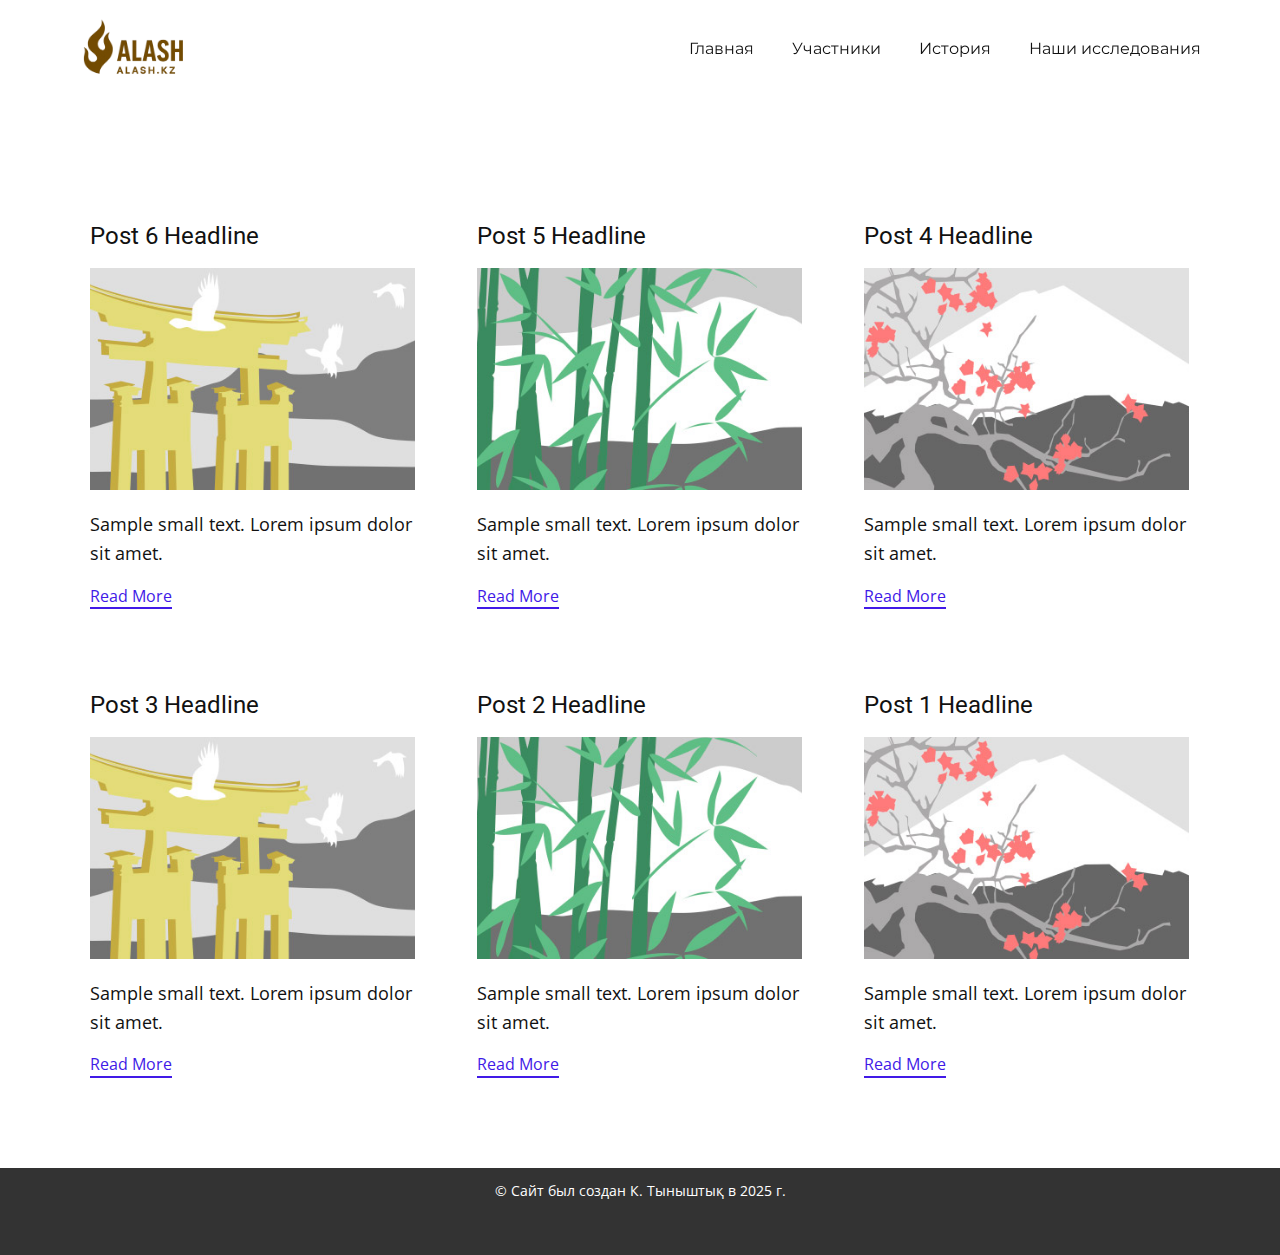
<file: blog/blog.html>
<!DOCTYPE html>
<html style="font-size: 16px;" lang="ru"><head>
    <meta name="viewport" content="width=device-width, initial-scale=1.0">
    <meta charset="utf-8">
    <meta name="keywords" content="">
    <meta name="description" content="">
    <title>Блог</title>
    <link rel="stylesheet" href="../nicepage.css" media="screen">
<link rel="stylesheet" href="../Blog-Template.css" media="screen">
    <script class="u-script" type="text/javascript" src="../jquery.js" defer=""></script>
    <script class="u-script" type="text/javascript" src="../nicepage.js" defer=""></script>
    <meta name="generator" content="Nicepage 8.0.6, nicepage.com">
    
    
    
    <link id="u-page-google-font" rel="stylesheet" href="https://fonts.googleapis.com/css2?display=swap&amp;family=Roboto:ital,wght@0,100;0,200;0,300;0,400;0,500;0,600;0,700;0,800;0,900;1,100;1,200;1,300;1,400;1,500;1,600;1,700;1,800;1,900&amp;family=Open+Sans:ital,wght@0,300;0,400;0,500;0,600;0,700;0,800;1,300;1,400;1,500;1,600;1,700;1,800&amp;family=Montserrat:ital,wght@0,100;0,200;0,300;0,400;0,500;0,600;0,700;0,800;0,900;1,100;1,200;1,300;1,400;1,500;1,600;1,700;1,800;1,900">
    <script type="application/ld+json">{
		"@context": "http://schema.org",
		"@type": "Organization",
		"name": "",
		"logo": "images/2025-11-2615_05_33-no-bg-previewcarve.photos.png"
}</script>
    <meta name="theme-color" content="#411ae7">
  <meta data-intl-tel-input-cdn-path="intlTelInput/"></head>
  <body data-path-to-root="../" data-include-products="false" class="u-body u-xl-mode" data-lang="ru"><header class="u-clearfix u-header u-sticky u-sticky-aa72 u-header" id="sec-204b"><div class="u-clearfix u-sheet u-sheet-1">
        <nav class="u-menu u-menu-one-level u-offcanvas u-menu-1" data-responsive-from="MD" role="navigation">
          <div class="menu-collapse u-custom-font u-font-montserrat" style="font-size: 1rem; letter-spacing: 0px; font-weight: 700;">
            <a class="u-button-style u-custom-left-right-menu-spacing u-custom-padding-bottom u-custom-text-active-color u-custom-text-color u-custom-text-hover-color u-custom-top-bottom-menu-spacing u-hamburger-link u-nav-link u-text-active-palette-1-base u-text-hover-palette-3-base u-hamburger-link-1" href="#" tabindex="-1" aria-label="Open menu" aria-controls="4bd5">
              <svg class="u-svg-link" viewBox="0 0 24 24"><use xlink:href="#menu-hamburger"></use></svg>
              <svg class="u-svg-content" version="1.1" id="menu-hamburger" viewBox="0 0 16 16" x="0px" y="0px" xmlns:xlink="http://www.w3.org/1999/xlink" xmlns="http://www.w3.org/2000/svg"><g><rect y="1" width="16" height="2"></rect><rect y="7" width="16" height="2"></rect><rect y="13" width="16" height="2"></rect>
</g></svg>
            </a>
          </div>
          <div class="u-custom-menu u-nav-container">
            <ul class="u-custom-font u-font-montserrat u-nav u-spacing-20 u-unstyled u-nav-1" role="menubar"><li role="none" class="u-nav-item"><a role="menuitem" class="u-button-style u-nav-link u-text-active-palette-3-light-1 u-text-body-color u-text-hover-custom-color-4" href="../" style="padding: 10px 9px;">Главная</a>
</li><li role="none" class="u-nav-item"><a role="menuitem" class="u-button-style u-nav-link u-text-active-palette-3-light-1 u-text-body-color u-text-hover-custom-color-4" href="../Участники.html" style="padding: 10px 9px;">Участники</a>
</li><li role="none" class="u-nav-item"><a role="menuitem" class="u-button-style u-nav-link u-text-active-palette-3-light-1 u-text-body-color u-text-hover-custom-color-4" href="../История.html" style="padding: 10px 9px;">История</a>
</li><li role="none" class="u-nav-item"><a role="menuitem" class="u-button-style u-nav-link u-text-active-palette-3-light-1 u-text-body-color u-text-hover-custom-color-4" href="../Наши-исследования.html" style="padding: 10px 9px;">Наши исследования</a>
</li></ul>
          </div>
          <div class="u-custom-menu u-nav-container-collapse" id="4bd5" role="region" aria-label="Menu panel">
            <div class="u-black u-container-style u-inner-container-layout u-opacity u-opacity-95 u-sidenav">
              <div class="u-inner-container-layout u-sidenav-overflow">
                <div class="u-menu-close" tabindex="-1" aria-label="Close menu"></div>
                <ul class="u-align-center u-nav u-popupmenu-items u-unstyled u-nav-2" role="menubar"><li role="none" class="u-nav-item"><a role="menuitem" class="u-button-style u-nav-link" href="../">Главная</a>
</li><li role="none" class="u-nav-item"><a role="menuitem" class="u-button-style u-nav-link" href="../Участники.html">Участники</a>
</li><li role="none" class="u-nav-item"><a role="menuitem" class="u-button-style u-nav-link" href="../История.html">История</a>
</li><li role="none" class="u-nav-item"><a role="menuitem" class="u-button-style u-nav-link" href="../Наши-исследования.html">Наши исследования</a>
</li></ul>
              </div>
            </div>
            <div class="u-black u-menu-overlay u-opacity u-opacity-70"></div>
          </div>
          <style class="menu-style">@media (max-width: 939px) {
                    [data-responsive-from="MD"] .u-nav-container {
                        display: none;
                    }
                    [data-responsive-from="MD"] .menu-collapse {
                        display: block;
                    }
                }</style>
        </nav>
        <a href="" class="u-image u-logo u-image-1" data-image-width="1280" data-image-height="700">
          <img src="../images/2025-11-2615_05_33-no-bg-previewcarve.photos.png" class="u-logo-image u-logo-image-1">
        </a>
      </div></header>
    <section class="u-clearfix u-section-1" id="block-1">
      <div class="u-clearfix u-sheet u-valign-middle u-sheet-1"><!--blog--><!--blog_options_json--><!--{"type":"Recent","source":"","tags":"","count":""}--><!--/blog_options_json-->
        <div class="u-blog u-expanded-width u-repeater u-repeater-1" data-blog-id="blog-1"><!--blog_post-->
          <div class="u-blog-post u-container-style u-repeater-item u-white u-repeater-item-1">
            <div class="u-container-layout u-similar-container u-valign-top u-container-layout-1"><!--blog_post_header-->
              <h4 class="u-blog-control u-text u-text-1">
                <a class="u-post-header-link" href="../blog/post-5.html">Post 6 Headline</a>
              </h4><!--/blog_post_header--><!--blog_post_image-->
              <img alt="" class="u-blog-control u-expanded-width u-image u-image-default u-image-1" src="../images/8ad73f3c.jpeg" data-href="../blog/post-5.html"><!--/blog_post_image--><!--blog_post_content-->
              <div class="u-blog-control u-post-content u-text u-text-2 fr-view">Sample small text. Lorem ipsum dolor sit amet.</div><!--/blog_post_content--><!--blog_post_readmore-->
              <a href="../blog/post-5.html" class="u-blog-control u-border-2 u-border-palette-1-base u-btn u-btn-rectangle u-button-style u-none u-btn-1"><!--blog_post_readmore_content--><!--options_json--><!--{"content":"Read More","defaultValue":"Читать дальше"}--><!--/options_json-->Read More<!--/blog_post_readmore_content--></a><!--/blog_post_readmore-->
            </div>
          </div><div class="u-blog-post u-container-style u-repeater-item u-video-cover u-white">
            <div class="u-container-layout u-similar-container u-valign-top u-container-layout-2"><!--blog_post_header-->
              <h4 class="u-blog-control u-text u-text-3">
                <a class="u-post-header-link" href="../blog/post-4.html">Post 5 Headline</a>
              </h4><!--/blog_post_header--><!--blog_post_image-->
              <img alt="" class="u-blog-control u-expanded-width u-image u-image-default u-image-2" src="../images/68f64b9d.jpeg" data-href="../blog/post-4.html"><!--/blog_post_image--><!--blog_post_content-->
              <div class="u-blog-control u-post-content u-text u-text-4 fr-view">Sample small text. Lorem ipsum dolor sit amet.</div><!--/blog_post_content--><!--blog_post_readmore-->
              <a href="../blog/post-4.html" class="u-blog-control u-border-2 u-border-palette-1-base u-btn u-btn-rectangle u-button-style u-none u-btn-2"><!--blog_post_readmore_content--><!--options_json--><!--{"content":"Read More","defaultValue":"Читать дальше"}--><!--/options_json-->Read More<!--/blog_post_readmore_content--></a><!--/blog_post_readmore-->
            </div>
          </div><div class="u-blog-post u-container-style u-repeater-item u-video-cover u-white">
            <div class="u-container-layout u-similar-container u-valign-top u-container-layout-3"><!--blog_post_header-->
              <h4 class="u-blog-control u-text u-text-5">
                <a class="u-post-header-link" href="../blog/post-3.html">Post 4 Headline</a>
              </h4><!--/blog_post_header--><!--blog_post_image-->
              <img alt="" class="u-blog-control u-expanded-width u-image u-image-default u-image-3" src="../images/0fd3416c.jpeg" data-href="../blog/post-3.html"><!--/blog_post_image--><!--blog_post_content-->
              <div class="u-blog-control u-post-content u-text u-text-6 fr-view">Sample small text. Lorem ipsum dolor sit amet.</div><!--/blog_post_content--><!--blog_post_readmore-->
              <a href="../blog/post-3.html" class="u-blog-control u-border-2 u-border-palette-1-base u-btn u-btn-rectangle u-button-style u-none u-btn-3"><!--blog_post_readmore_content--><!--options_json--><!--{"content":"Read More","defaultValue":"Читать дальше"}--><!--/options_json-->Read More<!--/blog_post_readmore_content--></a><!--/blog_post_readmore-->
            </div>
          </div><div class="u-blog-post u-container-style u-repeater-item u-white u-repeater-item-1">
            <div class="u-container-layout u-similar-container u-valign-top u-container-layout-1"><!--blog_post_header-->
              <h4 class="u-blog-control u-text u-text-1">
                <a class="u-post-header-link" href="../blog/post-2.html">Post 3 Headline</a>
              </h4><!--/blog_post_header--><!--blog_post_image-->
              <img alt="" class="u-blog-control u-expanded-width u-image u-image-default u-image-1" src="../images/8ad73f3c.jpeg" data-href="../blog/post-2.html"><!--/blog_post_image--><!--blog_post_content-->
              <div class="u-blog-control u-post-content u-text u-text-2 fr-view">Sample small text. Lorem ipsum dolor sit amet.</div><!--/blog_post_content--><!--blog_post_readmore-->
              <a href="../blog/post-2.html" class="u-blog-control u-border-2 u-border-palette-1-base u-btn u-btn-rectangle u-button-style u-none u-btn-1"><!--blog_post_readmore_content--><!--options_json--><!--{"content":"Read More","defaultValue":"Читать дальше"}--><!--/options_json-->Read More<!--/blog_post_readmore_content--></a><!--/blog_post_readmore-->
            </div>
          </div><div class="u-blog-post u-container-style u-repeater-item u-video-cover u-white">
            <div class="u-container-layout u-similar-container u-valign-top u-container-layout-2"><!--blog_post_header-->
              <h4 class="u-blog-control u-text u-text-3">
                <a class="u-post-header-link" href="../blog/post-1.html">Post 2 Headline</a>
              </h4><!--/blog_post_header--><!--blog_post_image-->
              <img alt="" class="u-blog-control u-expanded-width u-image u-image-default u-image-2" src="../images/68f64b9d.jpeg" data-href="../blog/post-1.html"><!--/blog_post_image--><!--blog_post_content-->
              <div class="u-blog-control u-post-content u-text u-text-4 fr-view">Sample small text. Lorem ipsum dolor sit amet.</div><!--/blog_post_content--><!--blog_post_readmore-->
              <a href="../blog/post-1.html" class="u-blog-control u-border-2 u-border-palette-1-base u-btn u-btn-rectangle u-button-style u-none u-btn-2"><!--blog_post_readmore_content--><!--options_json--><!--{"content":"Read More","defaultValue":"Читать дальше"}--><!--/options_json-->Read More<!--/blog_post_readmore_content--></a><!--/blog_post_readmore-->
            </div>
          </div><div class="u-blog-post u-container-style u-repeater-item u-video-cover u-white">
            <div class="u-container-layout u-similar-container u-valign-top u-container-layout-3"><!--blog_post_header-->
              <h4 class="u-blog-control u-text u-text-5">
                <a class="u-post-header-link" href="../blog/post.html">Post 1 Headline</a>
              </h4><!--/blog_post_header--><!--blog_post_image-->
              <img alt="" class="u-blog-control u-expanded-width u-image u-image-default u-image-3" src="../images/0fd3416c.jpeg" data-href="../blog/post.html"><!--/blog_post_image--><!--blog_post_content-->
              <div class="u-blog-control u-post-content u-text u-text-6 fr-view">Sample small text. Lorem ipsum dolor sit amet.</div><!--/blog_post_content--><!--blog_post_readmore-->
              <a href="../blog/post.html" class="u-blog-control u-border-2 u-border-palette-1-base u-btn u-btn-rectangle u-button-style u-none u-btn-3"><!--blog_post_readmore_content--><!--options_json--><!--{"content":"Read More","defaultValue":"Читать дальше"}--><!--/options_json-->Read More<!--/blog_post_readmore_content--></a><!--/blog_post_readmore-->
            </div>
          </div><!--/blog_post--><!--blog_post-->
          <!--/blog_post--><!--blog_post-->
          <!--/blog_post-->
        </div><!--/blog-->
      </div>
    </section>
    
    
    
    <footer class="u-align-center u-clearfix u-container-align-center u-footer u-grey-80 u-footer" id="sec-9d95"><div class="u-clearfix u-sheet u-valign-middle-lg u-valign-middle-md u-valign-middle-sm u-valign-middle-xs u-sheet-1">
        <p class="u-small-text u-text u-text-variant u-text-1">© Сайт был создан К. Тыныштық в 2025 г. </p>
      </div></footer>
    <section class="u-backlink u-clearfix u-grey-80"></section>
  
</body></html>
</file>
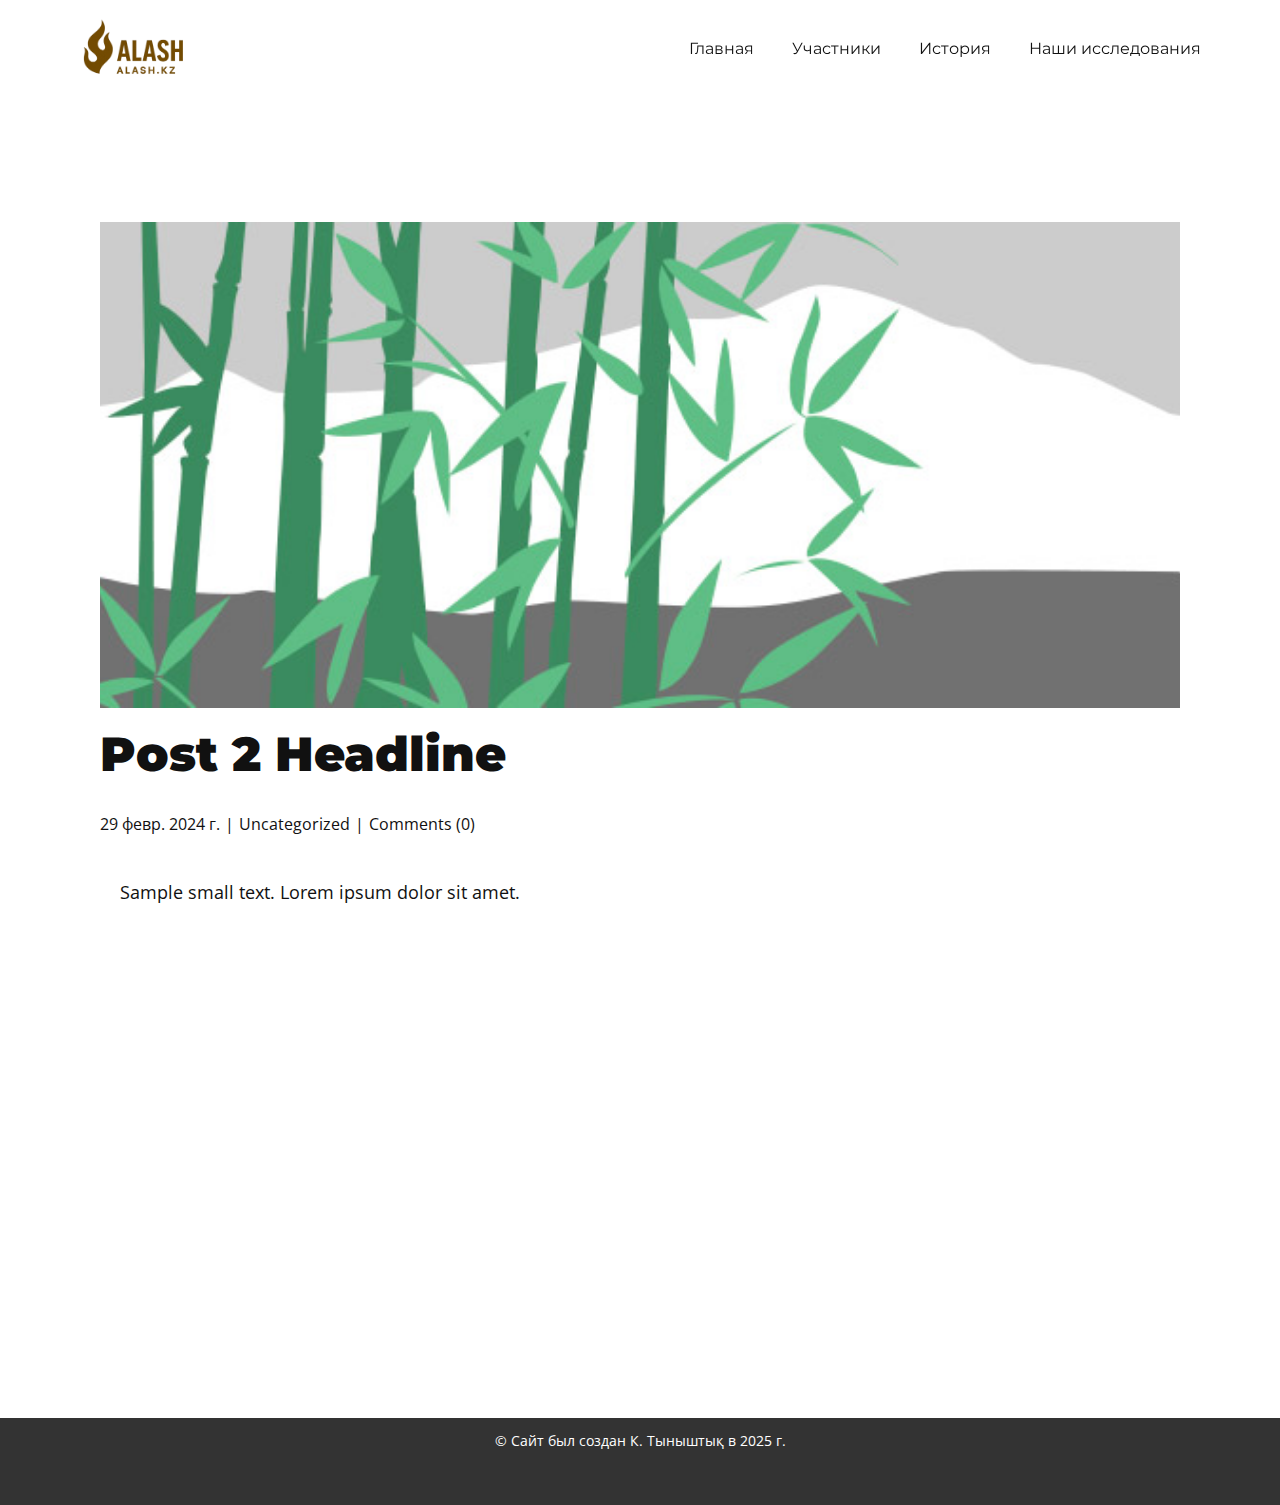
<file: blog/post-1.html>
<!DOCTYPE html>
<html style="font-size: 16px;" lang="ru"><head>
    <meta name="viewport" content="width=device-width, initial-scale=1.0">
    <meta charset="utf-8">
    <meta name="keywords" content="Заголовок 1-го поста">
    <meta name="description" content="">
    <title>Post 2 Headline</title>
    <link rel="stylesheet" href="../nicepage.css" media="screen">
<link rel="stylesheet" href="../Post-Template.css" media="screen">
    <script class="u-script" type="text/javascript" src="../jquery.js" defer=""></script>
    <script class="u-script" type="text/javascript" src="../nicepage.js" defer=""></script>
    <meta name="generator" content="Nicepage 8.0.6, nicepage.com">
    
    
    
    <link id="u-page-google-font" rel="stylesheet" href="https://fonts.googleapis.com/css2?display=swap&amp;family=Roboto:ital,wght@0,100;0,200;0,300;0,400;0,500;0,600;0,700;0,800;0,900;1,100;1,200;1,300;1,400;1,500;1,600;1,700;1,800;1,900&amp;family=Open+Sans:ital,wght@0,300;0,400;0,500;0,600;0,700;0,800;1,300;1,400;1,500;1,600;1,700;1,800&amp;family=Montserrat:ital,wght@0,100;0,200;0,300;0,400;0,500;0,600;0,700;0,800;0,900;1,100;1,200;1,300;1,400;1,500;1,600;1,700;1,800;1,900">
    <script type="application/ld+json">{
		"@context": "http://schema.org",
		"@type": "Organization",
		"name": "",
		"logo": "images/2025-11-2615_05_33-no-bg-previewcarve.photos.png"
}</script>
    <meta name="theme-color" content="#411ae7">
  <meta data-intl-tel-input-cdn-path="intlTelInput/"></head>
  <body data-path-to-root="./" data-include-products="false" class="u-body u-xl-mode" data-lang="ru"><header class="u-clearfix u-header u-sticky u-sticky-aa72 u-header" id="sec-204b"><div class="u-clearfix u-sheet u-sheet-1">
        <nav class="u-menu u-menu-one-level u-offcanvas u-menu-1" data-responsive-from="MD" role="navigation">
          <div class="menu-collapse u-custom-font u-font-montserrat" style="font-size: 1rem; letter-spacing: 0px; font-weight: 700;">
            <a class="u-button-style u-custom-left-right-menu-spacing u-custom-padding-bottom u-custom-text-active-color u-custom-text-color u-custom-text-hover-color u-custom-top-bottom-menu-spacing u-hamburger-link u-nav-link u-text-active-palette-1-base u-text-hover-palette-3-base u-hamburger-link-1" href="#" tabindex="-1" aria-label="Open menu" aria-controls="4bd5">
              <svg class="u-svg-link" viewBox="0 0 24 24"><use xlink:href="#menu-hamburger"></use></svg>
              <svg class="u-svg-content" version="1.1" id="menu-hamburger" viewBox="0 0 16 16" x="0px" y="0px" xmlns:xlink="http://www.w3.org/1999/xlink" xmlns="http://www.w3.org/2000/svg"><g><rect y="1" width="16" height="2"></rect><rect y="7" width="16" height="2"></rect><rect y="13" width="16" height="2"></rect>
</g></svg>
            </a>
          </div>
          <div class="u-custom-menu u-nav-container">
            <ul class="u-custom-font u-font-montserrat u-nav u-spacing-20 u-unstyled u-nav-1" role="menubar"><li role="none" class="u-nav-item"><a role="menuitem" class="u-button-style u-nav-link u-text-active-palette-3-light-1 u-text-body-color u-text-hover-custom-color-4" href="../" style="padding: 10px 9px;">Главная</a>
</li><li role="none" class="u-nav-item"><a role="menuitem" class="u-button-style u-nav-link u-text-active-palette-3-light-1 u-text-body-color u-text-hover-custom-color-4" href="../Участники.html" style="padding: 10px 9px;">Участники</a>
</li><li role="none" class="u-nav-item"><a role="menuitem" class="u-button-style u-nav-link u-text-active-palette-3-light-1 u-text-body-color u-text-hover-custom-color-4" href="../История.html" style="padding: 10px 9px;">История</a>
</li><li role="none" class="u-nav-item"><a role="menuitem" class="u-button-style u-nav-link u-text-active-palette-3-light-1 u-text-body-color u-text-hover-custom-color-4" href="../Наши-исследования.html" style="padding: 10px 9px;">Наши исследования</a>
</li></ul>
          </div>
          <div class="u-custom-menu u-nav-container-collapse" id="4bd5" role="region" aria-label="Menu panel">
            <div class="u-black u-container-style u-inner-container-layout u-opacity u-opacity-95 u-sidenav">
              <div class="u-inner-container-layout u-sidenav-overflow">
                <div class="u-menu-close" tabindex="-1" aria-label="Close menu"></div>
                <ul class="u-align-center u-nav u-popupmenu-items u-unstyled u-nav-2" role="menubar"><li role="none" class="u-nav-item"><a role="menuitem" class="u-button-style u-nav-link" href="../">Главная</a>
</li><li role="none" class="u-nav-item"><a role="menuitem" class="u-button-style u-nav-link" href="../Участники.html">Участники</a>
</li><li role="none" class="u-nav-item"><a role="menuitem" class="u-button-style u-nav-link" href="../История.html">История</a>
</li><li role="none" class="u-nav-item"><a role="menuitem" class="u-button-style u-nav-link" href="../Наши-исследования.html">Наши исследования</a>
</li></ul>
              </div>
            </div>
            <div class="u-black u-menu-overlay u-opacity u-opacity-70"></div>
          </div>
          <style class="menu-style">@media (max-width: 939px) {
                    [data-responsive-from="MD"] .u-nav-container {
                        display: none;
                    }
                    [data-responsive-from="MD"] .menu-collapse {
                        display: block;
                    }
                }</style>
        </nav>
        <a href="" class="u-image u-logo u-image-1" data-image-width="1280" data-image-height="700">
          <img src="../images/2025-11-2615_05_33-no-bg-previewcarve.photos.png" class="u-logo-image u-logo-image-1">
        </a>
      </div></header>
    <section class="u-align-center u-clearfix u-section-1" id="block-1">
      <div class="u-clearfix u-sheet u-valign-middle-md u-valign-middle-sm u-valign-middle-xs u-sheet-1"><!--post_details--><!--post_details_options_json--><!--{"source":""}--><!--/post_details_options_json--><!--blog_post-->
        <div class="u-container-style u-expanded-width u-post-details u-post-details-1">
          <div class="u-container-layout u-valign-middle u-container-layout-1"><!--blog_post_image-->
            <img alt="" class="u-blog-control u-expanded-width u-image u-image-default u-image-1" src="../images/68f64b9d.jpeg"><!--/blog_post_image--><!--blog_post_header-->
            <h2 class="u-blog-control u-text u-text-1">Post 2 Headline</h2><!--/blog_post_header--><!--blog_post_metadata-->
            <div class="u-blog-control u-metadata u-metadata-1"><!--blog_post_metadata_date--><span class="u-meta-date u-meta-icon">29 февр. 2024 г.</span><!--/blog_post_metadata_date--><!--blog_post_metadata_category--><span class="u-meta-category u-meta-icon"><a href="/blog/blog.html#/blog-1///">Uncategorized</a></span><!--/blog_post_metadata_category--><!--blog_post_metadata_comments--><span class="u-meta-comments u-meta-icon"><!--blog_post_metadata_comments_content-->Comments (0)<!--/blog_post_metadata_comments_content--></span><!--/blog_post_metadata_comments-->
            </div><!--/blog_post_metadata--><!--blog_post_content-->
            <div class="u-align-justify u-blog-control u-post-content u-text u-text-2 fr-view">
  <p>
    <meta name="viewport" content="width=device-width, initial-scale=1.0">
    <meta charset="utf-8">
    <meta name="keywords" content=""><meta name="description" content="">
    <title></title>
    <link rel="stylesheet" href="/nicepage.css" media="screen" class="u-static-style"><link rel="stylesheet" href="/nicepage.css" media="screen">
    <script class="u-script" type="text/javascript" src="//capp.nicepage.com/assets/jquery-1.9.1.min.js" defer=""></script>
    <script class="u-script" type="text/javascript" src="//capp.nicepage.com/540ccc11cca348721da429c8fb496706df0cc60f/nicepage.js" defer=""></script>
</p><section class="u-clearfix u-valign-top u-block-f523-1" custom-posts-hash="T" data-section-properties="{&quot;margin&quot;:&quot;none&quot;,&quot;stretch&quot;:true}" data-id="f523" data-posts-content="[{'images':[],'maps':[],'videos':[],'icons':[],'textWidth':'','textHeight':'','id':1,'headingProp':'h3','textProp':'text'}]" style="min-height: 500px">
  <div class="u-clearfix u-rich-text u-text u-block-f523-4" data-state="{&quot;margin-top&quot;:{&quot;shouldApplyDefaultMargins&quot;:{&quot;XL&quot;:false,&quot;LG&quot;:false,&quot;MD&quot;:false,&quot;SM&quot;:true,&quot;XS&quot;:true},&quot;parentVerticalAlign&quot;:{&quot;XL&quot;:&quot;top&quot;,&quot;LG&quot;:&quot;top&quot;,&quot;MD&quot;:&quot;top&quot;,&quot;SM&quot;:&quot;top&quot;,&quot;XS&quot;:&quot;top&quot;}},&quot;margin-bottom&quot;:{&quot;shouldApplyDefaultMargins&quot;:{&quot;XL&quot;:false,&quot;LG&quot;:false,&quot;MD&quot;:false,&quot;SM&quot;:true,&quot;XS&quot;:true},&quot;parentVerticalAlign&quot;:{&quot;XL&quot;:&quot;top&quot;,&quot;LG&quot;:&quot;top&quot;,&quot;MD&quot;:&quot;top&quot;,&quot;SM&quot;:&quot;top&quot;,&quot;XS&quot;:&quot;top&quot;}}}" style="padding-left: 20px; padding-right: 20px">
  Sample small text. Lorem ipsum dolor sit amet.
  </div>
  <style data-mode="XL">@media (min-width: 1200px) {
  .u-block-f523-1 {
    min-height: 500px;
  }
  .u-block-f523-4 {
    padding-left: 20px;
    padding-right: 20px;
  }
}</style>
  <style data-mode="LG">@media (max-width: 1199px) and (min-width: 992px) {
  .u-block-f523-1 {
    min-height: 500px;
  }
  .u-block-f523-4 {
    padding-left: 20px;
    padding-right: 20px;
  }
}</style>
  <style data-mode="MD">@media (max-width: 991px) and (min-width: 768px) {
  .u-block-f523-1 {
    min-height: 500px;
  }
  .u-block-f523-4 {
    padding-left: 20px;
    padding-right: 20px;
  }
}</style>
  <style data-mode="SM">@media (max-width: 767px) and (min-width: 576px) {
  .u-block-f523-1 {
    min-height: 500px;
  }
  .u-block-f523-4 {
    padding-left: 20px;
    padding-right: 20px;
    margin-top: 60px;
    margin-bottom: 60px;
  }
}</style>
  <style data-mode="XS">@media (max-width: 575px) {
  .u-block-f523-1 {
    min-height: 500px;
  }
  .u-block-f523-4 {
    padding-left: 20px;
    padding-right: 20px;
    margin-top: 60px;
    margin-bottom: 60px;
  }
}</style>
</section>
<p></p>
  </div><!--/blog_post_content-->
          </div>
        </div><!--/blog_post--><!--/post_details-->
      </div>
    </section>
    
    
    
    <footer class="u-align-center u-clearfix u-container-align-center u-footer u-grey-80 u-footer" id="sec-9d95"><div class="u-clearfix u-sheet u-valign-middle-lg u-valign-middle-md u-valign-middle-sm u-valign-middle-xs u-sheet-1">
        <p class="u-small-text u-text u-text-variant u-text-1">© Сайт был создан К. Тыныштық в 2025 г. </p>
      </div></footer>
    <section class="u-backlink u-clearfix u-grey-80"></section>
  
</body></html>
</file>
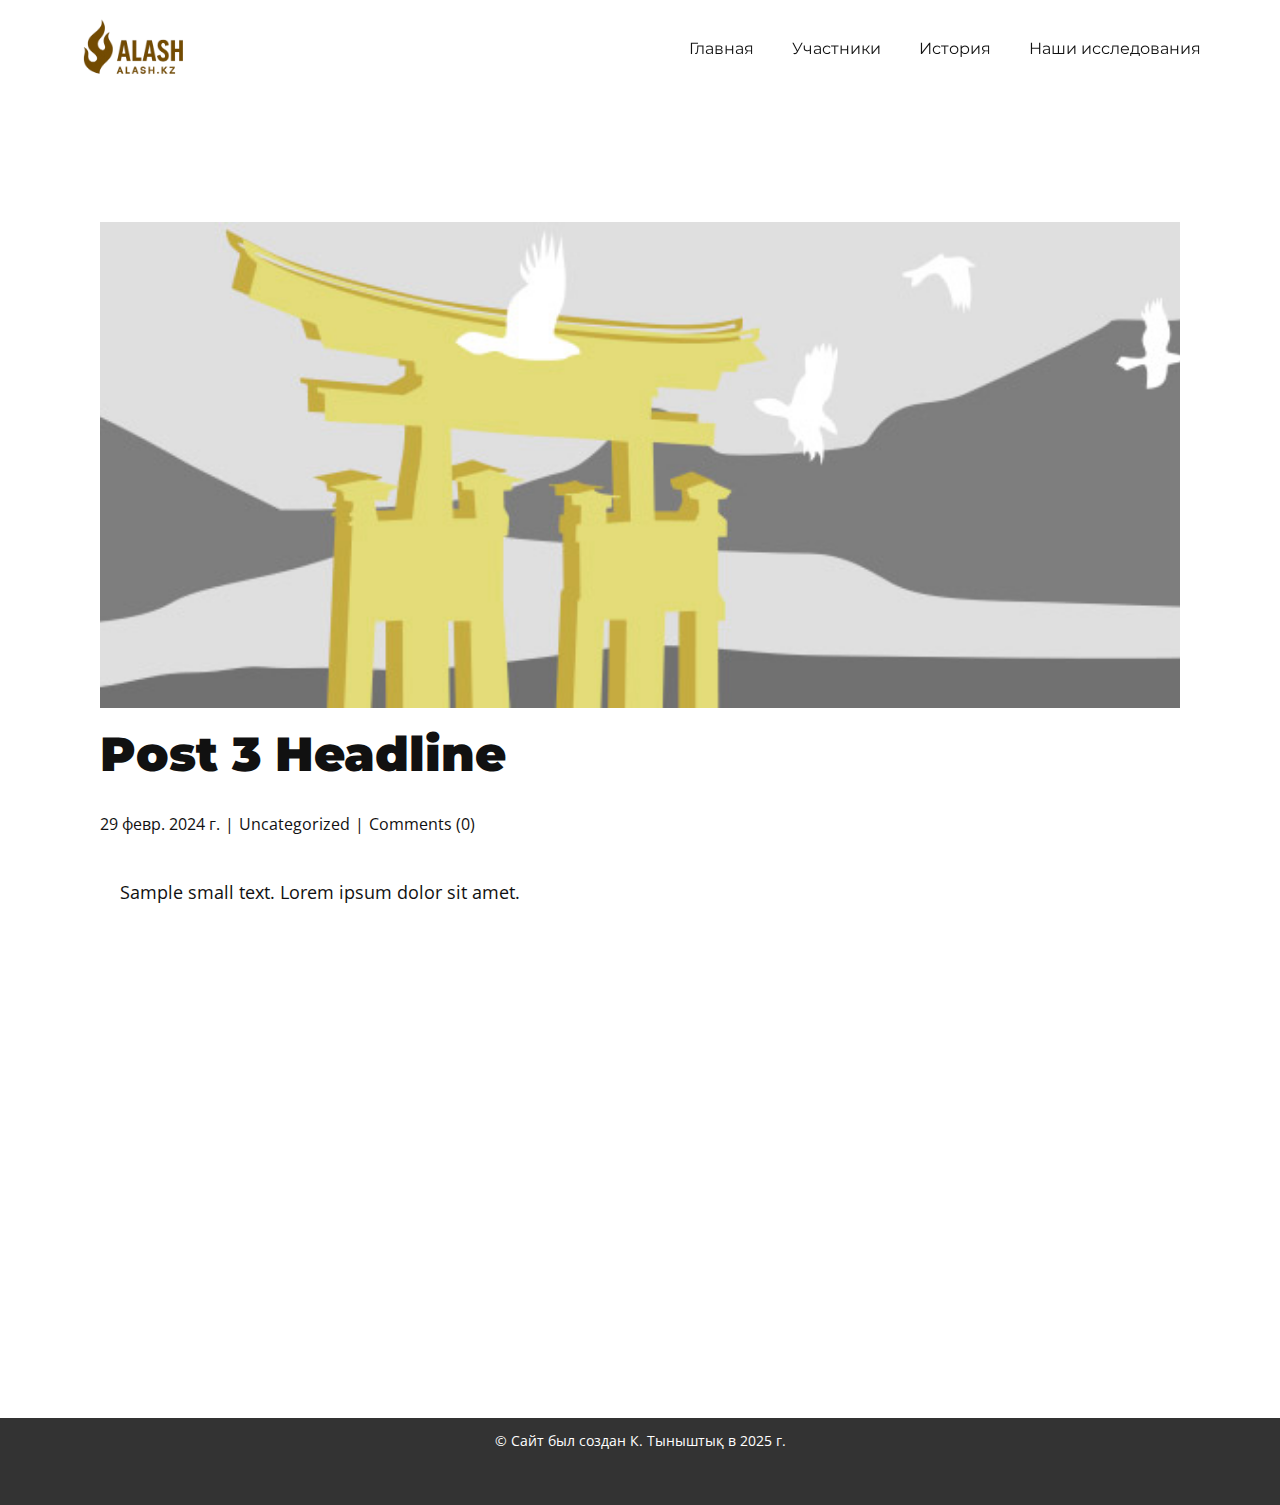
<file: blog/post-2.html>
<!DOCTYPE html>
<html style="font-size: 16px;" lang="ru"><head>
    <meta name="viewport" content="width=device-width, initial-scale=1.0">
    <meta charset="utf-8">
    <meta name="keywords" content="Заголовок 1-го поста">
    <meta name="description" content="">
    <title>Post 3 Headline</title>
    <link rel="stylesheet" href="../nicepage.css" media="screen">
<link rel="stylesheet" href="../Post-Template.css" media="screen">
    <script class="u-script" type="text/javascript" src="../jquery.js" defer=""></script>
    <script class="u-script" type="text/javascript" src="../nicepage.js" defer=""></script>
    <meta name="generator" content="Nicepage 8.0.6, nicepage.com">
    
    
    
    <link id="u-page-google-font" rel="stylesheet" href="https://fonts.googleapis.com/css2?display=swap&amp;family=Roboto:ital,wght@0,100;0,200;0,300;0,400;0,500;0,600;0,700;0,800;0,900;1,100;1,200;1,300;1,400;1,500;1,600;1,700;1,800;1,900&amp;family=Open+Sans:ital,wght@0,300;0,400;0,500;0,600;0,700;0,800;1,300;1,400;1,500;1,600;1,700;1,800&amp;family=Montserrat:ital,wght@0,100;0,200;0,300;0,400;0,500;0,600;0,700;0,800;0,900;1,100;1,200;1,300;1,400;1,500;1,600;1,700;1,800;1,900">
    <script type="application/ld+json">{
		"@context": "http://schema.org",
		"@type": "Organization",
		"name": "",
		"logo": "images/2025-11-2615_05_33-no-bg-previewcarve.photos.png"
}</script>
    <meta name="theme-color" content="#411ae7">
  <meta data-intl-tel-input-cdn-path="intlTelInput/"></head>
  <body data-path-to-root="./" data-include-products="false" class="u-body u-xl-mode" data-lang="ru"><header class="u-clearfix u-header u-sticky u-sticky-aa72 u-header" id="sec-204b"><div class="u-clearfix u-sheet u-sheet-1">
        <nav class="u-menu u-menu-one-level u-offcanvas u-menu-1" data-responsive-from="MD" role="navigation">
          <div class="menu-collapse u-custom-font u-font-montserrat" style="font-size: 1rem; letter-spacing: 0px; font-weight: 700;">
            <a class="u-button-style u-custom-left-right-menu-spacing u-custom-padding-bottom u-custom-text-active-color u-custom-text-color u-custom-text-hover-color u-custom-top-bottom-menu-spacing u-hamburger-link u-nav-link u-text-active-palette-1-base u-text-hover-palette-3-base u-hamburger-link-1" href="#" tabindex="-1" aria-label="Open menu" aria-controls="4bd5">
              <svg class="u-svg-link" viewBox="0 0 24 24"><use xlink:href="#menu-hamburger"></use></svg>
              <svg class="u-svg-content" version="1.1" id="menu-hamburger" viewBox="0 0 16 16" x="0px" y="0px" xmlns:xlink="http://www.w3.org/1999/xlink" xmlns="http://www.w3.org/2000/svg"><g><rect y="1" width="16" height="2"></rect><rect y="7" width="16" height="2"></rect><rect y="13" width="16" height="2"></rect>
</g></svg>
            </a>
          </div>
          <div class="u-custom-menu u-nav-container">
            <ul class="u-custom-font u-font-montserrat u-nav u-spacing-20 u-unstyled u-nav-1" role="menubar"><li role="none" class="u-nav-item"><a role="menuitem" class="u-button-style u-nav-link u-text-active-palette-3-light-1 u-text-body-color u-text-hover-custom-color-4" href="../" style="padding: 10px 9px;">Главная</a>
</li><li role="none" class="u-nav-item"><a role="menuitem" class="u-button-style u-nav-link u-text-active-palette-3-light-1 u-text-body-color u-text-hover-custom-color-4" href="../Участники.html" style="padding: 10px 9px;">Участники</a>
</li><li role="none" class="u-nav-item"><a role="menuitem" class="u-button-style u-nav-link u-text-active-palette-3-light-1 u-text-body-color u-text-hover-custom-color-4" href="../История.html" style="padding: 10px 9px;">История</a>
</li><li role="none" class="u-nav-item"><a role="menuitem" class="u-button-style u-nav-link u-text-active-palette-3-light-1 u-text-body-color u-text-hover-custom-color-4" href="../Наши-исследования.html" style="padding: 10px 9px;">Наши исследования</a>
</li></ul>
          </div>
          <div class="u-custom-menu u-nav-container-collapse" id="4bd5" role="region" aria-label="Menu panel">
            <div class="u-black u-container-style u-inner-container-layout u-opacity u-opacity-95 u-sidenav">
              <div class="u-inner-container-layout u-sidenav-overflow">
                <div class="u-menu-close" tabindex="-1" aria-label="Close menu"></div>
                <ul class="u-align-center u-nav u-popupmenu-items u-unstyled u-nav-2" role="menubar"><li role="none" class="u-nav-item"><a role="menuitem" class="u-button-style u-nav-link" href="../">Главная</a>
</li><li role="none" class="u-nav-item"><a role="menuitem" class="u-button-style u-nav-link" href="../Участники.html">Участники</a>
</li><li role="none" class="u-nav-item"><a role="menuitem" class="u-button-style u-nav-link" href="../История.html">История</a>
</li><li role="none" class="u-nav-item"><a role="menuitem" class="u-button-style u-nav-link" href="../Наши-исследования.html">Наши исследования</a>
</li></ul>
              </div>
            </div>
            <div class="u-black u-menu-overlay u-opacity u-opacity-70"></div>
          </div>
          <style class="menu-style">@media (max-width: 939px) {
                    [data-responsive-from="MD"] .u-nav-container {
                        display: none;
                    }
                    [data-responsive-from="MD"] .menu-collapse {
                        display: block;
                    }
                }</style>
        </nav>
        <a href="" class="u-image u-logo u-image-1" data-image-width="1280" data-image-height="700">
          <img src="../images/2025-11-2615_05_33-no-bg-previewcarve.photos.png" class="u-logo-image u-logo-image-1">
        </a>
      </div></header>
    <section class="u-align-center u-clearfix u-section-1" id="block-1">
      <div class="u-clearfix u-sheet u-valign-middle-md u-valign-middle-sm u-valign-middle-xs u-sheet-1"><!--post_details--><!--post_details_options_json--><!--{"source":""}--><!--/post_details_options_json--><!--blog_post-->
        <div class="u-container-style u-expanded-width u-post-details u-post-details-1">
          <div class="u-container-layout u-valign-middle u-container-layout-1"><!--blog_post_image-->
            <img alt="" class="u-blog-control u-expanded-width u-image u-image-default u-image-1" src="../images/8ad73f3c.jpeg"><!--/blog_post_image--><!--blog_post_header-->
            <h2 class="u-blog-control u-text u-text-1">Post 3 Headline</h2><!--/blog_post_header--><!--blog_post_metadata-->
            <div class="u-blog-control u-metadata u-metadata-1"><!--blog_post_metadata_date--><span class="u-meta-date u-meta-icon">29 февр. 2024 г.</span><!--/blog_post_metadata_date--><!--blog_post_metadata_category--><span class="u-meta-category u-meta-icon"><a href="/blog/blog.html#/blog-1///">Uncategorized</a></span><!--/blog_post_metadata_category--><!--blog_post_metadata_comments--><span class="u-meta-comments u-meta-icon"><!--blog_post_metadata_comments_content-->Comments (0)<!--/blog_post_metadata_comments_content--></span><!--/blog_post_metadata_comments-->
            </div><!--/blog_post_metadata--><!--blog_post_content-->
            <div class="u-align-justify u-blog-control u-post-content u-text u-text-2 fr-view">
  <p>
    <meta name="viewport" content="width=device-width, initial-scale=1.0">
    <meta charset="utf-8">
    <meta name="keywords" content=""><meta name="description" content="">
    <title></title>
    <link rel="stylesheet" href="/nicepage.css" media="screen" class="u-static-style"><link rel="stylesheet" href="/nicepage.css" media="screen">
    <script class="u-script" type="text/javascript" src="//capp.nicepage.com/assets/jquery-1.9.1.min.js" defer=""></script>
    <script class="u-script" type="text/javascript" src="//capp.nicepage.com/540ccc11cca348721da429c8fb496706df0cc60f/nicepage.js" defer=""></script>
</p><section class="u-clearfix u-valign-top u-block-04b1-1" custom-posts-hash="T" data-section-properties="{&quot;margin&quot;:&quot;none&quot;,&quot;stretch&quot;:true}" data-id="04b1" data-posts-content="[{'images':[],'maps':[],'videos':[],'icons':[],'textWidth':'','textHeight':'','id':1,'headingProp':'h3','textProp':'text'}]" style="min-height: 500px">
  <div class="u-clearfix u-rich-text u-text u-block-04b1-4" data-state="{&quot;margin-top&quot;:{&quot;shouldApplyDefaultMargins&quot;:{&quot;XL&quot;:false,&quot;LG&quot;:false,&quot;MD&quot;:false,&quot;SM&quot;:true,&quot;XS&quot;:true},&quot;parentVerticalAlign&quot;:{&quot;XL&quot;:&quot;top&quot;,&quot;LG&quot;:&quot;top&quot;,&quot;MD&quot;:&quot;top&quot;,&quot;SM&quot;:&quot;top&quot;,&quot;XS&quot;:&quot;top&quot;}},&quot;margin-bottom&quot;:{&quot;shouldApplyDefaultMargins&quot;:{&quot;XL&quot;:false,&quot;LG&quot;:false,&quot;MD&quot;:false,&quot;SM&quot;:true,&quot;XS&quot;:true},&quot;parentVerticalAlign&quot;:{&quot;XL&quot;:&quot;top&quot;,&quot;LG&quot;:&quot;top&quot;,&quot;MD&quot;:&quot;top&quot;,&quot;SM&quot;:&quot;top&quot;,&quot;XS&quot;:&quot;top&quot;}}}" style="padding-left: 20px; padding-right: 20px">
  Sample small text. Lorem ipsum dolor sit amet.
  </div>
  <style data-mode="XL">@media (min-width: 1200px) {
  .u-block-04b1-1 {
    min-height: 500px;
  }
  .u-block-04b1-4 {
    padding-left: 20px;
    padding-right: 20px;
  }
}</style>
  <style data-mode="LG">@media (max-width: 1199px) and (min-width: 992px) {
  .u-block-04b1-1 {
    min-height: 500px;
  }
  .u-block-04b1-4 {
    padding-left: 20px;
    padding-right: 20px;
  }
}</style>
  <style data-mode="MD">@media (max-width: 991px) and (min-width: 768px) {
  .u-block-04b1-1 {
    min-height: 500px;
  }
  .u-block-04b1-4 {
    padding-left: 20px;
    padding-right: 20px;
  }
}</style>
  <style data-mode="SM">@media (max-width: 767px) and (min-width: 576px) {
  .u-block-04b1-1 {
    min-height: 500px;
  }
  .u-block-04b1-4 {
    padding-left: 20px;
    padding-right: 20px;
    margin-top: 60px;
    margin-bottom: 60px;
  }
}</style>
  <style data-mode="XS">@media (max-width: 575px) {
  .u-block-04b1-1 {
    min-height: 500px;
  }
  .u-block-04b1-4 {
    padding-left: 20px;
    padding-right: 20px;
    margin-top: 60px;
    margin-bottom: 60px;
  }
}</style>
</section>
<p></p>
  </div><!--/blog_post_content-->
          </div>
        </div><!--/blog_post--><!--/post_details-->
      </div>
    </section>
    
    
    
    <footer class="u-align-center u-clearfix u-container-align-center u-footer u-grey-80 u-footer" id="sec-9d95"><div class="u-clearfix u-sheet u-valign-middle-lg u-valign-middle-md u-valign-middle-sm u-valign-middle-xs u-sheet-1">
        <p class="u-small-text u-text u-text-variant u-text-1">© Сайт был создан К. Тыныштық в 2025 г. </p>
      </div></footer>
    <section class="u-backlink u-clearfix u-grey-80"></section>
  
</body></html>
</file>
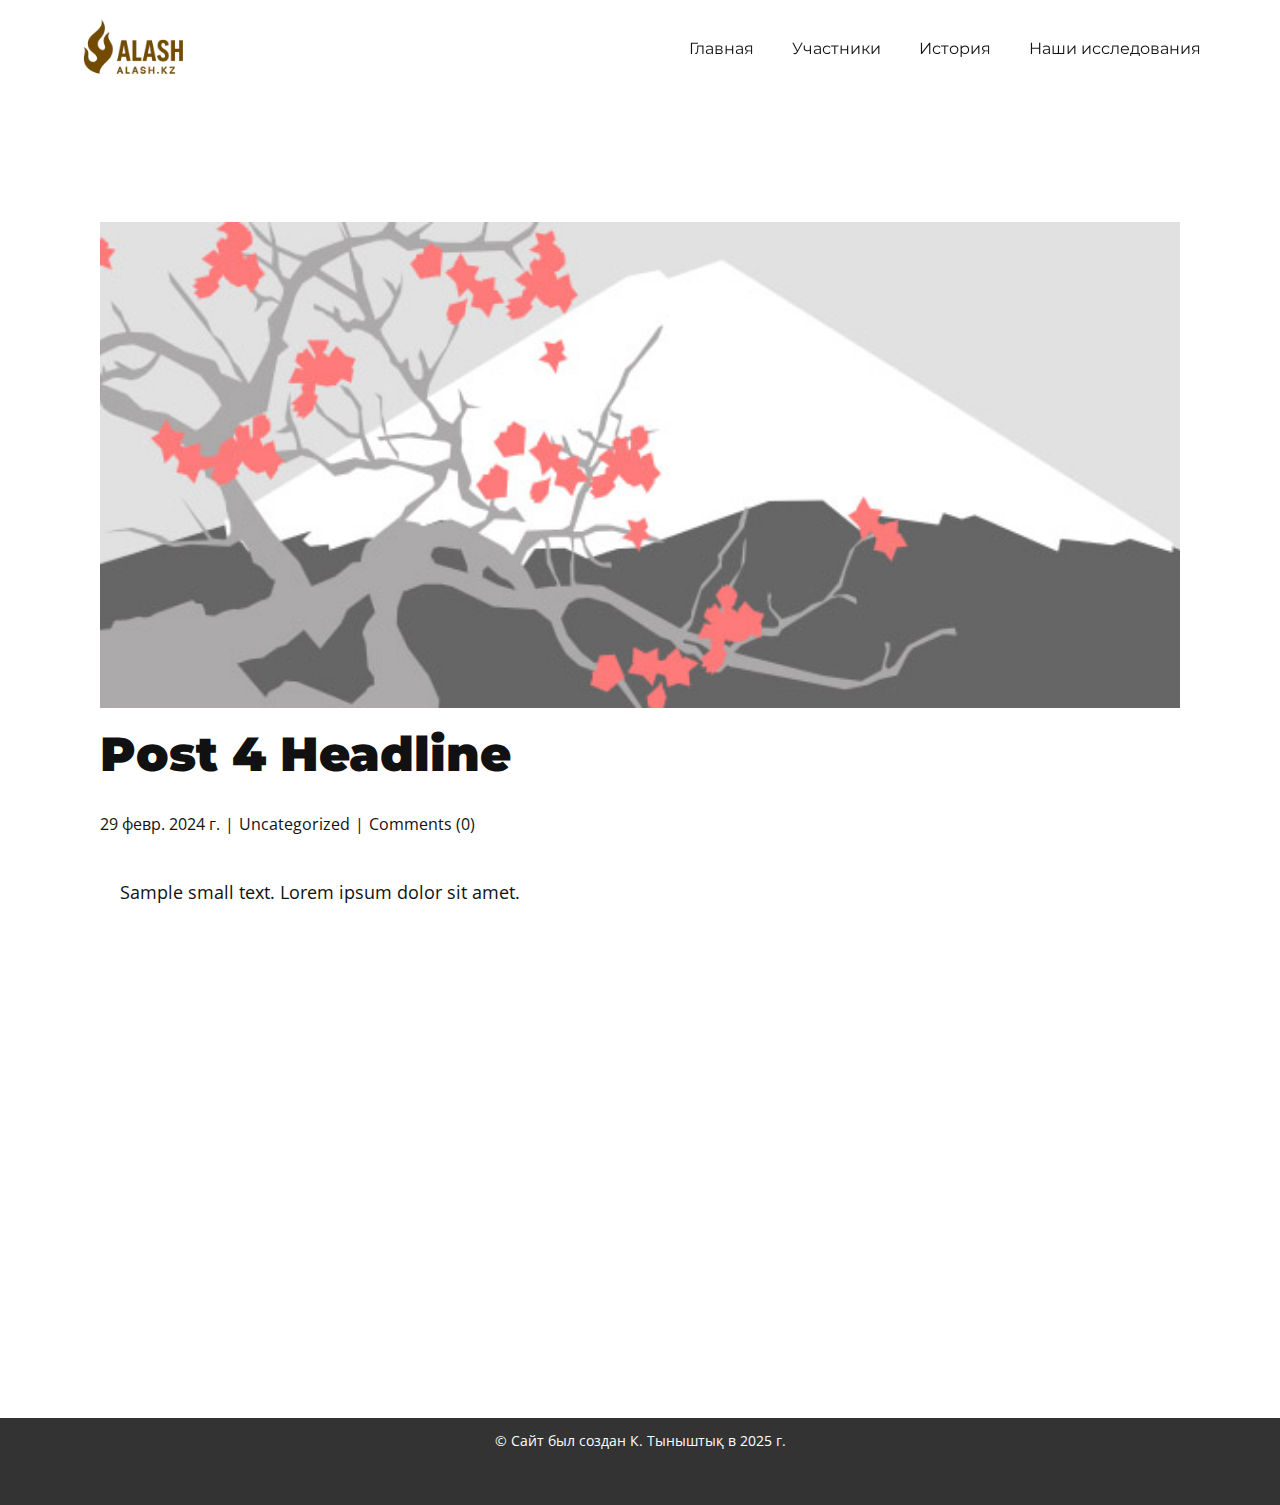
<file: blog/post-3.html>
<!DOCTYPE html>
<html style="font-size: 16px;" lang="ru"><head>
    <meta name="viewport" content="width=device-width, initial-scale=1.0">
    <meta charset="utf-8">
    <meta name="keywords" content="Заголовок 1-го поста">
    <meta name="description" content="">
    <title>Post 4 Headline</title>
    <link rel="stylesheet" href="../nicepage.css" media="screen">
<link rel="stylesheet" href="../Post-Template.css" media="screen">
    <script class="u-script" type="text/javascript" src="../jquery.js" defer=""></script>
    <script class="u-script" type="text/javascript" src="../nicepage.js" defer=""></script>
    <meta name="generator" content="Nicepage 8.0.6, nicepage.com">
    
    
    
    <link id="u-page-google-font" rel="stylesheet" href="https://fonts.googleapis.com/css2?display=swap&amp;family=Roboto:ital,wght@0,100;0,200;0,300;0,400;0,500;0,600;0,700;0,800;0,900;1,100;1,200;1,300;1,400;1,500;1,600;1,700;1,800;1,900&amp;family=Open+Sans:ital,wght@0,300;0,400;0,500;0,600;0,700;0,800;1,300;1,400;1,500;1,600;1,700;1,800&amp;family=Montserrat:ital,wght@0,100;0,200;0,300;0,400;0,500;0,600;0,700;0,800;0,900;1,100;1,200;1,300;1,400;1,500;1,600;1,700;1,800;1,900">
    <script type="application/ld+json">{
		"@context": "http://schema.org",
		"@type": "Organization",
		"name": "",
		"logo": "images/2025-11-2615_05_33-no-bg-previewcarve.photos.png"
}</script>
    <meta name="theme-color" content="#411ae7">
  <meta data-intl-tel-input-cdn-path="intlTelInput/"></head>
  <body data-path-to-root="./" data-include-products="false" class="u-body u-xl-mode" data-lang="ru"><header class="u-clearfix u-header u-sticky u-sticky-aa72 u-header" id="sec-204b"><div class="u-clearfix u-sheet u-sheet-1">
        <nav class="u-menu u-menu-one-level u-offcanvas u-menu-1" data-responsive-from="MD" role="navigation">
          <div class="menu-collapse u-custom-font u-font-montserrat" style="font-size: 1rem; letter-spacing: 0px; font-weight: 700;">
            <a class="u-button-style u-custom-left-right-menu-spacing u-custom-padding-bottom u-custom-text-active-color u-custom-text-color u-custom-text-hover-color u-custom-top-bottom-menu-spacing u-hamburger-link u-nav-link u-text-active-palette-1-base u-text-hover-palette-3-base u-hamburger-link-1" href="#" tabindex="-1" aria-label="Open menu" aria-controls="4bd5">
              <svg class="u-svg-link" viewBox="0 0 24 24"><use xlink:href="#menu-hamburger"></use></svg>
              <svg class="u-svg-content" version="1.1" id="menu-hamburger" viewBox="0 0 16 16" x="0px" y="0px" xmlns:xlink="http://www.w3.org/1999/xlink" xmlns="http://www.w3.org/2000/svg"><g><rect y="1" width="16" height="2"></rect><rect y="7" width="16" height="2"></rect><rect y="13" width="16" height="2"></rect>
</g></svg>
            </a>
          </div>
          <div class="u-custom-menu u-nav-container">
            <ul class="u-custom-font u-font-montserrat u-nav u-spacing-20 u-unstyled u-nav-1" role="menubar"><li role="none" class="u-nav-item"><a role="menuitem" class="u-button-style u-nav-link u-text-active-palette-3-light-1 u-text-body-color u-text-hover-custom-color-4" href="../" style="padding: 10px 9px;">Главная</a>
</li><li role="none" class="u-nav-item"><a role="menuitem" class="u-button-style u-nav-link u-text-active-palette-3-light-1 u-text-body-color u-text-hover-custom-color-4" href="../Участники.html" style="padding: 10px 9px;">Участники</a>
</li><li role="none" class="u-nav-item"><a role="menuitem" class="u-button-style u-nav-link u-text-active-palette-3-light-1 u-text-body-color u-text-hover-custom-color-4" href="../История.html" style="padding: 10px 9px;">История</a>
</li><li role="none" class="u-nav-item"><a role="menuitem" class="u-button-style u-nav-link u-text-active-palette-3-light-1 u-text-body-color u-text-hover-custom-color-4" href="../Наши-исследования.html" style="padding: 10px 9px;">Наши исследования</a>
</li></ul>
          </div>
          <div class="u-custom-menu u-nav-container-collapse" id="4bd5" role="region" aria-label="Menu panel">
            <div class="u-black u-container-style u-inner-container-layout u-opacity u-opacity-95 u-sidenav">
              <div class="u-inner-container-layout u-sidenav-overflow">
                <div class="u-menu-close" tabindex="-1" aria-label="Close menu"></div>
                <ul class="u-align-center u-nav u-popupmenu-items u-unstyled u-nav-2" role="menubar"><li role="none" class="u-nav-item"><a role="menuitem" class="u-button-style u-nav-link" href="../">Главная</a>
</li><li role="none" class="u-nav-item"><a role="menuitem" class="u-button-style u-nav-link" href="../Участники.html">Участники</a>
</li><li role="none" class="u-nav-item"><a role="menuitem" class="u-button-style u-nav-link" href="../История.html">История</a>
</li><li role="none" class="u-nav-item"><a role="menuitem" class="u-button-style u-nav-link" href="../Наши-исследования.html">Наши исследования</a>
</li></ul>
              </div>
            </div>
            <div class="u-black u-menu-overlay u-opacity u-opacity-70"></div>
          </div>
          <style class="menu-style">@media (max-width: 939px) {
                    [data-responsive-from="MD"] .u-nav-container {
                        display: none;
                    }
                    [data-responsive-from="MD"] .menu-collapse {
                        display: block;
                    }
                }</style>
        </nav>
        <a href="" class="u-image u-logo u-image-1" data-image-width="1280" data-image-height="700">
          <img src="../images/2025-11-2615_05_33-no-bg-previewcarve.photos.png" class="u-logo-image u-logo-image-1">
        </a>
      </div></header>
    <section class="u-align-center u-clearfix u-section-1" id="block-1">
      <div class="u-clearfix u-sheet u-valign-middle-md u-valign-middle-sm u-valign-middle-xs u-sheet-1"><!--post_details--><!--post_details_options_json--><!--{"source":""}--><!--/post_details_options_json--><!--blog_post-->
        <div class="u-container-style u-expanded-width u-post-details u-post-details-1">
          <div class="u-container-layout u-valign-middle u-container-layout-1"><!--blog_post_image-->
            <img alt="" class="u-blog-control u-expanded-width u-image u-image-default u-image-1" src="../images/0fd3416c.jpeg"><!--/blog_post_image--><!--blog_post_header-->
            <h2 class="u-blog-control u-text u-text-1">Post 4 Headline</h2><!--/blog_post_header--><!--blog_post_metadata-->
            <div class="u-blog-control u-metadata u-metadata-1"><!--blog_post_metadata_date--><span class="u-meta-date u-meta-icon">29 февр. 2024 г.</span><!--/blog_post_metadata_date--><!--blog_post_metadata_category--><span class="u-meta-category u-meta-icon"><a href="/blog/blog.html#/blog-1///">Uncategorized</a></span><!--/blog_post_metadata_category--><!--blog_post_metadata_comments--><span class="u-meta-comments u-meta-icon"><!--blog_post_metadata_comments_content-->Comments (0)<!--/blog_post_metadata_comments_content--></span><!--/blog_post_metadata_comments-->
            </div><!--/blog_post_metadata--><!--blog_post_content-->
            <div class="u-align-justify u-blog-control u-post-content u-text u-text-2 fr-view">
  <p>
    <meta name="viewport" content="width=device-width, initial-scale=1.0">
    <meta charset="utf-8">
    <meta name="keywords" content=""><meta name="description" content="">
    <title></title>
    <link rel="stylesheet" href="/nicepage.css" media="screen" class="u-static-style"><link rel="stylesheet" href="/nicepage.css" media="screen">
    <script class="u-script" type="text/javascript" src="//capp.nicepage.com/assets/jquery-1.9.1.min.js" defer=""></script>
    <script class="u-script" type="text/javascript" src="//capp.nicepage.com/540ccc11cca348721da429c8fb496706df0cc60f/nicepage.js" defer=""></script>
</p><section class="u-clearfix u-valign-top u-block-b626-1" custom-posts-hash="T" data-section-properties="{&quot;margin&quot;:&quot;none&quot;,&quot;stretch&quot;:true}" data-id="b626" data-posts-content="[{'images':[],'maps':[],'videos':[],'icons':[],'textWidth':'','textHeight':'','id':1,'headingProp':'h3','textProp':'text'}]" style="min-height: 500px">
  <div class="u-clearfix u-rich-text u-text u-block-b626-4" data-state="{&quot;margin-top&quot;:{&quot;shouldApplyDefaultMargins&quot;:{&quot;XL&quot;:false,&quot;LG&quot;:false,&quot;MD&quot;:false,&quot;SM&quot;:true,&quot;XS&quot;:true},&quot;parentVerticalAlign&quot;:{&quot;XL&quot;:&quot;top&quot;,&quot;LG&quot;:&quot;top&quot;,&quot;MD&quot;:&quot;top&quot;,&quot;SM&quot;:&quot;top&quot;,&quot;XS&quot;:&quot;top&quot;}},&quot;margin-bottom&quot;:{&quot;shouldApplyDefaultMargins&quot;:{&quot;XL&quot;:false,&quot;LG&quot;:false,&quot;MD&quot;:false,&quot;SM&quot;:true,&quot;XS&quot;:true},&quot;parentVerticalAlign&quot;:{&quot;XL&quot;:&quot;top&quot;,&quot;LG&quot;:&quot;top&quot;,&quot;MD&quot;:&quot;top&quot;,&quot;SM&quot;:&quot;top&quot;,&quot;XS&quot;:&quot;top&quot;}}}" style="padding-left: 20px; padding-right: 20px">
  Sample small text. Lorem ipsum dolor sit amet.
  </div>
  <style data-mode="XL">@media (min-width: 1200px) {
  .u-block-b626-1 {
    min-height: 500px;
  }
  .u-block-b626-4 {
    padding-left: 20px;
    padding-right: 20px;
  }
}</style>
  <style data-mode="LG">@media (max-width: 1199px) and (min-width: 992px) {
  .u-block-b626-1 {
    min-height: 500px;
  }
  .u-block-b626-4 {
    padding-left: 20px;
    padding-right: 20px;
  }
}</style>
  <style data-mode="MD">@media (max-width: 991px) and (min-width: 768px) {
  .u-block-b626-1 {
    min-height: 500px;
  }
  .u-block-b626-4 {
    padding-left: 20px;
    padding-right: 20px;
  }
}</style>
  <style data-mode="SM">@media (max-width: 767px) and (min-width: 576px) {
  .u-block-b626-1 {
    min-height: 500px;
  }
  .u-block-b626-4 {
    padding-left: 20px;
    padding-right: 20px;
    margin-top: 60px;
    margin-bottom: 60px;
  }
}</style>
  <style data-mode="XS">@media (max-width: 575px) {
  .u-block-b626-1 {
    min-height: 500px;
  }
  .u-block-b626-4 {
    padding-left: 20px;
    padding-right: 20px;
    margin-top: 60px;
    margin-bottom: 60px;
  }
}</style>
</section>
<p></p>
  </div><!--/blog_post_content-->
          </div>
        </div><!--/blog_post--><!--/post_details-->
      </div>
    </section>
    
    
    
    <footer class="u-align-center u-clearfix u-container-align-center u-footer u-grey-80 u-footer" id="sec-9d95"><div class="u-clearfix u-sheet u-valign-middle-lg u-valign-middle-md u-valign-middle-sm u-valign-middle-xs u-sheet-1">
        <p class="u-small-text u-text u-text-variant u-text-1">© Сайт был создан К. Тыныштық в 2025 г. </p>
      </div></footer>
    <section class="u-backlink u-clearfix u-grey-80"></section>
  
</body></html>
</file>
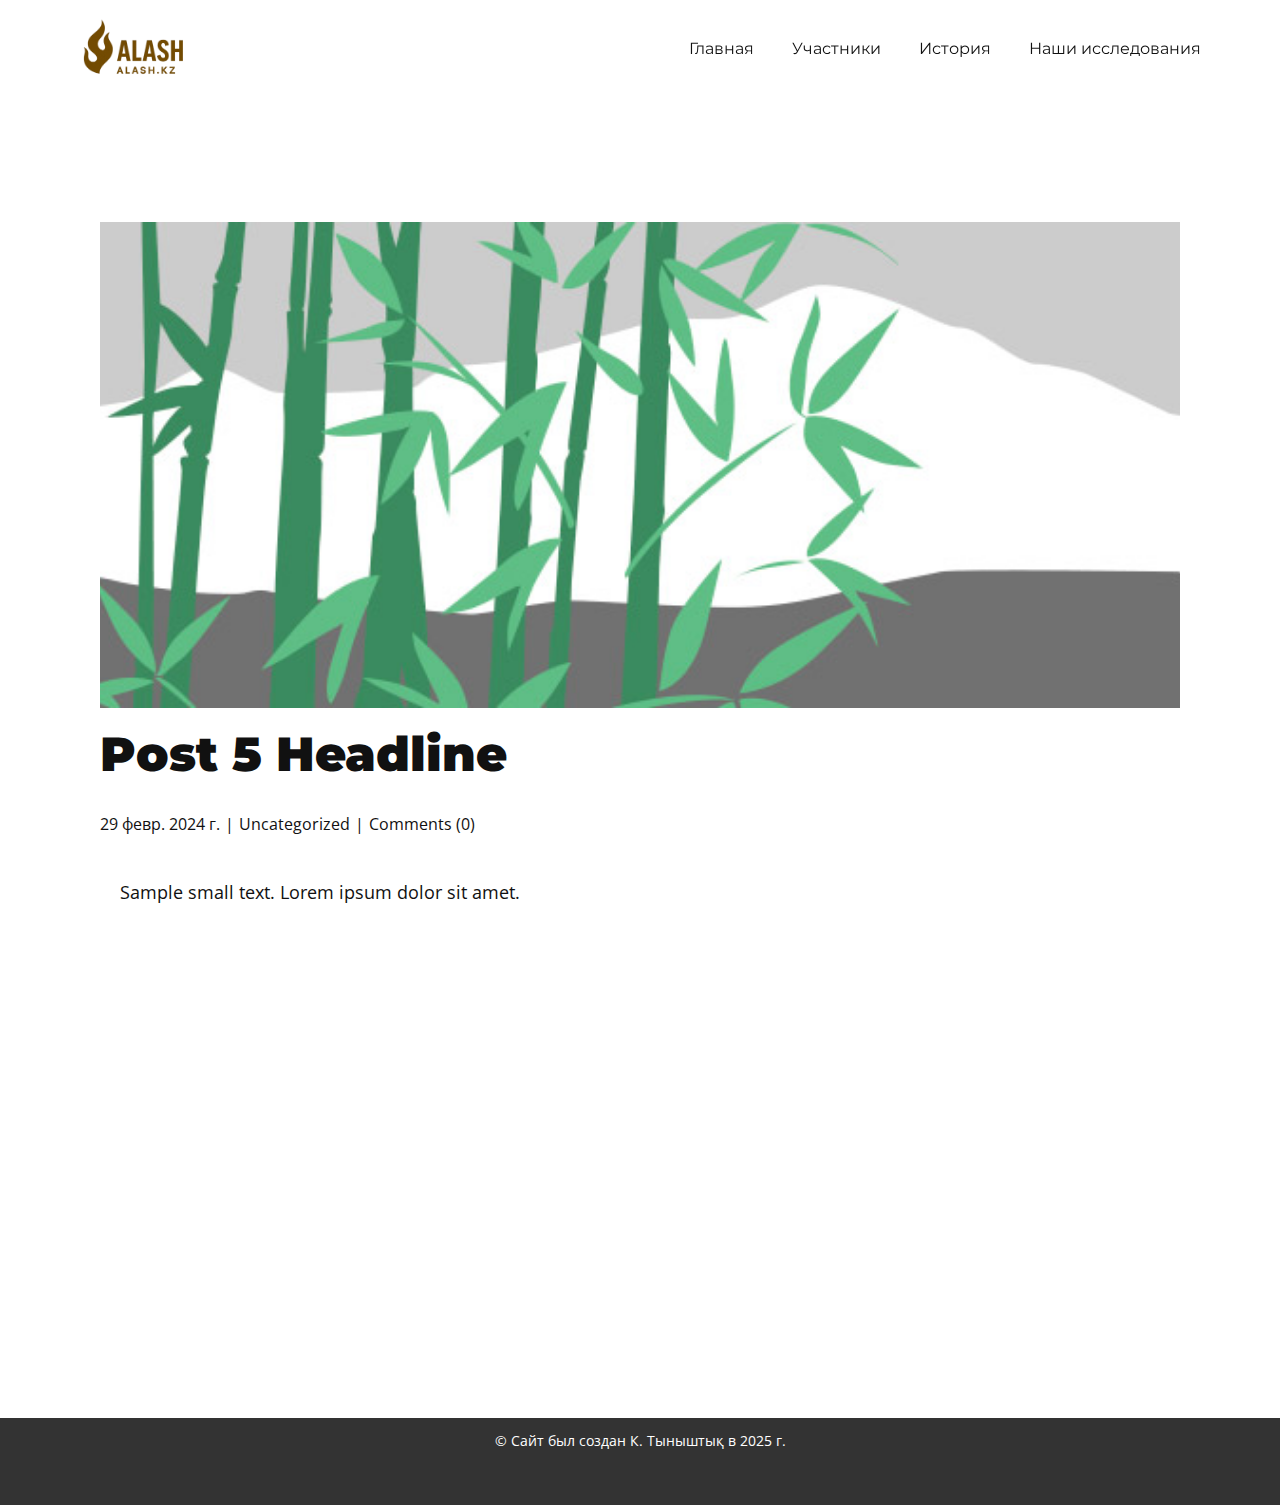
<file: blog/post-4.html>
<!DOCTYPE html>
<html style="font-size: 16px;" lang="ru"><head>
    <meta name="viewport" content="width=device-width, initial-scale=1.0">
    <meta charset="utf-8">
    <meta name="keywords" content="Заголовок 1-го поста">
    <meta name="description" content="">
    <title>Post 5 Headline</title>
    <link rel="stylesheet" href="../nicepage.css" media="screen">
<link rel="stylesheet" href="../Post-Template.css" media="screen">
    <script class="u-script" type="text/javascript" src="../jquery.js" defer=""></script>
    <script class="u-script" type="text/javascript" src="../nicepage.js" defer=""></script>
    <meta name="generator" content="Nicepage 8.0.6, nicepage.com">
    
    
    
    <link id="u-page-google-font" rel="stylesheet" href="https://fonts.googleapis.com/css2?display=swap&amp;family=Roboto:ital,wght@0,100;0,200;0,300;0,400;0,500;0,600;0,700;0,800;0,900;1,100;1,200;1,300;1,400;1,500;1,600;1,700;1,800;1,900&amp;family=Open+Sans:ital,wght@0,300;0,400;0,500;0,600;0,700;0,800;1,300;1,400;1,500;1,600;1,700;1,800&amp;family=Montserrat:ital,wght@0,100;0,200;0,300;0,400;0,500;0,600;0,700;0,800;0,900;1,100;1,200;1,300;1,400;1,500;1,600;1,700;1,800;1,900">
    <script type="application/ld+json">{
		"@context": "http://schema.org",
		"@type": "Organization",
		"name": "",
		"logo": "images/2025-11-2615_05_33-no-bg-previewcarve.photos.png"
}</script>
    <meta name="theme-color" content="#411ae7">
  <meta data-intl-tel-input-cdn-path="intlTelInput/"></head>
  <body data-path-to-root="./" data-include-products="false" class="u-body u-xl-mode" data-lang="ru"><header class="u-clearfix u-header u-sticky u-sticky-aa72 u-header" id="sec-204b"><div class="u-clearfix u-sheet u-sheet-1">
        <nav class="u-menu u-menu-one-level u-offcanvas u-menu-1" data-responsive-from="MD" role="navigation">
          <div class="menu-collapse u-custom-font u-font-montserrat" style="font-size: 1rem; letter-spacing: 0px; font-weight: 700;">
            <a class="u-button-style u-custom-left-right-menu-spacing u-custom-padding-bottom u-custom-text-active-color u-custom-text-color u-custom-text-hover-color u-custom-top-bottom-menu-spacing u-hamburger-link u-nav-link u-text-active-palette-1-base u-text-hover-palette-3-base u-hamburger-link-1" href="#" tabindex="-1" aria-label="Open menu" aria-controls="4bd5">
              <svg class="u-svg-link" viewBox="0 0 24 24"><use xlink:href="#menu-hamburger"></use></svg>
              <svg class="u-svg-content" version="1.1" id="menu-hamburger" viewBox="0 0 16 16" x="0px" y="0px" xmlns:xlink="http://www.w3.org/1999/xlink" xmlns="http://www.w3.org/2000/svg"><g><rect y="1" width="16" height="2"></rect><rect y="7" width="16" height="2"></rect><rect y="13" width="16" height="2"></rect>
</g></svg>
            </a>
          </div>
          <div class="u-custom-menu u-nav-container">
            <ul class="u-custom-font u-font-montserrat u-nav u-spacing-20 u-unstyled u-nav-1" role="menubar"><li role="none" class="u-nav-item"><a role="menuitem" class="u-button-style u-nav-link u-text-active-palette-3-light-1 u-text-body-color u-text-hover-custom-color-4" href="../" style="padding: 10px 9px;">Главная</a>
</li><li role="none" class="u-nav-item"><a role="menuitem" class="u-button-style u-nav-link u-text-active-palette-3-light-1 u-text-body-color u-text-hover-custom-color-4" href="../Участники.html" style="padding: 10px 9px;">Участники</a>
</li><li role="none" class="u-nav-item"><a role="menuitem" class="u-button-style u-nav-link u-text-active-palette-3-light-1 u-text-body-color u-text-hover-custom-color-4" href="../История.html" style="padding: 10px 9px;">История</a>
</li><li role="none" class="u-nav-item"><a role="menuitem" class="u-button-style u-nav-link u-text-active-palette-3-light-1 u-text-body-color u-text-hover-custom-color-4" href="../Наши-исследования.html" style="padding: 10px 9px;">Наши исследования</a>
</li></ul>
          </div>
          <div class="u-custom-menu u-nav-container-collapse" id="4bd5" role="region" aria-label="Menu panel">
            <div class="u-black u-container-style u-inner-container-layout u-opacity u-opacity-95 u-sidenav">
              <div class="u-inner-container-layout u-sidenav-overflow">
                <div class="u-menu-close" tabindex="-1" aria-label="Close menu"></div>
                <ul class="u-align-center u-nav u-popupmenu-items u-unstyled u-nav-2" role="menubar"><li role="none" class="u-nav-item"><a role="menuitem" class="u-button-style u-nav-link" href="../">Главная</a>
</li><li role="none" class="u-nav-item"><a role="menuitem" class="u-button-style u-nav-link" href="../Участники.html">Участники</a>
</li><li role="none" class="u-nav-item"><a role="menuitem" class="u-button-style u-nav-link" href="../История.html">История</a>
</li><li role="none" class="u-nav-item"><a role="menuitem" class="u-button-style u-nav-link" href="../Наши-исследования.html">Наши исследования</a>
</li></ul>
              </div>
            </div>
            <div class="u-black u-menu-overlay u-opacity u-opacity-70"></div>
          </div>
          <style class="menu-style">@media (max-width: 939px) {
                    [data-responsive-from="MD"] .u-nav-container {
                        display: none;
                    }
                    [data-responsive-from="MD"] .menu-collapse {
                        display: block;
                    }
                }</style>
        </nav>
        <a href="" class="u-image u-logo u-image-1" data-image-width="1280" data-image-height="700">
          <img src="../images/2025-11-2615_05_33-no-bg-previewcarve.photos.png" class="u-logo-image u-logo-image-1">
        </a>
      </div></header>
    <section class="u-align-center u-clearfix u-section-1" id="block-1">
      <div class="u-clearfix u-sheet u-valign-middle-md u-valign-middle-sm u-valign-middle-xs u-sheet-1"><!--post_details--><!--post_details_options_json--><!--{"source":""}--><!--/post_details_options_json--><!--blog_post-->
        <div class="u-container-style u-expanded-width u-post-details u-post-details-1">
          <div class="u-container-layout u-valign-middle u-container-layout-1"><!--blog_post_image-->
            <img alt="" class="u-blog-control u-expanded-width u-image u-image-default u-image-1" src="../images/68f64b9d.jpeg"><!--/blog_post_image--><!--blog_post_header-->
            <h2 class="u-blog-control u-text u-text-1">Post 5 Headline</h2><!--/blog_post_header--><!--blog_post_metadata-->
            <div class="u-blog-control u-metadata u-metadata-1"><!--blog_post_metadata_date--><span class="u-meta-date u-meta-icon">29 февр. 2024 г.</span><!--/blog_post_metadata_date--><!--blog_post_metadata_category--><span class="u-meta-category u-meta-icon"><a href="/blog/blog.html#/blog-1///">Uncategorized</a></span><!--/blog_post_metadata_category--><!--blog_post_metadata_comments--><span class="u-meta-comments u-meta-icon"><!--blog_post_metadata_comments_content-->Comments (0)<!--/blog_post_metadata_comments_content--></span><!--/blog_post_metadata_comments-->
            </div><!--/blog_post_metadata--><!--blog_post_content-->
            <div class="u-align-justify u-blog-control u-post-content u-text u-text-2 fr-view">
  <p>
    <meta name="viewport" content="width=device-width, initial-scale=1.0">
    <meta charset="utf-8">
    <meta name="keywords" content=""><meta name="description" content="">
    <title></title>
    <link rel="stylesheet" href="/nicepage.css" media="screen" class="u-static-style"><link rel="stylesheet" href="/nicepage.css" media="screen">
    <script class="u-script" type="text/javascript" src="//capp.nicepage.com/assets/jquery-1.9.1.min.js" defer=""></script>
    <script class="u-script" type="text/javascript" src="//capp.nicepage.com/540ccc11cca348721da429c8fb496706df0cc60f/nicepage.js" defer=""></script>
</p><section class="u-clearfix u-valign-top u-block-f4ac-1" custom-posts-hash="T" data-section-properties="{&quot;margin&quot;:&quot;none&quot;,&quot;stretch&quot;:true}" data-id="f4ac" data-posts-content="[{'images':[],'maps':[],'videos':[],'icons':[],'textWidth':'','textHeight':'','id':1,'headingProp':'h3','textProp':'text'}]" style="min-height: 500px">
  <div class="u-clearfix u-rich-text u-text u-block-f4ac-4" data-state="{&quot;margin-top&quot;:{&quot;shouldApplyDefaultMargins&quot;:{&quot;XL&quot;:false,&quot;LG&quot;:false,&quot;MD&quot;:false,&quot;SM&quot;:true,&quot;XS&quot;:true},&quot;parentVerticalAlign&quot;:{&quot;XL&quot;:&quot;top&quot;,&quot;LG&quot;:&quot;top&quot;,&quot;MD&quot;:&quot;top&quot;,&quot;SM&quot;:&quot;top&quot;,&quot;XS&quot;:&quot;top&quot;}},&quot;margin-bottom&quot;:{&quot;shouldApplyDefaultMargins&quot;:{&quot;XL&quot;:false,&quot;LG&quot;:false,&quot;MD&quot;:false,&quot;SM&quot;:true,&quot;XS&quot;:true},&quot;parentVerticalAlign&quot;:{&quot;XL&quot;:&quot;top&quot;,&quot;LG&quot;:&quot;top&quot;,&quot;MD&quot;:&quot;top&quot;,&quot;SM&quot;:&quot;top&quot;,&quot;XS&quot;:&quot;top&quot;}}}" style="padding-left: 20px; padding-right: 20px">
  Sample small text. Lorem ipsum dolor sit amet.
  </div>
  <style data-mode="XL">@media (min-width: 1200px) {
  .u-block-f4ac-1 {
    min-height: 500px;
  }
  .u-block-f4ac-4 {
    padding-left: 20px;
    padding-right: 20px;
  }
}</style>
  <style data-mode="LG">@media (max-width: 1199px) and (min-width: 992px) {
  .u-block-f4ac-1 {
    min-height: 500px;
  }
  .u-block-f4ac-4 {
    padding-left: 20px;
    padding-right: 20px;
  }
}</style>
  <style data-mode="MD">@media (max-width: 991px) and (min-width: 768px) {
  .u-block-f4ac-1 {
    min-height: 500px;
  }
  .u-block-f4ac-4 {
    padding-left: 20px;
    padding-right: 20px;
  }
}</style>
  <style data-mode="SM">@media (max-width: 767px) and (min-width: 576px) {
  .u-block-f4ac-1 {
    min-height: 500px;
  }
  .u-block-f4ac-4 {
    padding-left: 20px;
    padding-right: 20px;
    margin-top: 60px;
    margin-bottom: 60px;
  }
}</style>
  <style data-mode="XS">@media (max-width: 575px) {
  .u-block-f4ac-1 {
    min-height: 500px;
  }
  .u-block-f4ac-4 {
    padding-left: 20px;
    padding-right: 20px;
    margin-top: 60px;
    margin-bottom: 60px;
  }
}</style>
</section>
<p></p>
  </div><!--/blog_post_content-->
          </div>
        </div><!--/blog_post--><!--/post_details-->
      </div>
    </section>
    
    
    
    <footer class="u-align-center u-clearfix u-container-align-center u-footer u-grey-80 u-footer" id="sec-9d95"><div class="u-clearfix u-sheet u-valign-middle-lg u-valign-middle-md u-valign-middle-sm u-valign-middle-xs u-sheet-1">
        <p class="u-small-text u-text u-text-variant u-text-1">© Сайт был создан К. Тыныштық в 2025 г. </p>
      </div></footer>
    <section class="u-backlink u-clearfix u-grey-80"></section>
  
</body></html>
</file>
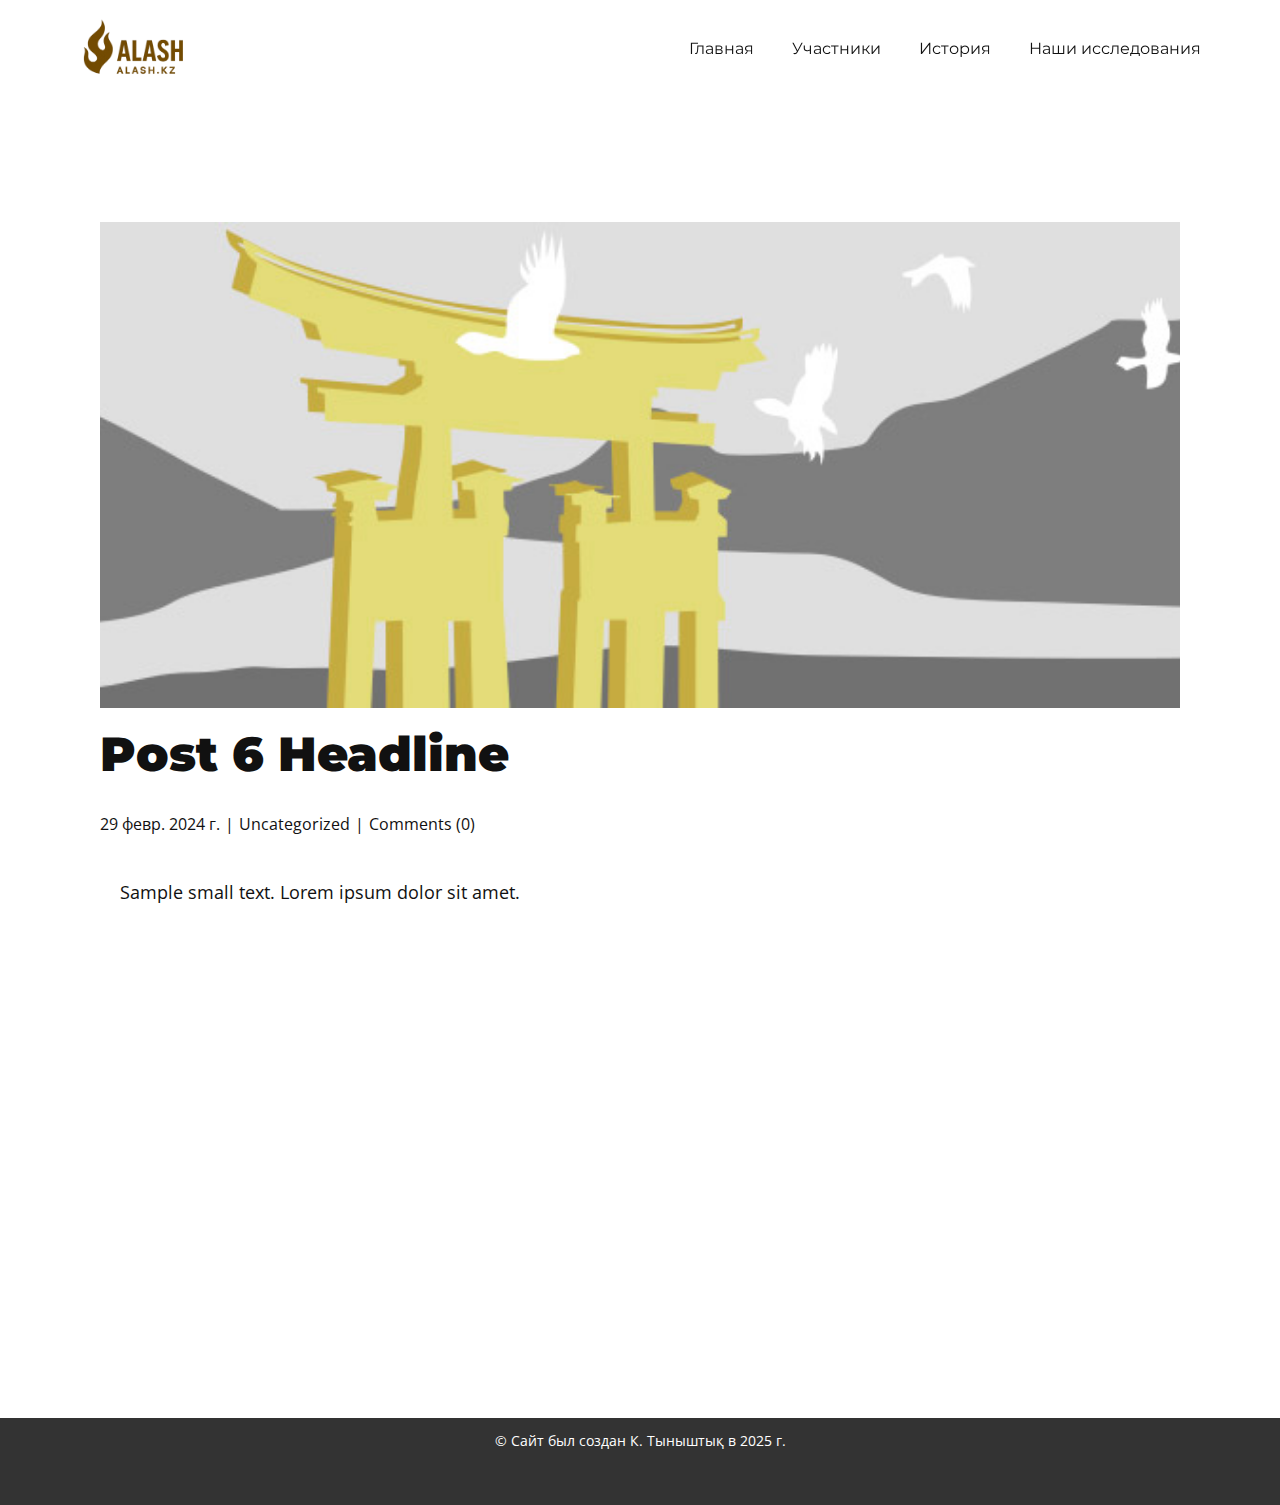
<file: blog/post-5.html>
<!DOCTYPE html>
<html style="font-size: 16px;" lang="ru"><head>
    <meta name="viewport" content="width=device-width, initial-scale=1.0">
    <meta charset="utf-8">
    <meta name="keywords" content="Заголовок 1-го поста">
    <meta name="description" content="">
    <title>Post 6 Headline</title>
    <link rel="stylesheet" href="../nicepage.css" media="screen">
<link rel="stylesheet" href="../Post-Template.css" media="screen">
    <script class="u-script" type="text/javascript" src="../jquery.js" defer=""></script>
    <script class="u-script" type="text/javascript" src="../nicepage.js" defer=""></script>
    <meta name="generator" content="Nicepage 8.0.6, nicepage.com">
    
    
    
    <link id="u-page-google-font" rel="stylesheet" href="https://fonts.googleapis.com/css2?display=swap&amp;family=Roboto:ital,wght@0,100;0,200;0,300;0,400;0,500;0,600;0,700;0,800;0,900;1,100;1,200;1,300;1,400;1,500;1,600;1,700;1,800;1,900&amp;family=Open+Sans:ital,wght@0,300;0,400;0,500;0,600;0,700;0,800;1,300;1,400;1,500;1,600;1,700;1,800&amp;family=Montserrat:ital,wght@0,100;0,200;0,300;0,400;0,500;0,600;0,700;0,800;0,900;1,100;1,200;1,300;1,400;1,500;1,600;1,700;1,800;1,900">
    <script type="application/ld+json">{
		"@context": "http://schema.org",
		"@type": "Organization",
		"name": "",
		"logo": "images/2025-11-2615_05_33-no-bg-previewcarve.photos.png"
}</script>
    <meta name="theme-color" content="#411ae7">
  <meta data-intl-tel-input-cdn-path="intlTelInput/"></head>
  <body data-path-to-root="./" data-include-products="false" class="u-body u-xl-mode" data-lang="ru"><header class="u-clearfix u-header u-sticky u-sticky-aa72 u-header" id="sec-204b"><div class="u-clearfix u-sheet u-sheet-1">
        <nav class="u-menu u-menu-one-level u-offcanvas u-menu-1" data-responsive-from="MD" role="navigation">
          <div class="menu-collapse u-custom-font u-font-montserrat" style="font-size: 1rem; letter-spacing: 0px; font-weight: 700;">
            <a class="u-button-style u-custom-left-right-menu-spacing u-custom-padding-bottom u-custom-text-active-color u-custom-text-color u-custom-text-hover-color u-custom-top-bottom-menu-spacing u-hamburger-link u-nav-link u-text-active-palette-1-base u-text-hover-palette-3-base u-hamburger-link-1" href="#" tabindex="-1" aria-label="Open menu" aria-controls="4bd5">
              <svg class="u-svg-link" viewBox="0 0 24 24"><use xlink:href="#menu-hamburger"></use></svg>
              <svg class="u-svg-content" version="1.1" id="menu-hamburger" viewBox="0 0 16 16" x="0px" y="0px" xmlns:xlink="http://www.w3.org/1999/xlink" xmlns="http://www.w3.org/2000/svg"><g><rect y="1" width="16" height="2"></rect><rect y="7" width="16" height="2"></rect><rect y="13" width="16" height="2"></rect>
</g></svg>
            </a>
          </div>
          <div class="u-custom-menu u-nav-container">
            <ul class="u-custom-font u-font-montserrat u-nav u-spacing-20 u-unstyled u-nav-1" role="menubar"><li role="none" class="u-nav-item"><a role="menuitem" class="u-button-style u-nav-link u-text-active-palette-3-light-1 u-text-body-color u-text-hover-custom-color-4" href="../" style="padding: 10px 9px;">Главная</a>
</li><li role="none" class="u-nav-item"><a role="menuitem" class="u-button-style u-nav-link u-text-active-palette-3-light-1 u-text-body-color u-text-hover-custom-color-4" href="../Участники.html" style="padding: 10px 9px;">Участники</a>
</li><li role="none" class="u-nav-item"><a role="menuitem" class="u-button-style u-nav-link u-text-active-palette-3-light-1 u-text-body-color u-text-hover-custom-color-4" href="../История.html" style="padding: 10px 9px;">История</a>
</li><li role="none" class="u-nav-item"><a role="menuitem" class="u-button-style u-nav-link u-text-active-palette-3-light-1 u-text-body-color u-text-hover-custom-color-4" href="../Наши-исследования.html" style="padding: 10px 9px;">Наши исследования</a>
</li></ul>
          </div>
          <div class="u-custom-menu u-nav-container-collapse" id="4bd5" role="region" aria-label="Menu panel">
            <div class="u-black u-container-style u-inner-container-layout u-opacity u-opacity-95 u-sidenav">
              <div class="u-inner-container-layout u-sidenav-overflow">
                <div class="u-menu-close" tabindex="-1" aria-label="Close menu"></div>
                <ul class="u-align-center u-nav u-popupmenu-items u-unstyled u-nav-2" role="menubar"><li role="none" class="u-nav-item"><a role="menuitem" class="u-button-style u-nav-link" href="../">Главная</a>
</li><li role="none" class="u-nav-item"><a role="menuitem" class="u-button-style u-nav-link" href="../Участники.html">Участники</a>
</li><li role="none" class="u-nav-item"><a role="menuitem" class="u-button-style u-nav-link" href="../История.html">История</a>
</li><li role="none" class="u-nav-item"><a role="menuitem" class="u-button-style u-nav-link" href="../Наши-исследования.html">Наши исследования</a>
</li></ul>
              </div>
            </div>
            <div class="u-black u-menu-overlay u-opacity u-opacity-70"></div>
          </div>
          <style class="menu-style">@media (max-width: 939px) {
                    [data-responsive-from="MD"] .u-nav-container {
                        display: none;
                    }
                    [data-responsive-from="MD"] .menu-collapse {
                        display: block;
                    }
                }</style>
        </nav>
        <a href="" class="u-image u-logo u-image-1" data-image-width="1280" data-image-height="700">
          <img src="../images/2025-11-2615_05_33-no-bg-previewcarve.photos.png" class="u-logo-image u-logo-image-1">
        </a>
      </div></header>
    <section class="u-align-center u-clearfix u-section-1" id="block-1">
      <div class="u-clearfix u-sheet u-valign-middle-md u-valign-middle-sm u-valign-middle-xs u-sheet-1"><!--post_details--><!--post_details_options_json--><!--{"source":""}--><!--/post_details_options_json--><!--blog_post-->
        <div class="u-container-style u-expanded-width u-post-details u-post-details-1">
          <div class="u-container-layout u-valign-middle u-container-layout-1"><!--blog_post_image-->
            <img alt="" class="u-blog-control u-expanded-width u-image u-image-default u-image-1" src="../images/8ad73f3c.jpeg"><!--/blog_post_image--><!--blog_post_header-->
            <h2 class="u-blog-control u-text u-text-1">Post 6 Headline</h2><!--/blog_post_header--><!--blog_post_metadata-->
            <div class="u-blog-control u-metadata u-metadata-1"><!--blog_post_metadata_date--><span class="u-meta-date u-meta-icon">29 февр. 2024 г.</span><!--/blog_post_metadata_date--><!--blog_post_metadata_category--><span class="u-meta-category u-meta-icon"><a href="/blog/blog.html#/blog-1///">Uncategorized</a></span><!--/blog_post_metadata_category--><!--blog_post_metadata_comments--><span class="u-meta-comments u-meta-icon"><!--blog_post_metadata_comments_content-->Comments (0)<!--/blog_post_metadata_comments_content--></span><!--/blog_post_metadata_comments-->
            </div><!--/blog_post_metadata--><!--blog_post_content-->
            <div class="u-align-justify u-blog-control u-post-content u-text u-text-2 fr-view">
  <p>
    <meta name="viewport" content="width=device-width, initial-scale=1.0">
    <meta charset="utf-8">
    <meta name="keywords" content=""><meta name="description" content="">
    <title></title>
    <link rel="stylesheet" href="/nicepage.css" media="screen" class="u-static-style"><link rel="stylesheet" href="/nicepage.css" media="screen">
    <script class="u-script" type="text/javascript" src="//capp.nicepage.com/assets/jquery-1.9.1.min.js" defer=""></script>
    <script class="u-script" type="text/javascript" src="//capp.nicepage.com/540ccc11cca348721da429c8fb496706df0cc60f/nicepage.js" defer=""></script>
</p><section class="u-clearfix u-valign-top u-block-3d17-1" custom-posts-hash="T" data-section-properties="{&quot;margin&quot;:&quot;none&quot;,&quot;stretch&quot;:true}" data-id="3d17" data-posts-content="[{'images':[],'maps':[],'videos':[],'icons':[],'textWidth':'','textHeight':'','id':1,'headingProp':'h3','textProp':'text'}]" style="min-height: 500px">
  <div class="u-clearfix u-rich-text u-text u-block-3d17-4" data-state="{&quot;margin-top&quot;:{&quot;shouldApplyDefaultMargins&quot;:{&quot;XL&quot;:false,&quot;LG&quot;:false,&quot;MD&quot;:false,&quot;SM&quot;:true,&quot;XS&quot;:true},&quot;parentVerticalAlign&quot;:{&quot;XL&quot;:&quot;top&quot;,&quot;LG&quot;:&quot;top&quot;,&quot;MD&quot;:&quot;top&quot;,&quot;SM&quot;:&quot;top&quot;,&quot;XS&quot;:&quot;top&quot;}},&quot;margin-bottom&quot;:{&quot;shouldApplyDefaultMargins&quot;:{&quot;XL&quot;:false,&quot;LG&quot;:false,&quot;MD&quot;:false,&quot;SM&quot;:true,&quot;XS&quot;:true},&quot;parentVerticalAlign&quot;:{&quot;XL&quot;:&quot;top&quot;,&quot;LG&quot;:&quot;top&quot;,&quot;MD&quot;:&quot;top&quot;,&quot;SM&quot;:&quot;top&quot;,&quot;XS&quot;:&quot;top&quot;}}}" style="padding-left: 20px; padding-right: 20px">
  Sample small text. Lorem ipsum dolor sit amet.
  </div>
  <style data-mode="XL">@media (min-width: 1200px) {
  .u-block-3d17-1 {
    min-height: 500px;
  }
  .u-block-3d17-4 {
    padding-left: 20px;
    padding-right: 20px;
  }
}</style>
  <style data-mode="LG">@media (max-width: 1199px) and (min-width: 992px) {
  .u-block-3d17-1 {
    min-height: 500px;
  }
  .u-block-3d17-4 {
    padding-left: 20px;
    padding-right: 20px;
  }
}</style>
  <style data-mode="MD">@media (max-width: 991px) and (min-width: 768px) {
  .u-block-3d17-1 {
    min-height: 500px;
  }
  .u-block-3d17-4 {
    padding-left: 20px;
    padding-right: 20px;
  }
}</style>
  <style data-mode="SM">@media (max-width: 767px) and (min-width: 576px) {
  .u-block-3d17-1 {
    min-height: 500px;
  }
  .u-block-3d17-4 {
    padding-left: 20px;
    padding-right: 20px;
    margin-top: 60px;
    margin-bottom: 60px;
  }
}</style>
  <style data-mode="XS">@media (max-width: 575px) {
  .u-block-3d17-1 {
    min-height: 500px;
  }
  .u-block-3d17-4 {
    padding-left: 20px;
    padding-right: 20px;
    margin-top: 60px;
    margin-bottom: 60px;
  }
}</style>
</section>
<p></p>
  </div><!--/blog_post_content-->
          </div>
        </div><!--/blog_post--><!--/post_details-->
      </div>
    </section>
    
    
    
    <footer class="u-align-center u-clearfix u-container-align-center u-footer u-grey-80 u-footer" id="sec-9d95"><div class="u-clearfix u-sheet u-valign-middle-lg u-valign-middle-md u-valign-middle-sm u-valign-middle-xs u-sheet-1">
        <p class="u-small-text u-text u-text-variant u-text-1">© Сайт был создан К. Тыныштық в 2025 г. </p>
      </div></footer>
    <section class="u-backlink u-clearfix u-grey-80"></section>
  
</body></html>
</file>
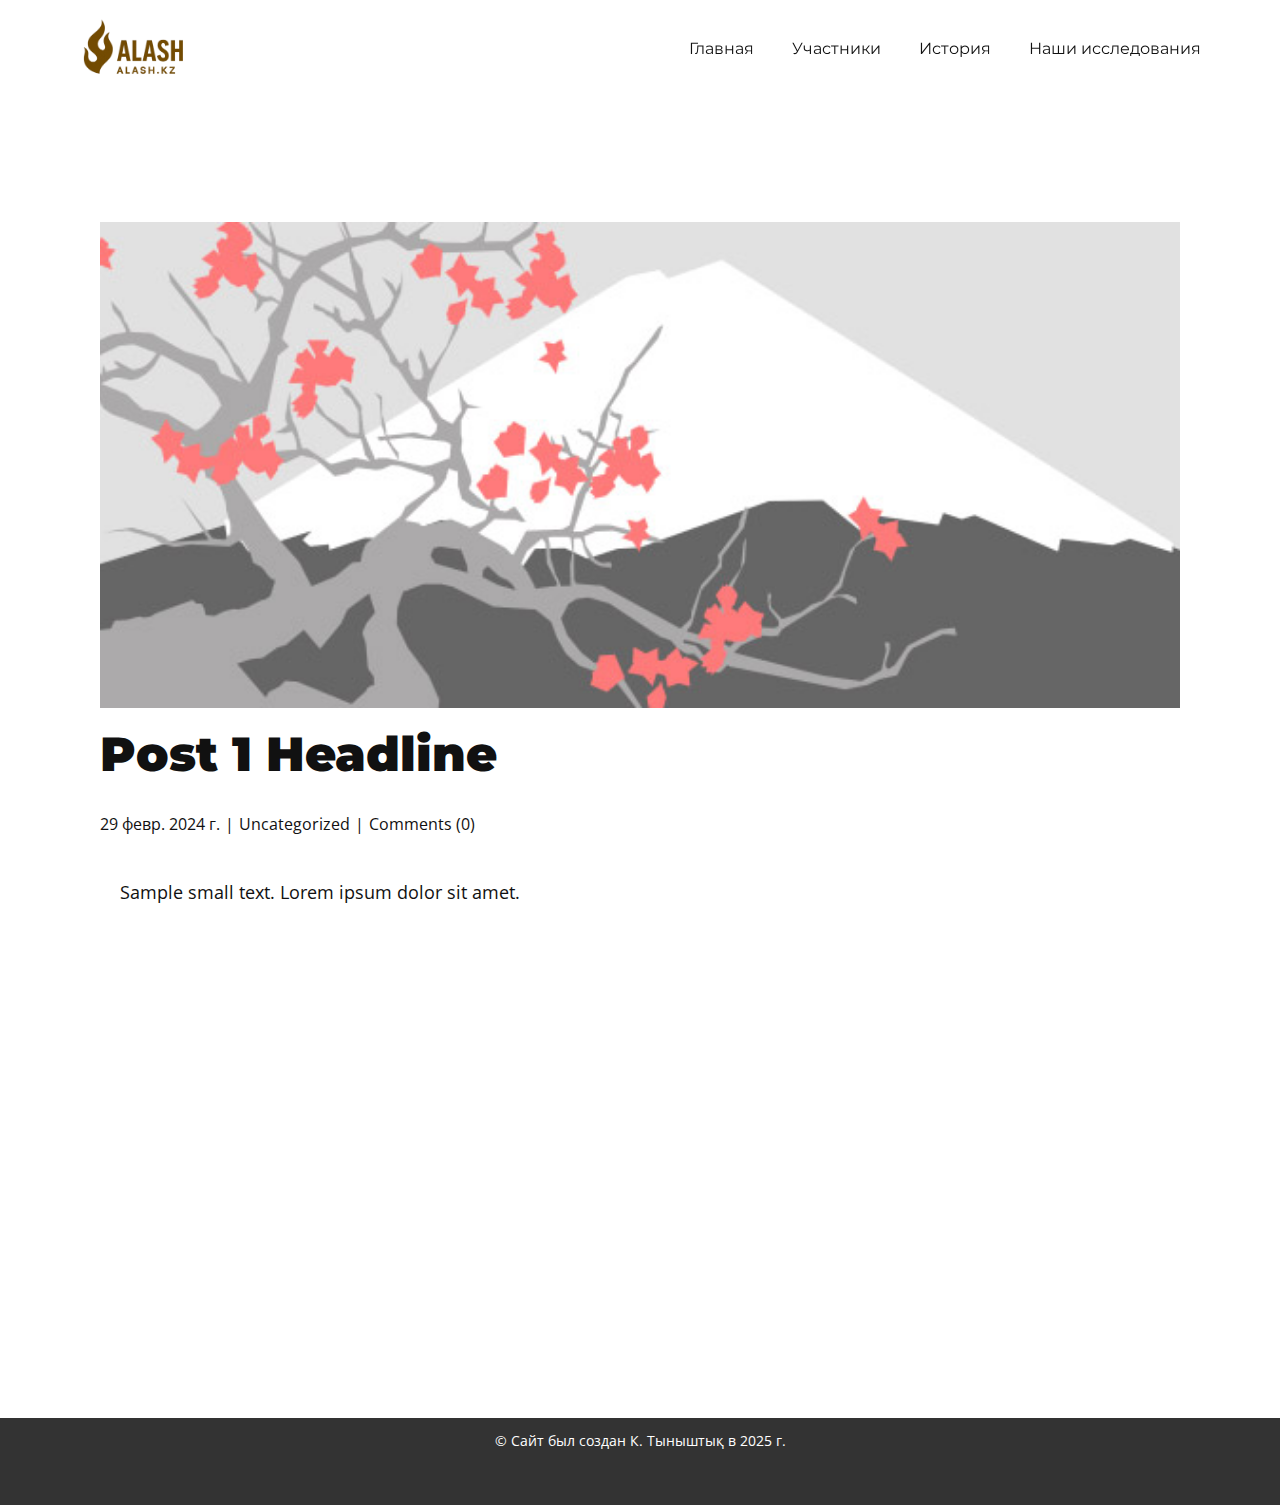
<file: blog/post.html>
<!DOCTYPE html>
<html style="font-size: 16px;" lang="ru"><head>
    <meta name="viewport" content="width=device-width, initial-scale=1.0">
    <meta charset="utf-8">
    <meta name="keywords" content="Заголовок 1-го поста">
    <meta name="description" content="">
    <title>Post 1 Headline</title>
    <link rel="stylesheet" href="../nicepage.css" media="screen">
<link rel="stylesheet" href="../Post-Template.css" media="screen">
    <script class="u-script" type="text/javascript" src="../jquery.js" defer=""></script>
    <script class="u-script" type="text/javascript" src="../nicepage.js" defer=""></script>
    <meta name="generator" content="Nicepage 8.0.6, nicepage.com">
    
    
    
    <link id="u-page-google-font" rel="stylesheet" href="https://fonts.googleapis.com/css2?display=swap&amp;family=Roboto:ital,wght@0,100;0,200;0,300;0,400;0,500;0,600;0,700;0,800;0,900;1,100;1,200;1,300;1,400;1,500;1,600;1,700;1,800;1,900&amp;family=Open+Sans:ital,wght@0,300;0,400;0,500;0,600;0,700;0,800;1,300;1,400;1,500;1,600;1,700;1,800&amp;family=Montserrat:ital,wght@0,100;0,200;0,300;0,400;0,500;0,600;0,700;0,800;0,900;1,100;1,200;1,300;1,400;1,500;1,600;1,700;1,800;1,900">
    <script type="application/ld+json">{
		"@context": "http://schema.org",
		"@type": "Organization",
		"name": "",
		"logo": "images/2025-11-2615_05_33-no-bg-previewcarve.photos.png"
}</script>
    <meta name="theme-color" content="#411ae7">
  <meta data-intl-tel-input-cdn-path="intlTelInput/"></head>
  <body data-path-to-root="./" data-include-products="false" class="u-body u-xl-mode" data-lang="ru"><header class="u-clearfix u-header u-sticky u-sticky-aa72 u-header" id="sec-204b"><div class="u-clearfix u-sheet u-sheet-1">
        <nav class="u-menu u-menu-one-level u-offcanvas u-menu-1" data-responsive-from="MD" role="navigation">
          <div class="menu-collapse u-custom-font u-font-montserrat" style="font-size: 1rem; letter-spacing: 0px; font-weight: 700;">
            <a class="u-button-style u-custom-left-right-menu-spacing u-custom-padding-bottom u-custom-text-active-color u-custom-text-color u-custom-text-hover-color u-custom-top-bottom-menu-spacing u-hamburger-link u-nav-link u-text-active-palette-1-base u-text-hover-palette-3-base u-hamburger-link-1" href="#" tabindex="-1" aria-label="Open menu" aria-controls="4bd5">
              <svg class="u-svg-link" viewBox="0 0 24 24"><use xlink:href="#menu-hamburger"></use></svg>
              <svg class="u-svg-content" version="1.1" id="menu-hamburger" viewBox="0 0 16 16" x="0px" y="0px" xmlns:xlink="http://www.w3.org/1999/xlink" xmlns="http://www.w3.org/2000/svg"><g><rect y="1" width="16" height="2"></rect><rect y="7" width="16" height="2"></rect><rect y="13" width="16" height="2"></rect>
</g></svg>
            </a>
          </div>
          <div class="u-custom-menu u-nav-container">
            <ul class="u-custom-font u-font-montserrat u-nav u-spacing-20 u-unstyled u-nav-1" role="menubar"><li role="none" class="u-nav-item"><a role="menuitem" class="u-button-style u-nav-link u-text-active-palette-3-light-1 u-text-body-color u-text-hover-custom-color-4" href="../" style="padding: 10px 9px;">Главная</a>
</li><li role="none" class="u-nav-item"><a role="menuitem" class="u-button-style u-nav-link u-text-active-palette-3-light-1 u-text-body-color u-text-hover-custom-color-4" href="../Участники.html" style="padding: 10px 9px;">Участники</a>
</li><li role="none" class="u-nav-item"><a role="menuitem" class="u-button-style u-nav-link u-text-active-palette-3-light-1 u-text-body-color u-text-hover-custom-color-4" href="../История.html" style="padding: 10px 9px;">История</a>
</li><li role="none" class="u-nav-item"><a role="menuitem" class="u-button-style u-nav-link u-text-active-palette-3-light-1 u-text-body-color u-text-hover-custom-color-4" href="../Наши-исследования.html" style="padding: 10px 9px;">Наши исследования</a>
</li></ul>
          </div>
          <div class="u-custom-menu u-nav-container-collapse" id="4bd5" role="region" aria-label="Menu panel">
            <div class="u-black u-container-style u-inner-container-layout u-opacity u-opacity-95 u-sidenav">
              <div class="u-inner-container-layout u-sidenav-overflow">
                <div class="u-menu-close" tabindex="-1" aria-label="Close menu"></div>
                <ul class="u-align-center u-nav u-popupmenu-items u-unstyled u-nav-2" role="menubar"><li role="none" class="u-nav-item"><a role="menuitem" class="u-button-style u-nav-link" href="../">Главная</a>
</li><li role="none" class="u-nav-item"><a role="menuitem" class="u-button-style u-nav-link" href="../Участники.html">Участники</a>
</li><li role="none" class="u-nav-item"><a role="menuitem" class="u-button-style u-nav-link" href="../История.html">История</a>
</li><li role="none" class="u-nav-item"><a role="menuitem" class="u-button-style u-nav-link" href="../Наши-исследования.html">Наши исследования</a>
</li></ul>
              </div>
            </div>
            <div class="u-black u-menu-overlay u-opacity u-opacity-70"></div>
          </div>
          <style class="menu-style">@media (max-width: 939px) {
                    [data-responsive-from="MD"] .u-nav-container {
                        display: none;
                    }
                    [data-responsive-from="MD"] .menu-collapse {
                        display: block;
                    }
                }</style>
        </nav>
        <a href="" class="u-image u-logo u-image-1" data-image-width="1280" data-image-height="700">
          <img src="../images/2025-11-2615_05_33-no-bg-previewcarve.photos.png" class="u-logo-image u-logo-image-1">
        </a>
      </div></header>
    <section class="u-align-center u-clearfix u-section-1" id="block-1">
      <div class="u-clearfix u-sheet u-valign-middle-md u-valign-middle-sm u-valign-middle-xs u-sheet-1"><!--post_details--><!--post_details_options_json--><!--{"source":""}--><!--/post_details_options_json--><!--blog_post-->
        <div class="u-container-style u-expanded-width u-post-details u-post-details-1">
          <div class="u-container-layout u-valign-middle u-container-layout-1"><!--blog_post_image-->
            <img alt="" class="u-blog-control u-expanded-width u-image u-image-default u-image-1" src="../images/0fd3416c.jpeg"><!--/blog_post_image--><!--blog_post_header-->
            <h2 class="u-blog-control u-text u-text-1">Post 1 Headline</h2><!--/blog_post_header--><!--blog_post_metadata-->
            <div class="u-blog-control u-metadata u-metadata-1"><!--blog_post_metadata_date--><span class="u-meta-date u-meta-icon">29 февр. 2024 г.</span><!--/blog_post_metadata_date--><!--blog_post_metadata_category--><span class="u-meta-category u-meta-icon"><a href="/blog/blog.html#/blog-1///">Uncategorized</a></span><!--/blog_post_metadata_category--><!--blog_post_metadata_comments--><span class="u-meta-comments u-meta-icon"><!--blog_post_metadata_comments_content-->Comments (0)<!--/blog_post_metadata_comments_content--></span><!--/blog_post_metadata_comments-->
            </div><!--/blog_post_metadata--><!--blog_post_content-->
            <div class="u-align-justify u-blog-control u-post-content u-text u-text-2 fr-view">
  <p>
    <meta name="viewport" content="width=device-width, initial-scale=1.0">
    <meta charset="utf-8">
    <meta name="keywords" content=""><meta name="description" content="">
    <title></title>
    <link rel="stylesheet" href="/nicepage.css" media="screen" class="u-static-style"><link rel="stylesheet" href="/nicepage.css" media="screen">
    <script class="u-script" type="text/javascript" src="//capp.nicepage.com/assets/jquery-1.9.1.min.js" defer=""></script>
    <script class="u-script" type="text/javascript" src="//capp.nicepage.com/540ccc11cca348721da429c8fb496706df0cc60f/nicepage.js" defer=""></script>
</p><section class="u-clearfix u-valign-top u-block-5026-1" custom-posts-hash="T" data-section-properties="{&quot;margin&quot;:&quot;none&quot;,&quot;stretch&quot;:true}" data-id="5026" data-posts-content="[{'images':[],'maps':[],'videos':[],'icons':[],'textWidth':'','textHeight':'','id':1,'headingProp':'h3','textProp':'text'}]" style="min-height: 500px">
  <div class="u-clearfix u-rich-text u-text u-block-5026-4" data-state="{&quot;margin-top&quot;:{&quot;shouldApplyDefaultMargins&quot;:{&quot;XL&quot;:false,&quot;LG&quot;:false,&quot;MD&quot;:false,&quot;SM&quot;:true,&quot;XS&quot;:true},&quot;parentVerticalAlign&quot;:{&quot;XL&quot;:&quot;top&quot;,&quot;LG&quot;:&quot;top&quot;,&quot;MD&quot;:&quot;top&quot;,&quot;SM&quot;:&quot;top&quot;,&quot;XS&quot;:&quot;top&quot;}},&quot;margin-bottom&quot;:{&quot;shouldApplyDefaultMargins&quot;:{&quot;XL&quot;:false,&quot;LG&quot;:false,&quot;MD&quot;:false,&quot;SM&quot;:true,&quot;XS&quot;:true},&quot;parentVerticalAlign&quot;:{&quot;XL&quot;:&quot;top&quot;,&quot;LG&quot;:&quot;top&quot;,&quot;MD&quot;:&quot;top&quot;,&quot;SM&quot;:&quot;top&quot;,&quot;XS&quot;:&quot;top&quot;}}}" style="padding-left: 20px; padding-right: 20px">
  Sample small text. Lorem ipsum dolor sit amet.
  </div>
  <style data-mode="XL">@media (min-width: 1200px) {
  .u-block-5026-1 {
    min-height: 500px;
  }
  .u-block-5026-4 {
    padding-left: 20px;
    padding-right: 20px;
  }
}</style>
  <style data-mode="LG">@media (max-width: 1199px) and (min-width: 992px) {
  .u-block-5026-1 {
    min-height: 500px;
  }
  .u-block-5026-4 {
    padding-left: 20px;
    padding-right: 20px;
  }
}</style>
  <style data-mode="MD">@media (max-width: 991px) and (min-width: 768px) {
  .u-block-5026-1 {
    min-height: 500px;
  }
  .u-block-5026-4 {
    padding-left: 20px;
    padding-right: 20px;
  }
}</style>
  <style data-mode="SM">@media (max-width: 767px) and (min-width: 576px) {
  .u-block-5026-1 {
    min-height: 500px;
  }
  .u-block-5026-4 {
    padding-left: 20px;
    padding-right: 20px;
    margin-top: 60px;
    margin-bottom: 60px;
  }
}</style>
  <style data-mode="XS">@media (max-width: 575px) {
  .u-block-5026-1 {
    min-height: 500px;
  }
  .u-block-5026-4 {
    padding-left: 20px;
    padding-right: 20px;
    margin-top: 60px;
    margin-bottom: 60px;
  }
}</style>
</section>
<p></p>
  </div><!--/blog_post_content-->
          </div>
        </div><!--/blog_post--><!--/post_details-->
      </div>
    </section>
    
    
    
    <footer class="u-align-center u-clearfix u-container-align-center u-footer u-grey-80 u-footer" id="sec-9d95"><div class="u-clearfix u-sheet u-valign-middle-lg u-valign-middle-md u-valign-middle-sm u-valign-middle-xs u-sheet-1">
        <p class="u-small-text u-text u-text-variant u-text-1">© Сайт был создан К. Тыныштық в 2025 г. </p>
      </div></footer>
    <section class="u-backlink u-clearfix u-grey-80"></section>
  
</body></html>
</file>
